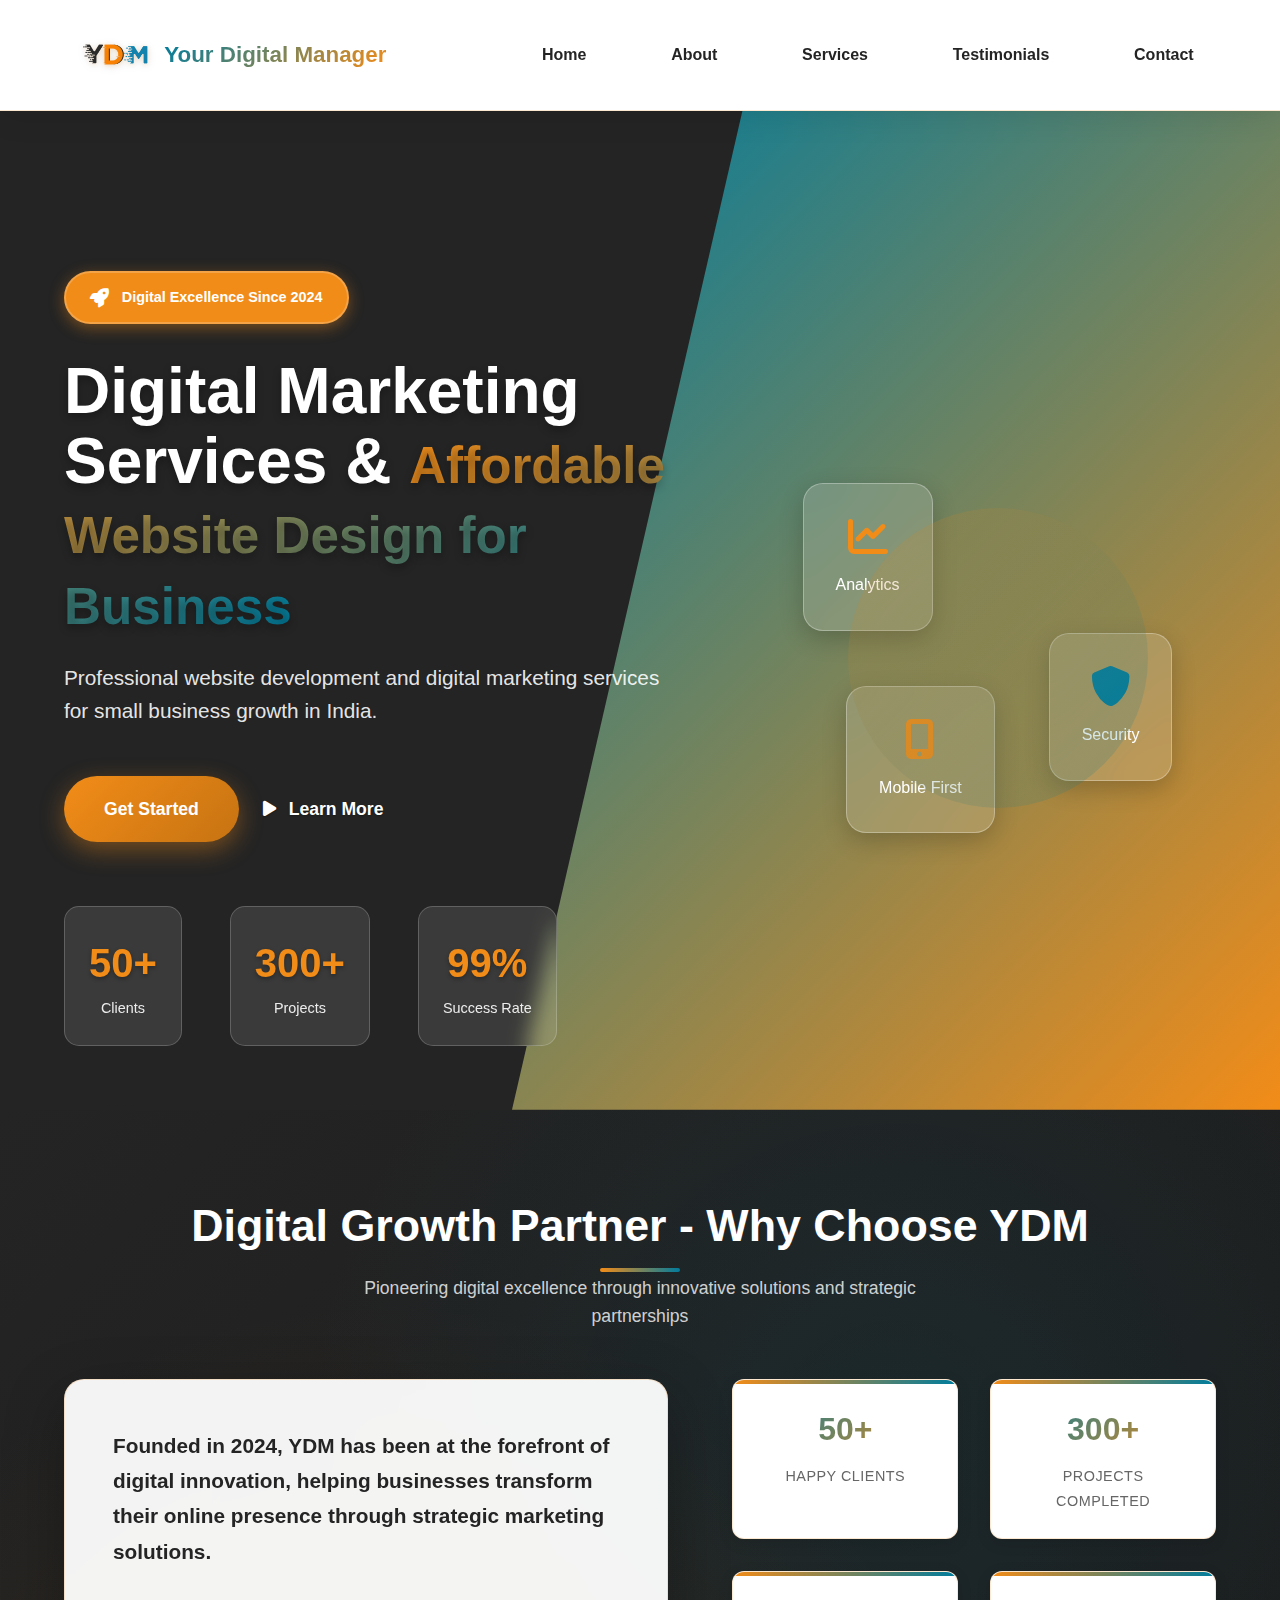
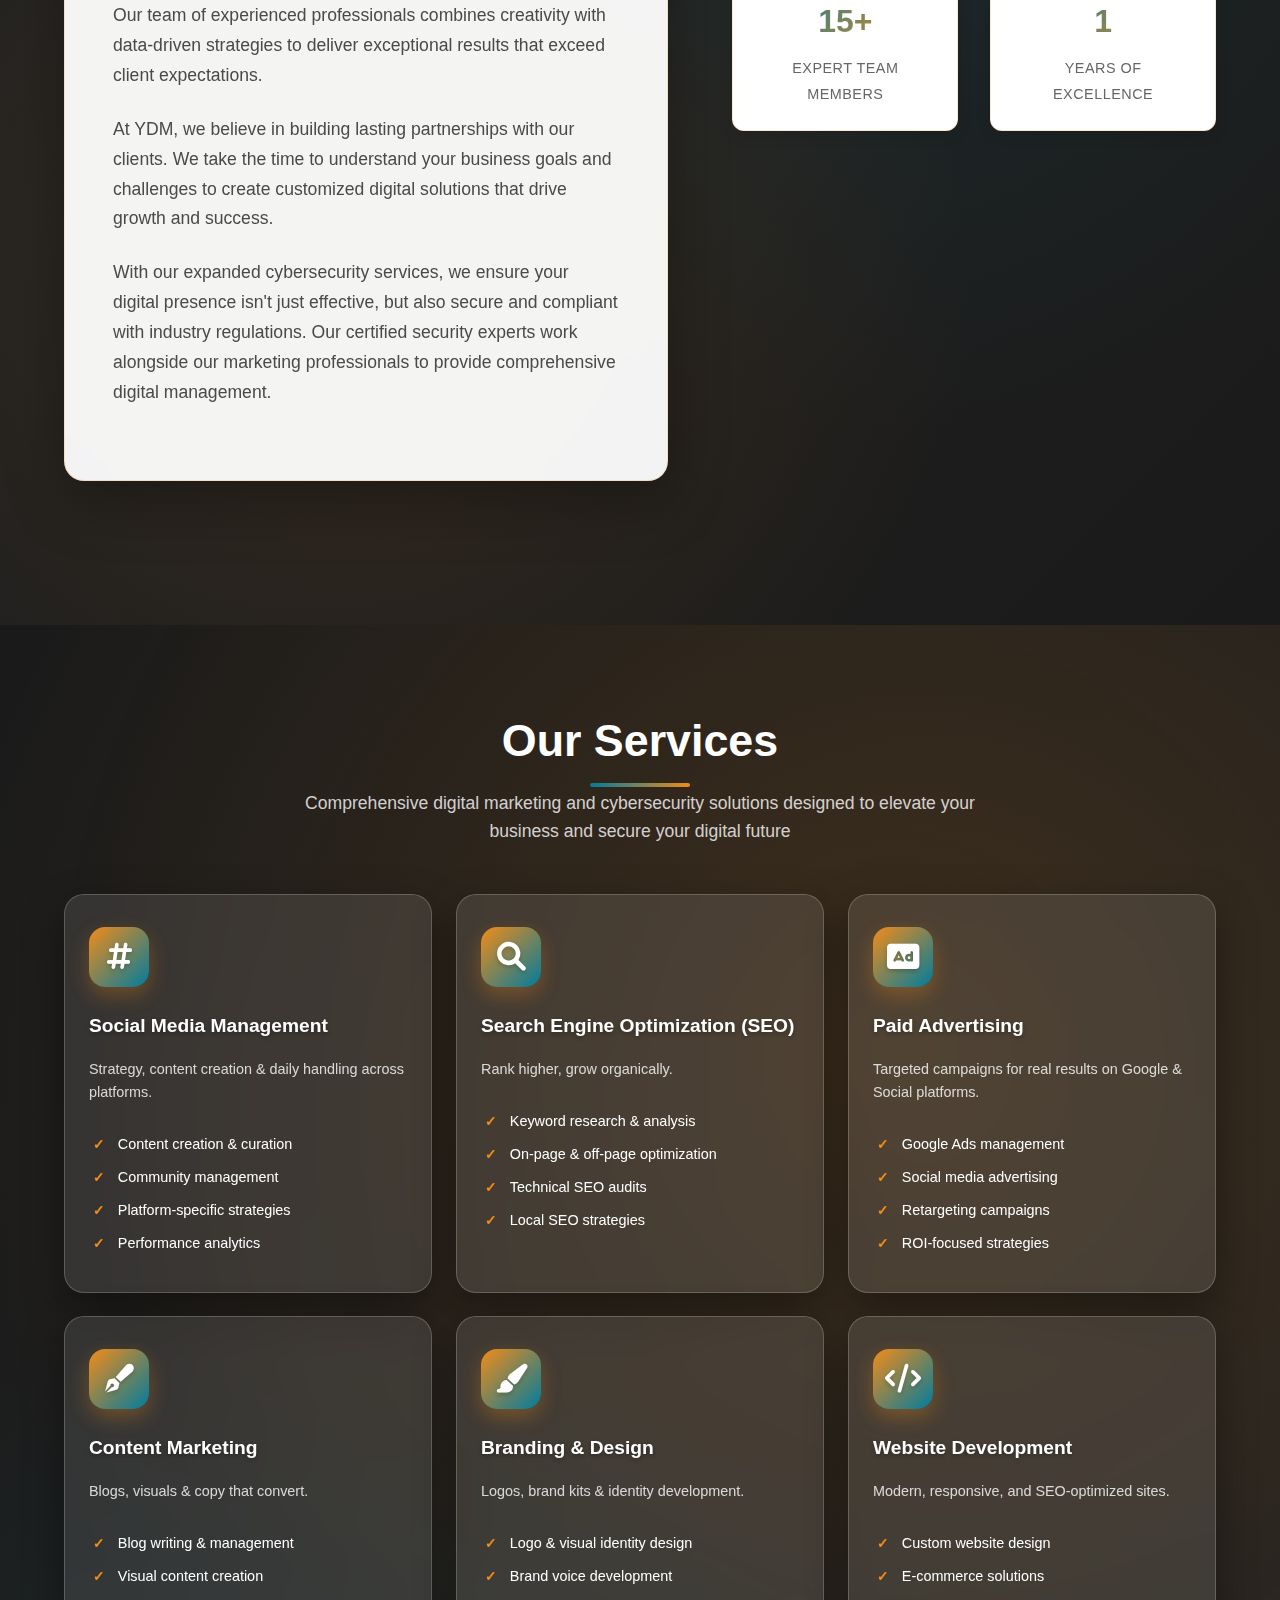
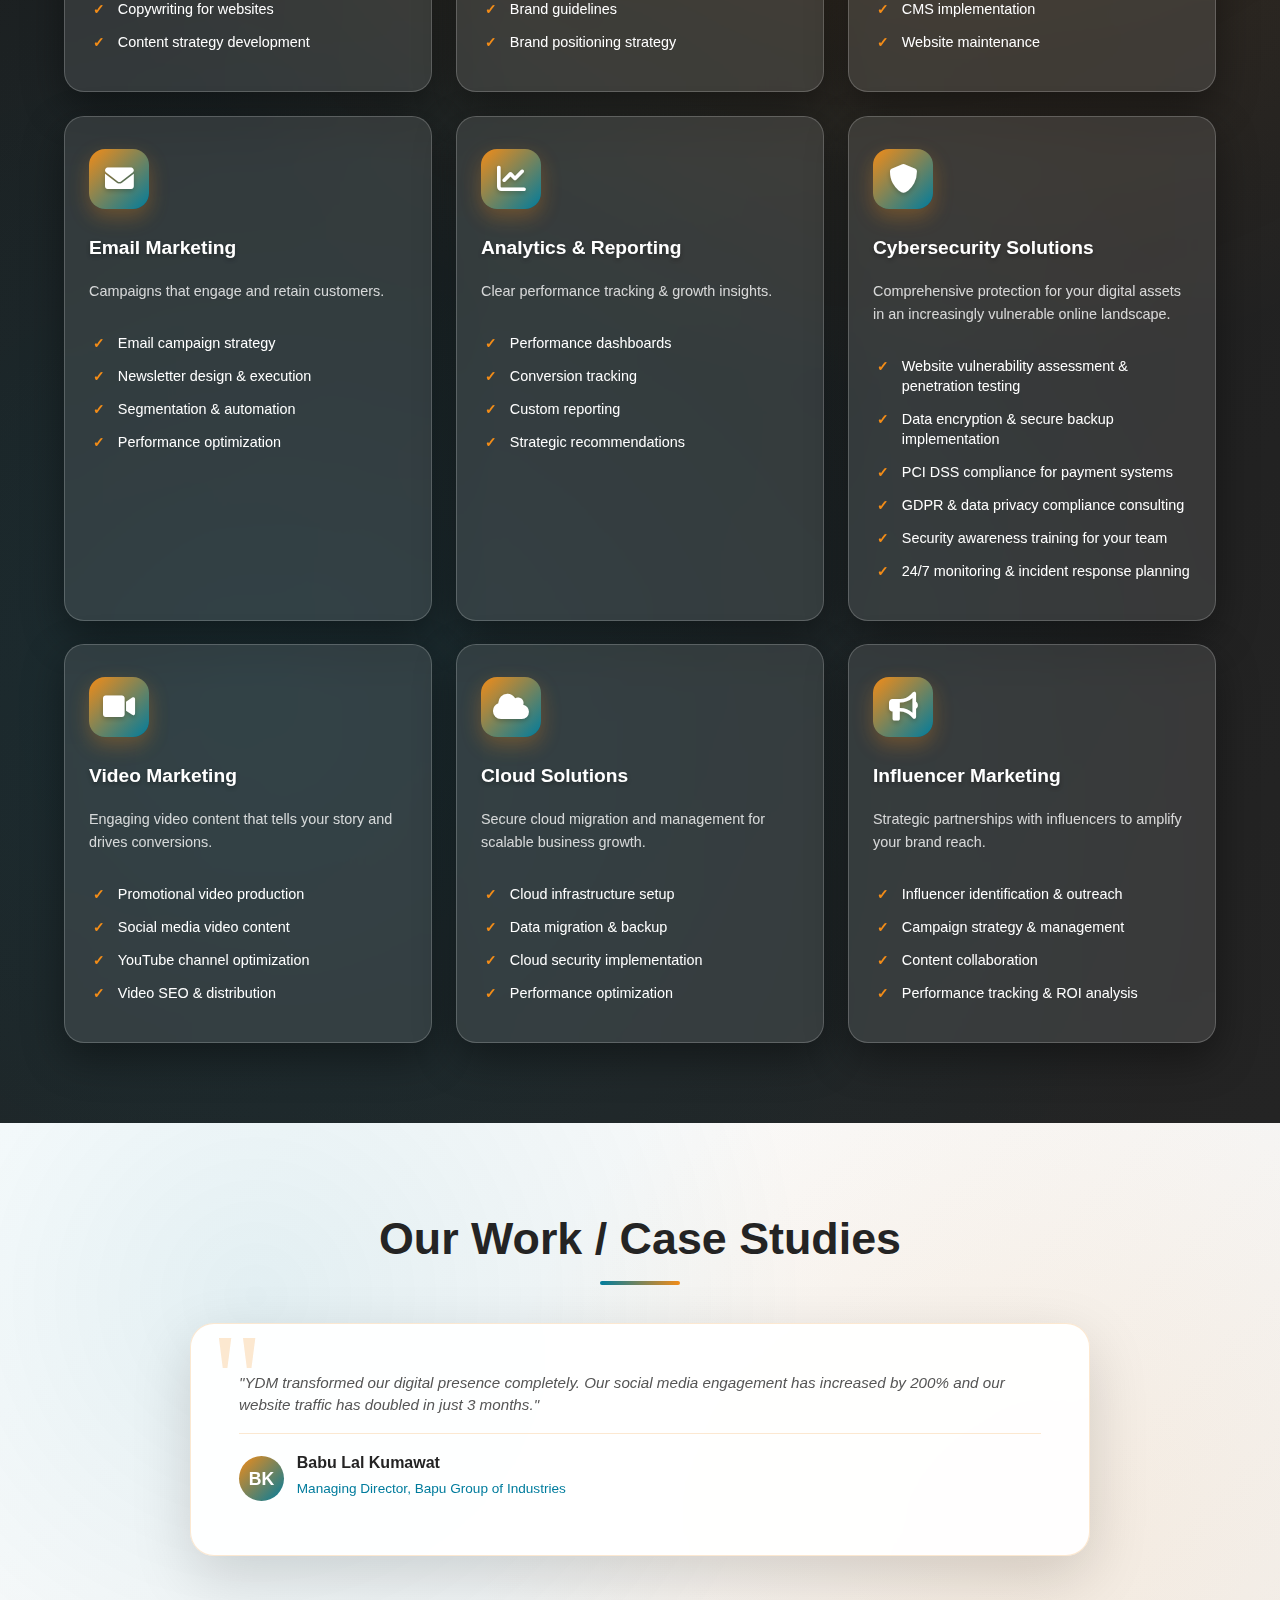
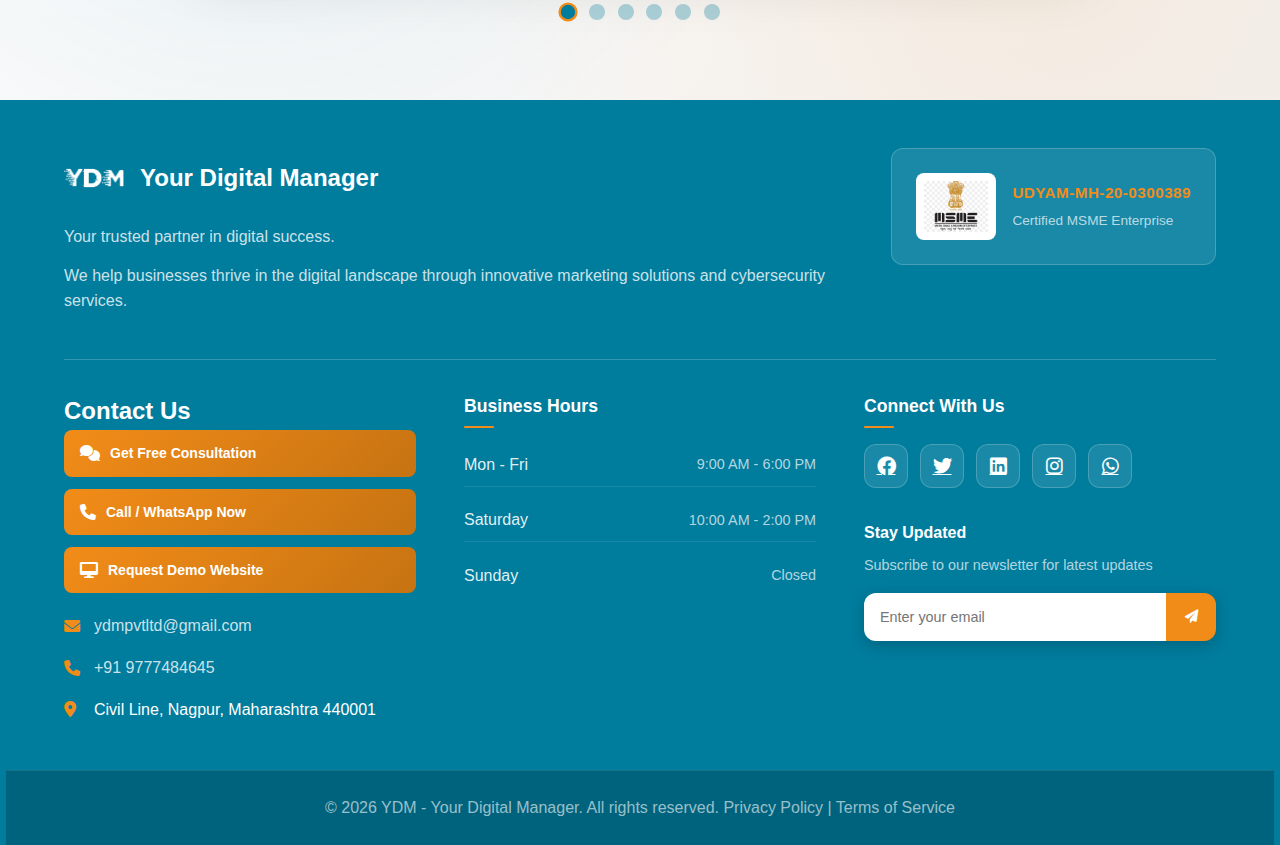
<file: index.html>
<!DOCTYPE html>
<html lang="en">
<head>
    <meta charset="UTF-8">
    <meta name="viewport" content="width=device-width, initial-scale=1.0">
    <title>Digital Marketing Services | Website Development Company - YDM</title>
    <meta name="description" content="YDM offers affordable website design and digital marketing services for small business in India. Your trusted digital growth partner.">
    <meta name="keywords" content="digital marketing, digital manager, web development, SEO, social media management, cybersecurity, Nagpur, Maharashtra, website design, online marketing, digital transformation">
    <meta name="author" content="YDM - Your Digital Manager">
    <meta name="robots" content="index, follow">
    <link rel="canonical" href="https://yourdigitalmanager.xyz">
    
    <!-- Open Graph / Facebook / WhatsApp Meta Tags -->
    <meta property="og:title" content="YDM - Your Digital Manager | Digital Marketing & Cybersecurity Solutions">
    <meta property="og:description" content="Transform your digital presence with YDM's comprehensive digital marketing, website development, and cybersecurity solutions. Professional services in Nagpur, Maharashtra.">
    <meta property="og:image" content="https://yourdigitalmanager.xyz/image/Logo.png">
    <meta property="og:image:alt" content="YDM - Your Digital Manager Logo">
    <meta property="og:image:width" content="1200">
    <meta property="og:image:height" content="630">
    <meta property="og:url" content="https://yourdigitalmanager.xyz">
    <meta property="og:type" content="website">
    <meta property="og:site_name" content="YDM - Your Digital Manager">
    <meta property="og:locale" content="en_IN">
    <meta property="fb:app_id" content="">
    <meta property="article:author" content="YDM - Your Digital Manager">
    <meta property="article:publisher" content="https://www.facebook.com/profile.php?id=61583702605677">
    
    <!-- Twitter Card Meta Tags -->
    <meta name="twitter:card" content="summary_large_image">
    <meta name="twitter:title" content="YDM - Your Digital Manager | Digital Marketing Solutions">
    <meta name="twitter:description" content="Transform your digital presence with comprehensive digital marketing, website development, and cybersecurity solutions in Nagpur.">
    <meta name="twitter:image" content="https://yourdigitalmanager.xyz/image/Logo.png">
    <meta name="twitter:image:alt" content="YDM - Your Digital Manager Logo">
    
    <!-- Additional SEO Meta Tags -->
    <meta name="theme-color" content="#667eea">
    <meta name="msapplication-TileColor" content="#667eea">
    <meta name="application-name" content="YDM - Your Digital Manager">
    <meta name="apple-mobile-web-app-title" content="YDM">
    <meta name="apple-mobile-web-app-capable" content="yes">
    <meta name="apple-mobile-web-app-status-bar-style" content="default">
    <meta name="mobile-web-app-capable" content="yes">
    <meta name="format-detection" content="telephone=no">
    <link rel="preconnect" href="https://fonts.googleapis.com">
    <link rel="preconnect" href="https://fonts.gstatic.com" crossorigin>
    <link rel="icon" type="image/png" href="image/Logo.png">
    <link rel="apple-touch-icon" href="image/Logo.png">
    <!-- Stylesheets -->
    <link rel="stylesheet" href="styles.css">
    <link rel="stylesheet" href="https://cdnjs.cloudflare.com/ajax/libs/font-awesome/6.0.0/css/all.min.css">
    
    <!-- Schema.org structured data -->
    <script type="application/ld+json">
    {
      "@context": "https://schema.org",
      "@type": "ProfessionalService",
      "name": "Your Digital Manager",
      "image": "https://yourdigitalmanager.xyz/image/Logo.png",
      "url": "https://yourdigitalmanager.xyz",
      "telephone": "+91 9777484645",
      "address": {
        "@type": "PostalAddress",
        "streetAddress": "Civil Line",
        "addressLocality": "Nagpur",
        "addressRegion": "Maharashtra",
        "postalCode": "440001",
        "addressCountry": "IN"
      },
      "geo": {
        "@type": "GeoCoordinates",
        "latitude": 21.1458,
        "longitude": 79.0882
      },
      "openingHoursSpecification": [
        {
          "@type": "OpeningHoursSpecification",
          "dayOfWeek": ["Monday", "Tuesday", "Wednesday", "Thursday", "Friday"],
          "opens": "09:00",
          "closes": "18:00"
        },
        {
          "@type": "OpeningHoursSpecification",
          "dayOfWeek": "Saturday",
          "opens": "10:00",
          "closes": "14:00"
        }
      ],
      "sameAs": [
        "https://www.facebook.com/profile.php?id=61583702605677",
        "https://x.com/ydm_yourdigital",
        "https://www.instagram.com/your.digital.manager/",
        "https://linkedin.com/company/your-digital-manager"
      ]
    }
    </script>
</head>
<body>
    <header id="home" class="modern-header">
        <nav aria-label="Main Navigation">
            <div class="nav__brand">
                <a href="#home" class="logo">
                    <img src="image/Logo.png" alt="Digital Marketing Services & Website Development Company - YDM" class="logo__image">
                    <div class="logo__text-wrapper">
                        <span class="logo__text">Your Digital Manager</span>
                    </div>
                </a>
            </div>
            <div class="nav-links">
                <a href="#home">Home</a>
                <a href="#about">About</a>
                <a href="#services">Services</a>
                <a href="#testimonials">Testimonials</a>
                <a href="#contact">Contact</a>
            </div>
            <div class="menu-btn" aria-label="Mobile Menu Button">
                <i class="fas fa-bars" aria-hidden="true"></i>
            </div>
        </nav>
        <div class="hero">
            <div class="hero-content">
                <div class="hero-badge">
                    <i class="fas fa-rocket"></i>
                    <span>Digital Excellence Since 2024</span>
                </div>
                <h1>Digital Marketing Services & <span class="highlight">Affordable Website Design for Business</span></h1>
                <p class="tagline">Professional website development and digital marketing services for small business growth in India.</p>
                <div class="hero-buttons">
                    <a href="#services" class="cta-primary">Get Started</a>
                    <a href="#about" class="cta-secondary">
                        <i class="fas fa-play"></i>
                        Learn More
                    </a>
                </div>
                <div class="hero-stats">
                    <div class="stat">
                        <span class="number">50+</span>
                        <span class="label">Clients</span>
                    </div>
                    <div class="stat">
                        <span class="number">300+</span>
                        <span class="label">Projects</span>
                    </div>
                    <div class="stat">
                        <span class="number">99%</span>
                        <span class="label">Success Rate</span>
                    </div>
                </div>
            </div>
            <div class="hero-visual">
                <div class="floating-card card-1">
                    <i class="fas fa-chart-line"></i>
                    <span>Analytics</span>
                </div>
                <div class="floating-card card-2">
                    <i class="fas fa-shield-alt"></i>
                    <span>Security</span>
                </div>
                <div class="floating-card card-3">
                    <i class="fas fa-mobile-alt"></i>
                    <span>Mobile First</span>
                </div>
                <div class="hero-shape"></div>
            </div>
        </div>
    </header>

    <main id="main-content">
        <section id="about" class="about">
            <div class="container">
                <h2>Digital Growth Partner - Why Choose YDM</h2>
                <p class="about-subtitle">Pioneering digital excellence through innovative solutions and strategic partnerships</p>
                <div class="about-content">
                    <div class="about-text">
                        <p>Founded in 2024, YDM has been at the forefront of digital innovation, helping businesses transform their online presence through strategic marketing solutions.</p>
                        <p>Our team of experienced professionals combines creativity with data-driven strategies to deliver exceptional results that exceed client expectations.</p>
                        <p>At YDM, we believe in building lasting partnerships with our clients. We take the time to understand your business goals and challenges to create customized digital solutions that drive growth and success.</p>
                        <p>With our expanded cybersecurity services, we ensure your digital presence isn't just effective, but also secure and compliant with industry regulations. Our certified security experts work alongside our marketing professionals to provide comprehensive digital management.</p>
                    </div>
                    <div class="about-stats">
                        <div class="stat-item">
                            <span class="stat-number">50+</span>
                            <span class="stat-label">Happy Clients</span>
                        </div>
                        <div class="stat-item">
                            <span class="stat-number">300+</span>
                            <span class="stat-label">Projects Completed</span>
                        </div>
                        <div class="stat-item">
                            <span class="stat-number">15+</span>
                            <span class="stat-label">Expert Team Members</span>
                        </div>
                        <div class="stat-item">
                            <span class="stat-number">1</span>
                            <span class="stat-label">Years of Excellence</span>
                        </div>
                    </div>
                </div>
            </div>
        </section>

        <section id="services" class="services">
            <div class="container">
                <h2>Our Services</h2>
                <p class="section-description">Comprehensive digital marketing and cybersecurity solutions designed to elevate your business and secure your digital future</p>
                <div class="services-grid">
                    <article class="service-card" itemscope itemtype="https://schema.org/Service">
                        <div class="service-icon">
                            <i class="fas fa-hashtag" aria-hidden="true"></i>
                        </div>
                        <h3 itemprop="name">Social Media Management</h3>
                        <p itemprop="description">Strategy, content creation & daily handling across platforms.</p>
                        <ul class="service-features">
                            <li>Content creation & curation</li>
                            <li>Community management</li>
                            <li>Platform-specific strategies</li>
                            <li>Performance analytics</li>
                        </ul>
                    </article>
                    <article class="service-card" itemscope itemtype="https://schema.org/Service">
                        <div class="service-icon">
                            <i class="fas fa-search" aria-hidden="true"></i>
                        </div>
                        <h3 itemprop="name">Search Engine Optimization (SEO)</h3>
                        <p itemprop="description">Rank higher, grow organically.</p>
                        <ul class="service-features">
                            <li>Keyword research & analysis</li>
                            <li>On-page & off-page optimization</li>
                            <li>Technical SEO audits</li>
                            <li>Local SEO strategies</li>
                        </ul>
                    </article>
                    <article class="service-card" itemscope itemtype="https://schema.org/Service">
                        <div class="service-icon">
                            <i class="fas fa-ad" aria-hidden="true"></i>
                        </div>
                        <h3 itemprop="name">Paid Advertising</h3>
                        <p itemprop="description">Targeted campaigns for real results on Google & Social platforms.</p>
                        <ul class="service-features">
                            <li>Google Ads management</li>
                            <li>Social media advertising</li>
                            <li>Retargeting campaigns</li>
                            <li>ROI-focused strategies</li>
                        </ul>
                    </article>
                    <article class="service-card" itemscope itemtype="https://schema.org/Service">
                        <div class="service-icon">
                            <i class="fas fa-pen-fancy" aria-hidden="true"></i>
                        </div>
                        <h3 itemprop="name">Content Marketing</h3>
                        <p itemprop="description">Blogs, visuals & copy that convert.</p>
                        <ul class="service-features">
                            <li>Blog writing & management</li>
                            <li>Visual content creation</li>
                            <li>Copywriting for websites</li>
                            <li>Content strategy development</li>
                        </ul>
                    </article>
                    <article class="service-card" itemscope itemtype="https://schema.org/Service">
                        <div class="service-icon">
                            <i class="fas fa-paint-brush" aria-hidden="true"></i>
                        </div>
                        <h3 itemprop="name">Branding & Design</h3>
                        <p itemprop="description">Logos, brand kits & identity development.</p>
                        <ul class="service-features">
                            <li>Logo & visual identity design</li>
                            <li>Brand voice development</li>
                            <li>Brand guidelines</li>
                            <li>Brand positioning strategy</li>
                        </ul>
                    </article>
                    <article class="service-card" itemscope itemtype="https://schema.org/Service">
                        <div class="service-icon">
                            <i class="fas fa-code" aria-hidden="true"></i>
                        </div>
                        <h3 itemprop="name">Website Development</h3>
                        <p itemprop="description">Modern, responsive, and SEO-optimized sites.</p>
                        <ul class="service-features">
                            <li>Custom website design</li>
                            <li>E-commerce solutions</li>
                            <li>CMS implementation</li>
                            <li>Website maintenance</li>
                        </ul>
                    </article>
                    <article class="service-card" itemscope itemtype="https://schema.org/Service">
                        <div class="service-icon">
                            <i class="fas fa-envelope" aria-hidden="true"></i>
                        </div>
                        <h3 itemprop="name">Email Marketing</h3>
                        <p itemprop="description">Campaigns that engage and retain customers.</p>
                        <ul class="service-features">
                            <li>Email campaign strategy</li>
                            <li>Newsletter design & execution</li>
                            <li>Segmentation & automation</li>
                            <li>Performance optimization</li>
                        </ul>
                    </article>
                    <article class="service-card" itemscope itemtype="https://schema.org/Service">
                        <div class="service-icon">
                            <i class="fas fa-chart-line" aria-hidden="true"></i>
                        </div>
                        <h3 itemprop="name">Analytics & Reporting</h3>
                        <p itemprop="description">Clear performance tracking & growth insights.</p>
                        <ul class="service-features">
                            <li>Performance dashboards</li>
                            <li>Conversion tracking</li>
                            <li>Custom reporting</li>
                            <li>Strategic recommendations</li>
                        </ul>
                    </article>
                    <article class="service-card" itemscope itemtype="https://schema.org/Service">
                        <div class="service-icon">
                            <i class="fas fa-shield-alt" aria-hidden="true"></i>
                        </div>
                        <h3 itemprop="name">Cybersecurity Solutions</h3>
                        <p itemprop="description">Comprehensive protection for your digital assets in an increasingly vulnerable online landscape.</p>
                        <ul class="service-features">
                            <li>Website vulnerability assessment & penetration testing</li>
                            <li>Data encryption & secure backup implementation</li>
                            <li>PCI DSS compliance for payment systems</li>
                            <li>GDPR & data privacy compliance consulting</li>
                            <li>Security awareness training for your team</li>
                            <li>24/7 monitoring & incident response planning</li>
                        </ul>
                    </article>
                    <article class="service-card" itemscope itemtype="https://schema.org/Service">
                        <div class="service-icon">
                            <i class="fas fa-video" aria-hidden="true"></i>
                        </div>
                        <h3 itemprop="name">Video Marketing</h3>
                        <p itemprop="description">Engaging video content that tells your story and drives conversions.</p>
                        <ul class="service-features">
                            <li>Promotional video production</li>
                            <li>Social media video content</li>
                            <li>YouTube channel optimization</li>
                            <li>Video SEO & distribution</li>
                        </ul>
                    </article>
                    <article class="service-card" itemscope itemtype="https://schema.org/Service">
                        <div class="service-icon">
                            <i class="fas fa-cloud" aria-hidden="true"></i>
                        </div>
                        <h3 itemprop="name">Cloud Solutions</h3>
                        <p itemprop="description">Secure cloud migration and management for scalable business growth.</p>
                        <ul class="service-features">
                            <li>Cloud infrastructure setup</li>
                            <li>Data migration & backup</li>
                            <li>Cloud security implementation</li>
                            <li>Performance optimization</li>
                        </ul>
                    </article>
                    <article class="service-card" itemscope itemtype="https://schema.org/Service">
                        <div class="service-icon">
                            <i class="fas fa-bullhorn" aria-hidden="true"></i>
                        </div>
                        <h3 itemprop="name">Influencer Marketing</h3>
                        <p itemprop="description">Strategic partnerships with influencers to amplify your brand reach.</p>
                        <ul class="service-features">
                            <li>Influencer identification & outreach</li>
                            <li>Campaign strategy & management</li>
                            <li>Content collaboration</li>
                            <li>Performance tracking & ROI analysis</li>
                        </ul>
                    </article>
                </div>
            </div>
        </section>

        <section id="testimonials" class="testimonials">
            <div class="container">
                <h2>Our Work / Case Studies</h2>
                <div class="testimonial-slider">
                    <div class="testimonial-slide" itemscope itemtype="https://schema.org/Review">
                        <div class="testimonial-content">
                            <p itemprop="reviewBody">"YDM transformed our digital presence completely. Our social media engagement has increased by 200% and our website traffic has doubled in just 3 months."</p>
                            <div class="client-info">
                                <div class="client-avatar">BK</div>
                                <div class="client-details">
                                    <h4 itemprop="author" itemscope itemtype="https://schema.org/Person"><span itemprop="name">Babu Lal Kumawat</span></h4>
                                    <p><span itemprop="jobTitle">Managing Director</span>, <span itemprop="worksFor">Bapu Group of Industries</span></p>
                                </div>
                                <meta itemprop="datePublished" content="2023-11-15">
                                <div itemprop="reviewRating" itemscope itemtype="https://schema.org/Rating" class="hidden">
                                    <meta itemprop="ratingValue" content="5">
                                    <meta itemprop="bestRating" content="5">
                                </div>
                            </div>
                        </div>
                    </div>
                    <div class="testimonial-slide" itemscope itemtype="https://schema.org/Review">
                        <div class="testimonial-content">
                            <p itemprop="reviewBody">"The team at YDM understands our business goals perfectly. Their strategic approach to our digital marketing has resulted in a 45% increase in qualified leads."</p>
                            <div class="client-info">
                                <div class="client-avatar">YR</div>
                                <div class="client-details">
                                    <h4 itemprop="author" itemscope itemtype="https://schema.org/Person"><span itemprop="name">Dr. Y.V. Ramana</span></h4>
                                    <p><span itemprop="jobTitle">Chairman</span>, <span itemprop="worksFor">IIMM,Nagpur Branch</span></p>
                                </div>
                                <meta itemprop="datePublished" content="2023-11-15">
                                <div itemprop="reviewRating" itemscope itemtype="https://schema.org/Rating" class="hidden">
                                    <meta itemprop="ratingValue" content="5">
                                    <meta itemprop="bestRating" content="5">
                                </div>
                            </div>
                        </div>
                    </div>
                    <div class="testimonial-slide" itemscope itemtype="https://schema.org/Review">
                        <div class="testimonial-content">
                            <p itemprop="reviewBody">"Working with YDM has been a game-changer for our brand. Their creative campaigns and data-driven strategies have helped us establish a strong online presence."</p>
                            <div class="client-info">
                                <div class="client-avatar">PM</div>
                                <div class="client-details">
                                    <h4 itemprop="author" itemscope itemtype="https://schema.org/Person"><span itemprop="name">Prakash Mohapatra</span></h4>
                                    <p><span itemprop="jobTitle">CEO</span>, <span itemprop="worksFor">Prave Associates Pvt. Ltd.</span></p>
                                </div>
                                <meta itemprop="datePublished" content="2023-11-15">
                                <div itemprop="reviewRating" itemscope itemtype="https://schema.org/Rating" class="hidden">
                                    <meta itemprop="ratingValue" content="5">
                                    <meta itemprop="bestRating" content="5">
                                </div>
                            </div>
                        </div>
                    </div>
                    <div class="testimonial-slide" itemscope itemtype="https://schema.org/Review">
                        <div class="testimonial-content">
                            <p itemprop="reviewBody">"After experiencing a data breach, we turned to YDM for their cybersecurity expertise. Their team implemented robust security measures and trained our staff, giving us peace of mind and protecting our customers' data. Their 24/7 monitoring has been invaluable."</p>
                            <div class="client-info">
                                <div class="client-avatar">AM</div>
                                <div class="client-details">
                                    <h4 itemprop="author" itemscope itemtype="https://schema.org/Person"><span itemprop="name">Amitashu Mohapatra</span></h4>
                                    <p><span itemprop="jobTitle">CTO</span>, <span itemprop="worksFor">Espire Systems Pvt. Ltd.</span></p>
                                </div>
                                <meta itemprop="datePublished" content="2023-11-15">
                                <div itemprop="reviewRating" itemscope itemtype="https://schema.org/Rating" class="hidden">
                                    <meta itemprop="ratingValue" content="5">
                                    <meta itemprop="bestRating" content="5">
                                </div>
                            </div>
                        </div>
                    </div>
                    <div class="testimonial-slide" itemscope itemtype="https://schema.org/Review">
                        <div class="testimonial-content">
                            <p itemprop="reviewBody">"YDM's digital marketing expertise helped us establish Just Makhana as a premium brand in the healthy snacks market. Their strategic social media campaigns and e-commerce optimization increased our online sales by 180% within 6 months."</p>
                            <div class="client-info">
                                <div class="client-avatar">SM</div>
                                <div class="client-details">
                                    <h4 itemprop="author" itemscope itemtype="https://schema.org/Person"><span itemprop="name">Saurabh Mukhia</span></h4>
                                    <p><span itemprop="jobTitle">Managing Director</span>, <span itemprop="worksFor">MANVIYA ENTERPRISES</span></p>
                                </div>
                                <meta itemprop="datePublished" content="2023-11-15">
                                <div itemprop="reviewRating" itemscope itemtype="https://schema.org/Rating" class="hidden">
                                    <meta itemprop="ratingValue" content="5">
                                    <meta itemprop="bestRating" content="5">
                                </div>
                            </div>
                        </div>
                    </div>
                    <div class="testimonial-slide" itemscope itemtype="https://schema.org/Review">
                        <div class="testimonial-content">
                            <p itemprop="reviewBody">"YDM's creative digital marketing strategies helped Touchwood Beauty Studio become Nagpur's most sought-after beauty destination. Their social media campaigns and online booking system increased our client base by 250% and streamlined our operations perfectly."</p>
                            <div class="client-info">
                                <div class="client-avatar">KK</div>
                                <div class="client-details">
                                    <h4 itemprop="author" itemscope itemtype="https://schema.org/Person"><span itemprop="name">Kiran Khodke</span></h4>
                                    <p><span itemprop="jobTitle">Expert Beautician & Founder</span>, <span itemprop="worksFor">Touchwood Beauty Studio</span></p>
                                </div>
                                <meta itemprop="datePublished" content="2023-11-15">
                                <div itemprop="reviewRating" itemscope itemtype="https://schema.org/Rating" class="hidden">
                                    <meta itemprop="ratingValue" content="5">
                                    <meta itemprop="bestRating" content="5">
                                </div>
                            </div>
                        </div>
                    </div>
                </div>
                <div class="testimonial-dots">
                    <span class="dot active"></span>
                    <span class="dot"></span>
                    <span class="dot"></span>
                    <span class="dot"></span>
                    <span class="dot"></span>
                    <span class="dot"></span>
                </div>
            </div>
        </section>
    </main>

    <footer id="contact" itemscope itemtype="https://schema.org/Organization">
        <div class="footer-main">
            <div class="footer-top">
                <div class="footer-brand">
                    <div class="brand-info">
                        <div class="footer-logo">
                            <img src="image/Logo.png" alt="YDM Logo" class="footer-logo-img">
                            <h3 itemprop="name">Your Digital Manager</h3>
                        </div>
                        <p itemprop="slogan">Your trusted partner in digital success.</p>
                        <p itemprop="description">We help businesses thrive in the digital landscape through innovative marketing solutions and cybersecurity services.</p>
                    </div>
                    <div class="udyam-certificate">
                        <img src="image/udyam.png" alt="UDYAM Registration Certificate" class="udyam-logo">
                        <div class="udyam-info">
                            <p class="udyam-number">UDYAM-MH-20-0300389</p>
                            <p class="udyam-text">Certified MSME Enterprise</p>
                        </div>
                    </div>
                </div>
            </div>
            
            <div class="footer-content">
                <div class="footer-section">
                    <h2>Contact Us</h2>
                    <div class="contact-cta-buttons">
                        <a href="mailto:ydmpvtltd@gmail.com" class="cta-button consultation">
                            <i class="fas fa-comments"></i>
                            <span>Get Free Consultation</span>
                        </a>
                        <a href="tel:+919777484645" class="cta-button call-whatsapp">
                            <i class="fas fa-phone"></i>
                            <span>Call / WhatsApp Now</span>
                        </a>
                        <a href="mailto:ydmpvtltd@gmail.com?subject=Request Demo Website" class="cta-button demo">
                            <i class="fas fa-desktop"></i>
                            <span>Request Demo Website</span>
                        </a>
                    </div>
                    <div class="contact-item">
                        <i class="fas fa-envelope"></i>
                        <a href="mailto:ydmpvtltd@gmail.com" itemprop="email">ydmpvtltd@gmail.com</a>
                    </div>
                    <div class="contact-item">
                        <i class="fas fa-phone"></i>
                        <a href="tel:+919777484645" itemprop="telephone">+91 9777484645</a>
                    </div>
                    <div class="contact-item">
                        <i class="fas fa-map-marker-alt"></i>
                        <span itemprop="address" itemscope itemtype="https://schema.org/PostalAddress">
                            <span itemprop="streetAddress">Civil Line</span>, <span itemprop="addressLocality">Nagpur</span>, <span itemprop="addressRegion">Maharashtra</span> <span itemprop="postalCode">440001</span>
                        </span>
                    </div>
                </div>
                
                <div class="footer-section">
                    <h4>Business Hours</h4>
                    <div class="hours-item" itemprop="openingHoursSpecification" itemscope itemtype="https://schema.org/OpeningHoursSpecification">
                        <meta itemprop="dayOfWeek" content="Monday Tuesday Wednesday Thursday Friday">
                        <meta itemprop="opens" content="09:00:00">
                        <meta itemprop="closes" content="18:00:00">
                        <span class="days">Mon - Fri</span>
                        <span class="time">9:00 AM - 6:00 PM</span>
                    </div>
                    <div class="hours-item" itemprop="openingHoursSpecification" itemscope itemtype="https://schema.org/OpeningHoursSpecification">
                        <meta itemprop="dayOfWeek" content="Saturday">
                        <meta itemprop="opens" content="10:00:00">
                        <meta itemprop="closes" content="14:00:00">
                        <span class="days">Saturday</span>
                        <span class="time">10:00 AM - 2:00 PM</span>
                    </div>
                    <div class="hours-item">
                        <span class="days">Sunday</span>
                        <span class="time">Closed</span>
                    </div>
                </div>
                
                <div class="footer-section">
                    <h4>Connect With Us</h4>
                    <div class="social-links">
                        <a href="https://www.facebook.com/profile.php?id=61583702605677" target="_blank" rel="noopener" aria-label="Follow us on Facebook"><i class="fab fa-facebook"></i></a>
                        <a href="https://x.com/ydm_yourdigital" target="_blank" rel="noopener" aria-label="Follow us on Twitter"><i class="fab fa-twitter"></i></a>
                        <a href="https://linkedin.com/company/your-digital-manager" target="_blank" rel="noopener" aria-label="Follow us on LinkedIn"><i class="fab fa-linkedin"></i></a>
                        <a href="https://www.instagram.com/your.digital.manager/" target="_blank" rel="noopener" aria-label="Follow us on Instagram"><i class="fab fa-instagram"></i></a>
                        <a href="https://wa.me/919777484645" target="_blank" rel="noopener" aria-label="Contact us on WhatsApp"><i class="fab fa-whatsapp"></i></a>
                    </div>
                    
                    <div class="newsletter">
                        <h5>Stay Updated</h5>
                        <p>Subscribe to our newsletter for latest updates</p>
                        <form class="newsletter-form" action="/subscribe" method="post">
                            <input type="email" id="email-subscribe" name="email" placeholder="Enter your email" required>
                            <button type="submit"><i class="fas fa-paper-plane"></i></button>
                        </form>
                    </div>
                </div>
            </div>
        </div>
        <div class="footer-bottom">
            <p>&copy; <span id="current-year">2024</span> YDM - Your Digital Manager. All rights reserved. <a href="privacy-policy.html">Privacy Policy</a> | <a href="terms-of-service.html">Terms of Service</a></p>
        </div>
    </footer>

    <script src="script.js"></script>
</body>
</html>
</file>
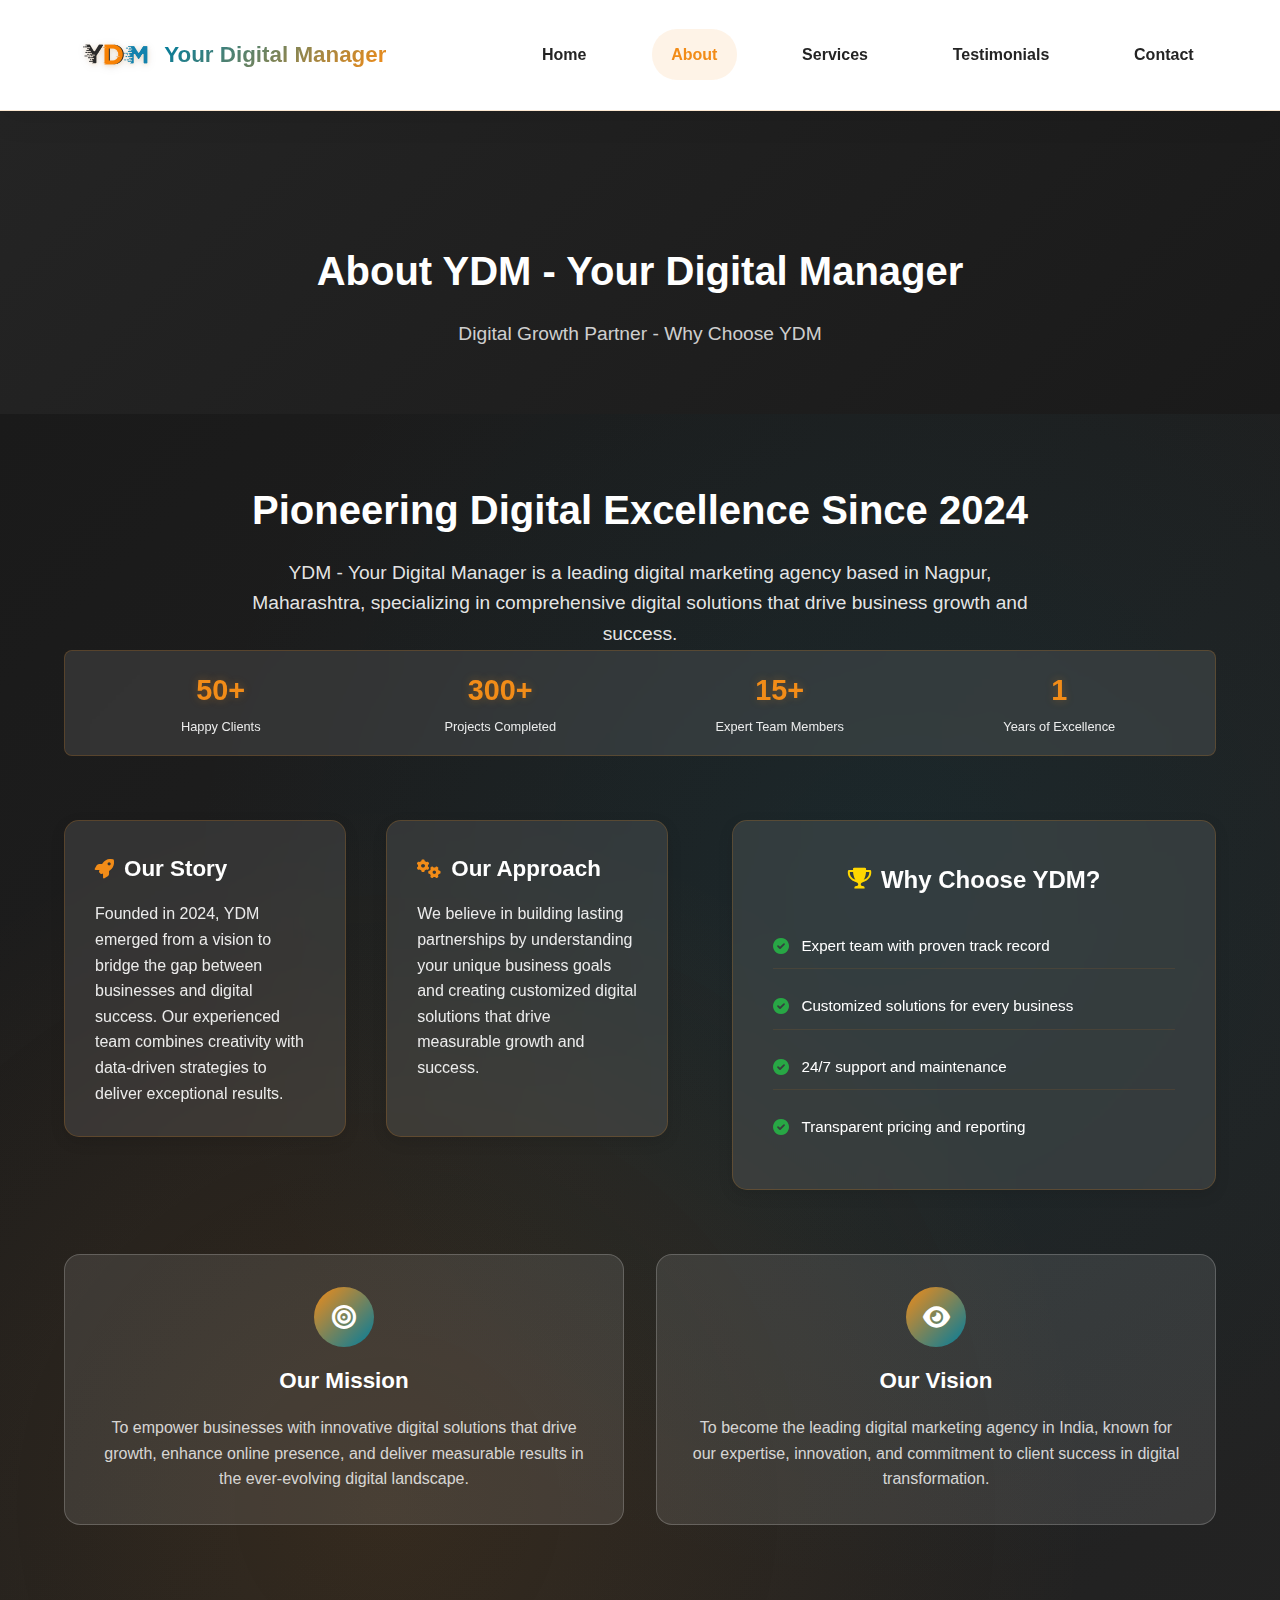
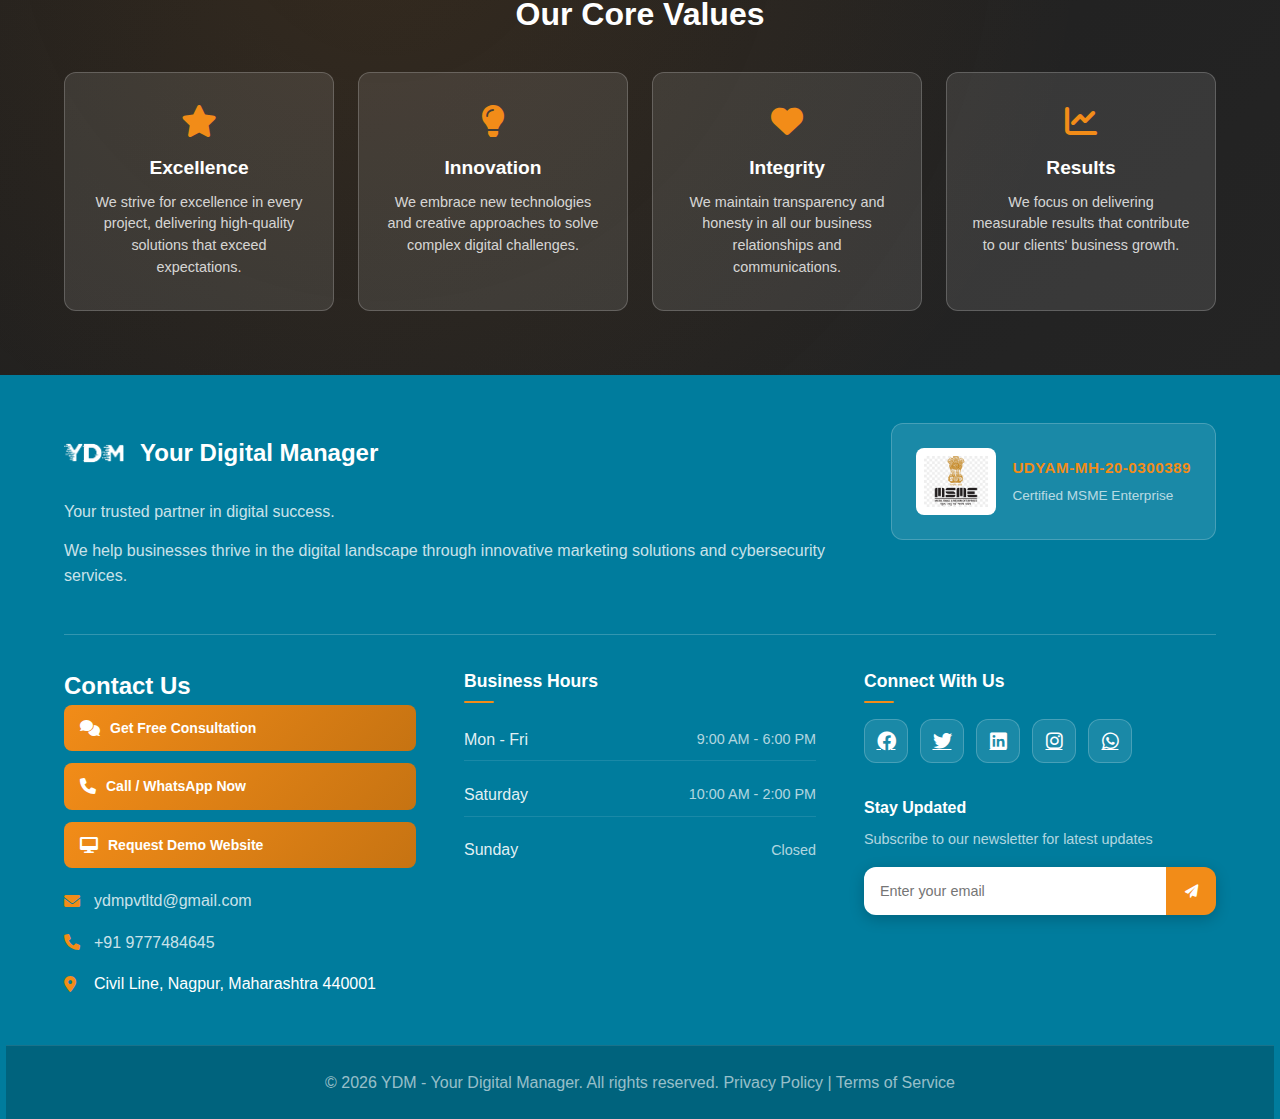
<file: about.html>
<!DOCTYPE html>
<html lang="en">
<head>
    <meta charset="UTF-8">
    <meta name="viewport" content="width=device-width, initial-scale=1.0">
    <title>About YDM - Your Digital Manager | Best Digital Marketing Company Nagpur</title>
    <meta name="description" content="Learn about YDM - Your Digital Manager, leading digital marketing company in Nagpur & Bhubaneswar. Expert team providing website development, SEO, and cybersecurity solutions since 2024.">
    <meta name="keywords" content="about YDM, digital marketing company Nagpur, website developer near me, digital agency Bhubaneswar, SEO company, web development team">
    <meta name="author" content="YDM - Your Digital Manager">
    <meta name="robots" content="index, follow">
    <link rel="canonical" href="https://yourdigitalmanager.xyz/about.html">
    
    <!-- Open Graph Meta Tags -->
    <meta property="og:title" content="About YDM - Your Digital Manager | Best Digital Marketing Company Nagpur">
    <meta property="og:description" content="Learn about YDM - Your Digital Manager, leading digital marketing company in Nagpur & Bhubaneswar. Expert team providing website development, SEO, and cybersecurity solutions since 2024.">
    <meta property="og:image" content="https://yourdigitalmanager.xyz/image/Logo.png">
    <meta property="og:url" content="https://yourdigitalmanager.xyz/about.html">
    <meta property="og:type" content="website">
    <meta property="og:site_name" content="YDM - Your Digital Manager">
    
    <!-- Twitter Card Meta Tags -->
    <meta name="twitter:card" content="summary_large_image">
    <meta name="twitter:title" content="About YDM - Your Digital Manager | Best Digital Marketing Company Nagpur">
    <meta name="twitter:description" content="Learn about YDM - Your Digital Manager, leading digital marketing company in Nagpur & Bhubaneswar. Expert team providing website development, SEO, and cybersecurity solutions since 2024.">
    <meta name="twitter:image" content="https://yourdigitalmanager.xyz/image/Logo.png">
    
    <!-- Additional SEO Meta Tags -->
    <meta name="geo.region" content="IN-MH">
    <meta name="geo.placename" content="Nagpur">
    <meta name="geo.position" content="21.1458;79.0882">
    <meta name="ICBM" content="21.1458, 79.0882">
    <meta name="theme-color" content="#F28C18">
    
    <link rel="icon" type="image/png" href="image/Logo.png">
    <link rel="apple-touch-icon" href="image/Logo.png">
    <link rel="stylesheet" href="styles.css">
    <link rel="stylesheet" href="https://cdnjs.cloudflare.com/ajax/libs/font-awesome/6.0.0/css/all.min.css">
    
    <!-- JSON-LD Structured Data -->
    <script type="application/ld+json">
    {
        "@context": "https://schema.org",
        "@type": "Organization",
        "name": "YDM - Your Digital Manager",
        "alternateName": "YDM",
        "url": "https://yourdigitalmanager.xyz",
        "logo": "https://yourdigitalmanager.xyz/image/Logo.png",
        "description": "Leading digital marketing company in Nagpur and Bhubaneswar providing website development, SEO, and cybersecurity solutions.",
        "foundingDate": "2024",
        "address": {
            "@type": "PostalAddress",
            "addressLocality": "Nagpur",
            "addressRegion": "Maharashtra",
            "addressCountry": "IN"
        },
        "contactPoint": {
            "@type": "ContactPoint",
            "telephone": "+91-9777484645",
            "contactType": "customer service",
            "email": "ydmpvtltd@gmail.com"
        },
        "sameAs": [
            "https://yourdigitalmanager.xyz"
        ],
        "serviceArea": {
            "@type": "Place",
            "name": "Nagpur, Bhubaneswar, India"
        }
    }
    </script>
</head>
<body>
    <nav aria-label="Main Navigation">
        <div class="nav__brand">
            <a href="index.html" class="logo">
                <img src="image/Logo.png" alt="YDM Logo" class="logo__image">
                <div class="logo__text-wrapper">
                    <span class="logo__text">Your Digital Manager</span>
                </div>
            </a>
        </div>
        <div class="nav-links">
            <a href="index.html">Home</a>
            <a href="about.html" class="active">About</a>
            <a href="services.html">Services</a>
            <a href="testimonials.html">Testimonials</a>
            <a href="contact.html">Contact</a>
        </div>
        <div class="menu-btn" aria-label="Mobile Menu Button">
            <i class="fas fa-bars" aria-hidden="true"></i>
        </div>
    </nav>

    <main class="page-content">
        <section class="page-hero">
            <div class="container">
                <h1>About YDM - Your Digital Manager</h1>
                <p>Digital Growth Partner - Why Choose YDM</p>
            </div>
        </section>

        <section class="about-detailed">
            <div class="container">
                <div class="about-intro">
                    <h2>Pioneering Digital Excellence Since 2024</h2>
                    <p class="intro-text">YDM - Your Digital Manager is a leading digital marketing agency based in Nagpur, Maharashtra, specializing in comprehensive digital solutions that drive business growth and success.</p>
                    
                    <div class="stats-bar">
                        <div class="stat-box">
                            <span class="stat-num">50+</span>
                            <span class="stat-text">Happy Clients</span>
                        </div>
                        <div class="stat-box">
                            <span class="stat-num">300+</span>
                            <span class="stat-text">Projects Completed</span>
                        </div>
                        <div class="stat-box">
                            <span class="stat-num">15+</span>
                            <span class="stat-text">Expert Team Members</span>
                        </div>
                        <div class="stat-box">
                            <span class="stat-num">1</span>
                            <span class="stat-text">Years of Excellence</span>
                        </div>
                    </div>
                </div>

                <div class="about-content">
                    <div class="story-section">
                        <div class="story-text">
                            <h3><i class="fas fa-rocket"></i> Our Story</h3>
                            <p>Founded in 2024, YDM emerged from a vision to bridge the gap between businesses and digital success. Our experienced team combines creativity with data-driven strategies to deliver exceptional results.</p>
                        </div>
                        <div class="approach-text">
                            <h3><i class="fas fa-cogs"></i> Our Approach</h3>
                            <p>We believe in building lasting partnerships by understanding your unique business goals and creating customized digital solutions that drive measurable growth and success.</p>
                        </div>
                    </div>
                    
                    <div class="why-choose-us">
                        <h3><i class="fas fa-trophy"></i> Why Choose YDM?</h3>
                        <div class="benefits-list">
                            <div class="benefit-item">
                                <i class="fas fa-check-circle"></i>
                                <span>Expert team with proven track record</span>
                            </div>
                            <div class="benefit-item">
                                <i class="fas fa-check-circle"></i>
                                <span>Customized solutions for every business</span>
                            </div>
                            <div class="benefit-item">
                                <i class="fas fa-check-circle"></i>
                                <span>24/7 support and maintenance</span>
                            </div>
                            <div class="benefit-item">
                                <i class="fas fa-check-circle"></i>
                                <span>Transparent pricing and reporting</span>
                            </div>
                        </div>
                    </div>
                </div>

                <div class="mission-vision">
                    <div class="mission">
                        <div class="mission-icon">
                            <i class="fas fa-bullseye"></i>
                        </div>
                        <h3>Our Mission</h3>
                        <p>To empower businesses with innovative digital solutions that drive growth, enhance online presence, and deliver measurable results in the ever-evolving digital landscape.</p>
                    </div>
                    <div class="vision">
                        <div class="vision-icon">
                            <i class="fas fa-eye"></i>
                        </div>
                        <h3>Our Vision</h3>
                        <p>To become the leading digital marketing agency in India, known for our expertise, innovation, and commitment to client success in digital transformation.</p>
                    </div>
                </div>

                <div class="values-section">
                    <h3>Our Core Values</h3>
                    <div class="values-grid">
                        <div class="value-item">
                            <i class="fas fa-star"></i>
                            <h4>Excellence</h4>
                            <p>We strive for excellence in every project, delivering high-quality solutions that exceed expectations.</p>
                        </div>
                        <div class="value-item">
                            <i class="fas fa-lightbulb"></i>
                            <h4>Innovation</h4>
                            <p>We embrace new technologies and creative approaches to solve complex digital challenges.</p>
                        </div>
                        <div class="value-item">
                            <i class="fas fa-heart"></i>
                            <h4>Integrity</h4>
                            <p>We maintain transparency and honesty in all our business relationships and communications.</p>
                        </div>
                        <div class="value-item">
                            <i class="fas fa-chart-line"></i>
                            <h4>Results</h4>
                            <p>We focus on delivering measurable results that contribute to our clients' business growth.</p>
                        </div>
                    </div>
                </div>
            </div>
        </section>
    </main>

    <footer id="contact" itemscope itemtype="https://schema.org/Organization">
        <div class="footer-main">
            <div class="footer-top">
                <div class="footer-brand">
                    <div class="brand-info">
                        <div class="footer-logo">
                            <img src="image/Logo.png" alt="YDM Logo" class="footer-logo-img">
                            <h3 itemprop="name">Your Digital Manager</h3>
                        </div>
                        <p itemprop="slogan">Your trusted partner in digital success.</p>
                        <p itemprop="description">We help businesses thrive in the digital landscape through innovative marketing solutions and cybersecurity services.</p>
                    </div>
                    <div class="udyam-certificate">
                        <img src="image/udyam.png" alt="UDYAM Registration Certificate" class="udyam-logo">
                        <div class="udyam-info">
                            <p class="udyam-number">UDYAM-MH-20-0300389</p>
                            <p class="udyam-text">Certified MSME Enterprise</p>
                        </div>
                    </div>
                </div>
            </div>
            
            <div class="footer-content">
                <div class="footer-section">
                    <h2>Contact Us</h2>
                    <div class="contact-cta-buttons">
                        <a href="mailto:ydmpvtltd@gmail.com" class="cta-button consultation">
                            <i class="fas fa-comments"></i>
                            <span>Get Free Consultation</span>
                        </a>
                        <a href="tel:+919777484645" class="cta-button call-whatsapp">
                            <i class="fas fa-phone"></i>
                            <span>Call / WhatsApp Now</span>
                        </a>
                        <a href="mailto:ydmpvtltd@gmail.com?subject=Request Demo Website" class="cta-button demo">
                            <i class="fas fa-desktop"></i>
                            <span>Request Demo Website</span>
                        </a>
                    </div>
                    <div class="contact-item">
                        <i class="fas fa-envelope"></i>
                        <a href="mailto:ydmpvtltd@gmail.com" itemprop="email">ydmpvtltd@gmail.com</a>
                    </div>
                    <div class="contact-item">
                        <i class="fas fa-phone"></i>
                        <a href="tel:+919777484645" itemprop="telephone">+91 9777484645</a>
                    </div>
                    <div class="contact-item">
                        <i class="fas fa-map-marker-alt"></i>
                        <span itemprop="address" itemscope itemtype="https://schema.org/PostalAddress">
                            <span itemprop="streetAddress">Civil Line</span>, <span itemprop="addressLocality">Nagpur</span>, <span itemprop="addressRegion">Maharashtra</span> <span itemprop="postalCode">440001</span>
                        </span>
                    </div>
                </div>
                
                <div class="footer-section">
                    <h4>Business Hours</h4>
                    <div class="hours-item" itemprop="openingHoursSpecification" itemscope itemtype="https://schema.org/OpeningHoursSpecification">
                        <meta itemprop="dayOfWeek" content="Monday Tuesday Wednesday Thursday Friday">
                        <meta itemprop="opens" content="09:00:00">
                        <meta itemprop="closes" content="18:00:00">
                        <span class="days">Mon - Fri</span>
                        <span class="time">9:00 AM - 6:00 PM</span>
                    </div>
                    <div class="hours-item" itemprop="openingHoursSpecification" itemscope itemtype="https://schema.org/OpeningHoursSpecification">
                        <meta itemprop="dayOfWeek" content="Saturday">
                        <meta itemprop="opens" content="10:00:00">
                        <meta itemprop="closes" content="14:00:00">
                        <span class="days">Saturday</span>
                        <span class="time">10:00 AM - 2:00 PM</span>
                    </div>
                    <div class="hours-item">
                        <span class="days">Sunday</span>
                        <span class="time">Closed</span>
                    </div>
                </div>
                
                <div class="footer-section">
                    <h4>Connect With Us</h4>
                    <div class="social-links">
                        <a href="https://www.facebook.com/profile.php?id=61583702605677" target="_blank" rel="noopener" aria-label="Follow us on Facebook"><i class="fab fa-facebook"></i></a>
                        <a href="https://x.com/ydm_yourdigital" target="_blank" rel="noopener" aria-label="Follow us on Twitter"><i class="fab fa-twitter"></i></a>
                        <a href="https://linkedin.com/company/your-digital-manager" target="_blank" rel="noopener" aria-label="Follow us on LinkedIn"><i class="fab fa-linkedin"></i></a>
                        <a href="https://www.instagram.com/your.digital.manager/" target="_blank" rel="noopener" aria-label="Follow us on Instagram"><i class="fab fa-instagram"></i></a>
                        <a href="https://wa.me/919777484645" target="_blank" rel="noopener" aria-label="Contact us on WhatsApp"><i class="fab fa-whatsapp"></i></a>
                    </div>
                    
                    <div class="newsletter">
                        <h5>Stay Updated</h5>
                        <p>Subscribe to our newsletter for latest updates</p>
                        <form class="newsletter-form" action="/subscribe" method="post">
                            <input type="email" id="email-subscribe" name="email" placeholder="Enter your email" required>
                            <button type="submit"><i class="fas fa-paper-plane"></i></button>
                        </form>
                    </div>
                </div>
            </div>
        </div>
        <div class="footer-bottom">
            <p>&copy; <span id="current-year">2024</span> YDM - Your Digital Manager. All rights reserved. <a href="privacy-policy.html">Privacy Policy</a> | <a href="terms-of-service.html">Terms of Service</a></p>
        </div>
    </footer>

    <script src="script.js"></script>
</body>
</html>
</file>
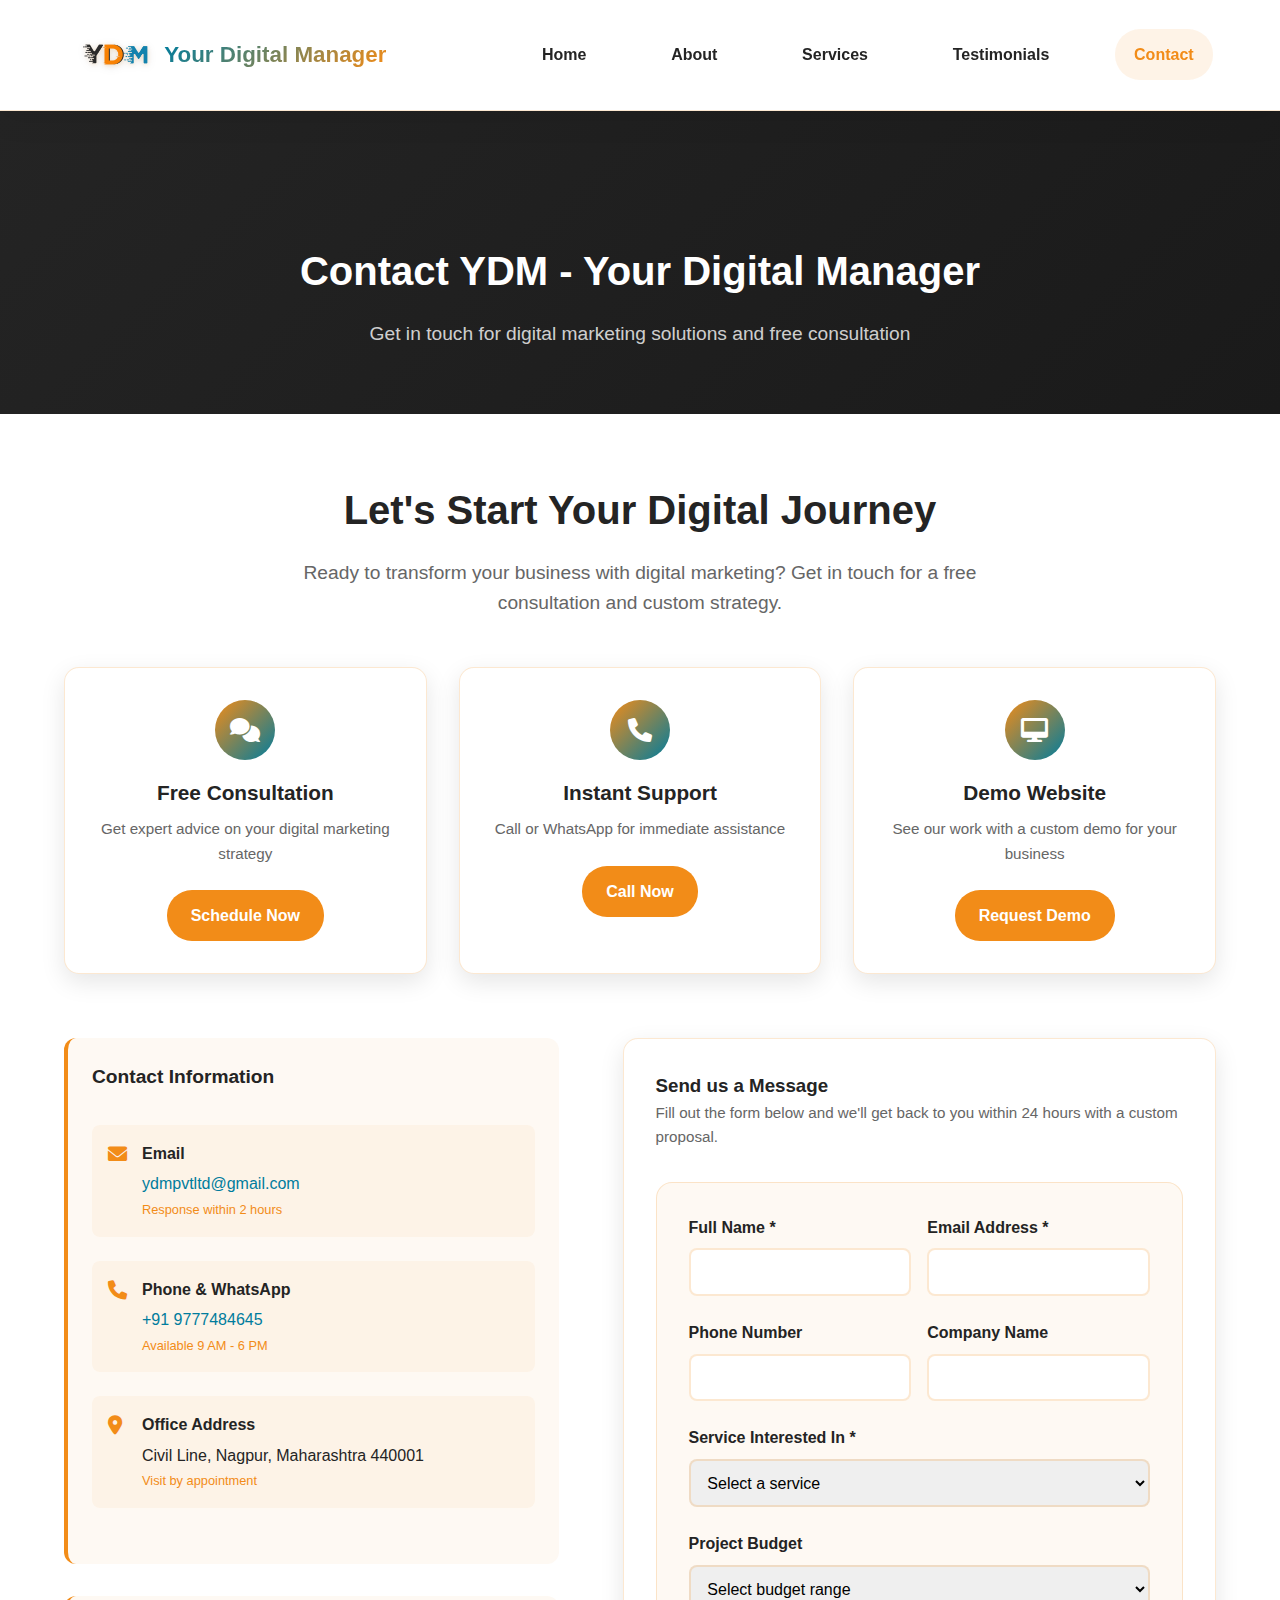
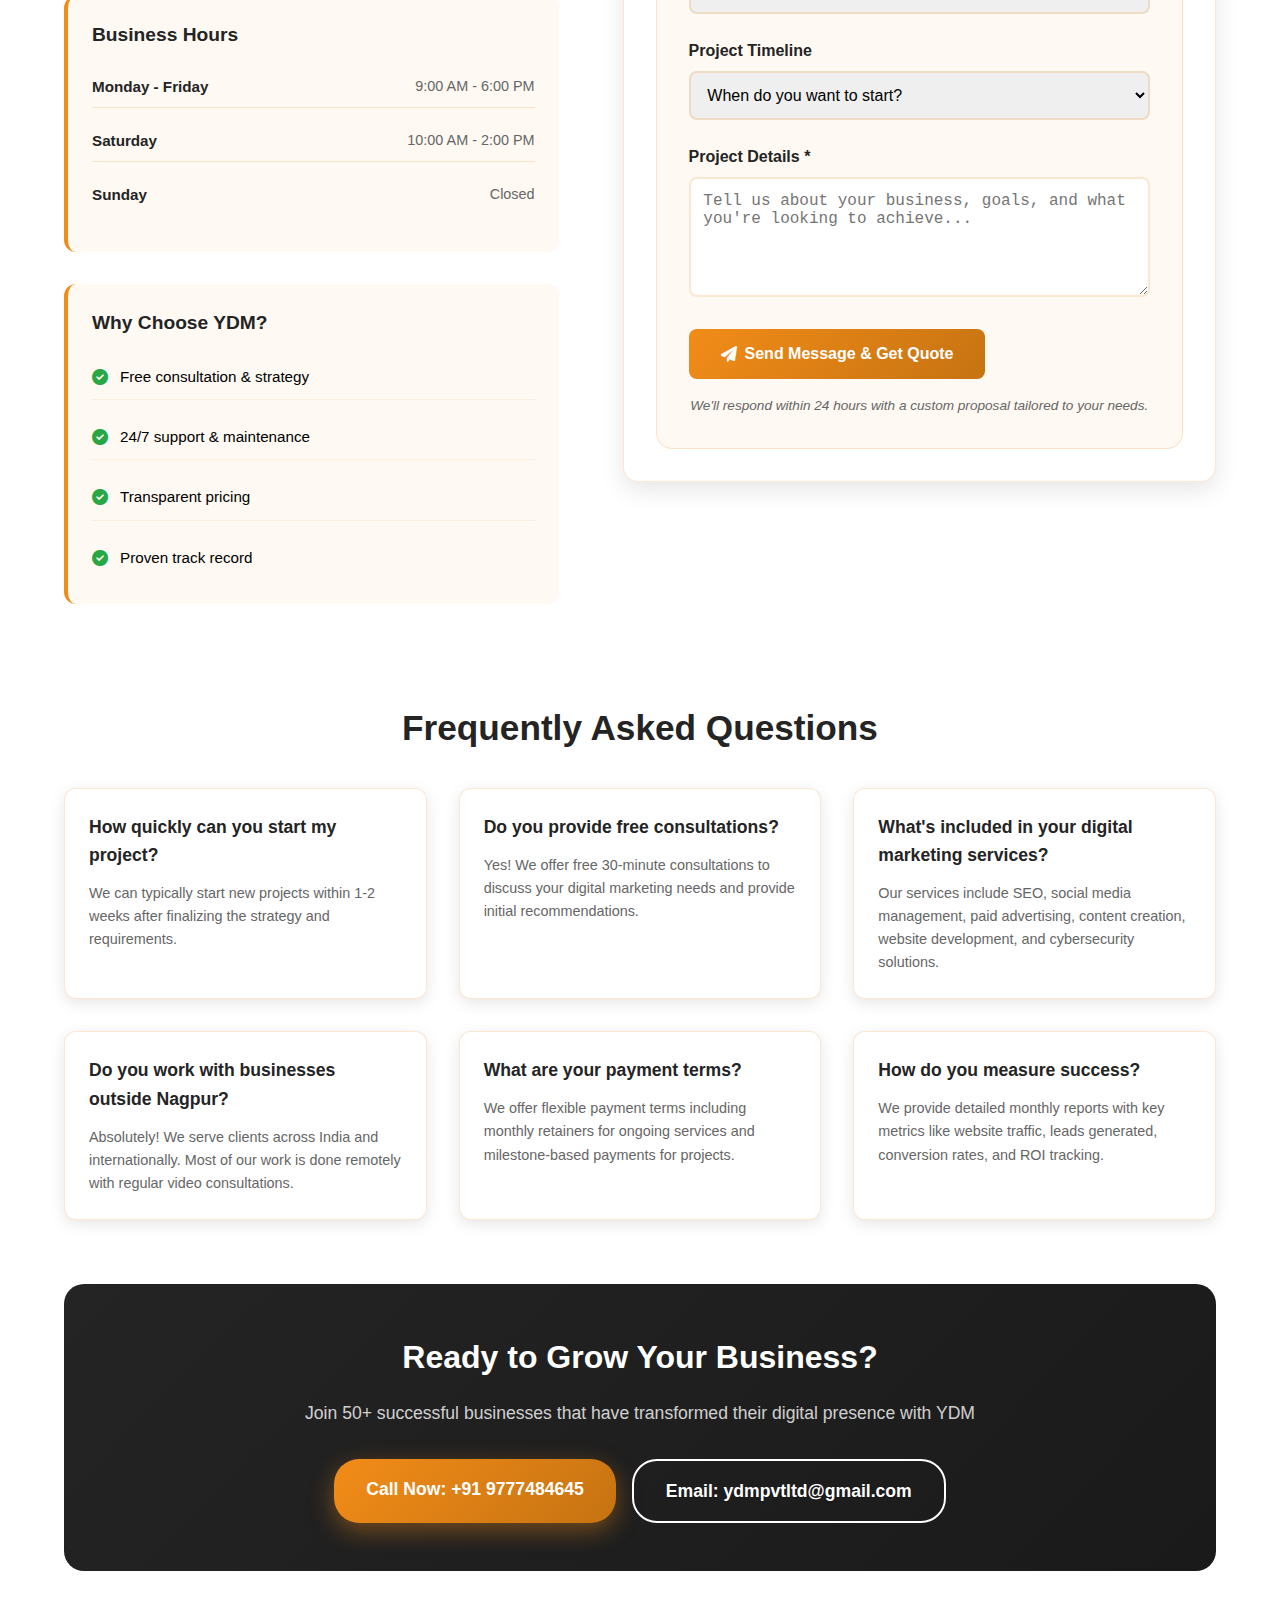
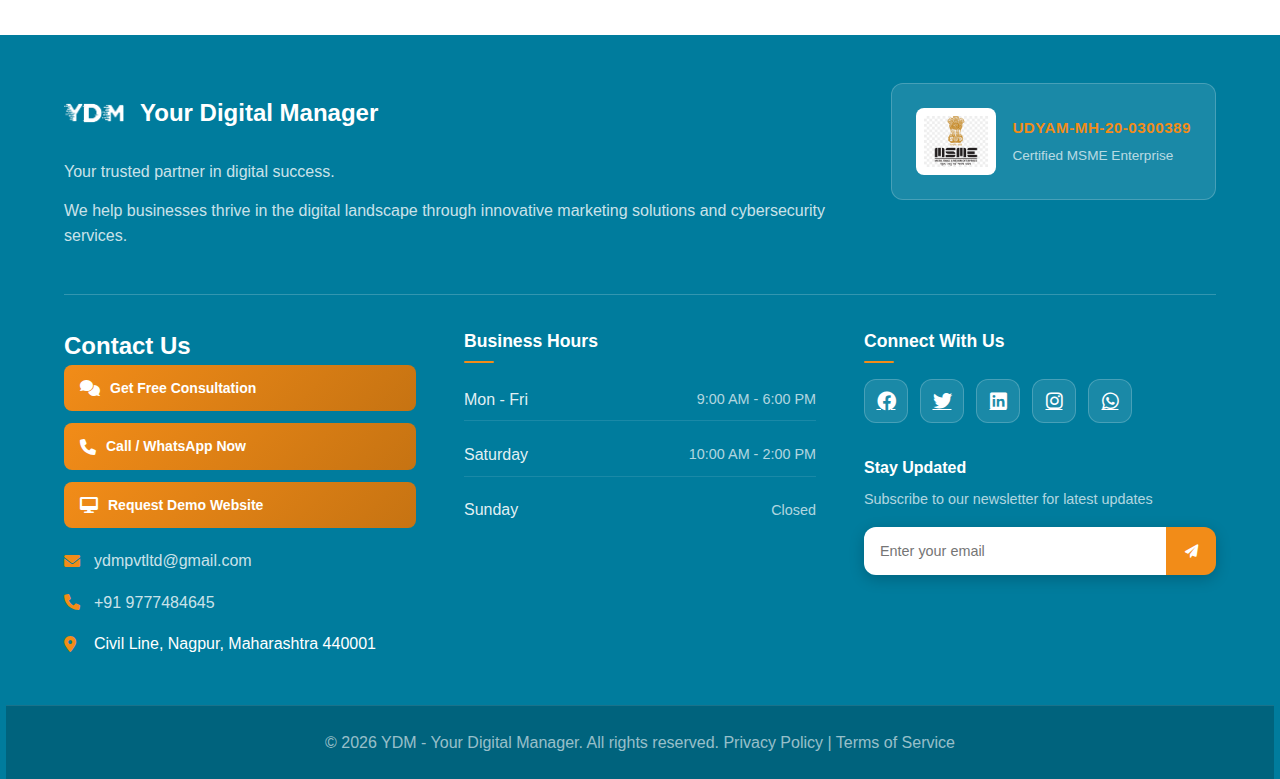
<file: contact.html>
<!DOCTYPE html>
<html lang="en">
<head>
    <meta charset="UTF-8">
    <meta name="viewport" content="width=device-width, initial-scale=1.0">
    <title>Contact YDM Nagpur | Free Digital Marketing Consultation | Call +91 9777484645</title>
    <meta name="description" content="Contact YDM for best digital marketing services in Nagpur & Bhubaneswar. Get free consultation, website development quotes. Call +91 9777484645 or email ydmpvtltd@gmail.com">
    <meta name="keywords" content="contact YDM Nagpur, digital marketing consultation, website developer near me, free consultation Bhubaneswar, YDM contact number, digital agency contact">
    <meta name="author" content="YDM - Your Digital Manager">
    <meta name="robots" content="index, follow">
    <link rel="canonical" href="https://yourdigitalmanager.xyz/contact.html">
    
    <!-- Open Graph Meta Tags -->
    <meta property="og:title" content="Contact YDM Nagpur | Free Digital Marketing Consultation | Call +91 9777484645">
    <meta property="og:description" content="Contact YDM for best digital marketing services in Nagpur & Bhubaneswar. Get free consultation, website development quotes. Call +91 9777484645 or email ydmpvtltd@gmail.com">
    <meta property="og:image" content="https://yourdigitalmanager.xyz/image/Logo.png">
    <meta property="og:url" content="https://yourdigitalmanager.xyz/contact.html">
    <meta property="og:type" content="website">
    <meta property="og:site_name" content="YDM - Your Digital Manager">
    
    <!-- Twitter Card Meta Tags -->
    <meta name="twitter:card" content="summary_large_image">
    <meta name="twitter:title" content="Contact YDM Nagpur | Free Digital Marketing Consultation | Call +91 9777484645">
    <meta name="twitter:description" content="Contact YDM for best digital marketing services in Nagpur & Bhubaneswar. Get free consultation, website development quotes. Call +91 9777484645 or email ydmpvtltd@gmail.com">
    <meta name="twitter:image" content="https://yourdigitalmanager.xyz/image/Logo.png">
    
    <!-- Additional SEO Meta Tags -->
    <meta name="geo.region" content="IN-MH">
    <meta name="geo.placename" content="Nagpur">
    <meta name="geo.position" content="21.1458;79.0882">
    <meta name="ICBM" content="21.1458, 79.0882">
    <meta name="theme-color" content="#F28C18">
    
    <link rel="icon" type="image/png" href="image/Logo.png">
    <link rel="apple-touch-icon" href="image/Logo.png">
    <link rel="stylesheet" href="styles.css">
    <link rel="stylesheet" href="https://cdnjs.cloudflare.com/ajax/libs/font-awesome/6.0.0/css/all.min.css">
    
    <!-- JSON-LD Structured Data -->
    <script type="application/ld+json">
    {
        "@context": "https://schema.org",
        "@type": "LocalBusiness",
        "name": "YDM - Your Digital Manager",
        "description": "Digital marketing agency in Nagpur and Bhubaneswar offering SEO, website development, social media management, and cybersecurity services.",
        "url": "https://yourdigitalmanager.xyz",
        "telephone": "+91-9777484645",
        "email": "ydmpvtltd@gmail.com",
        "address": {
            "@type": "PostalAddress",
            "streetAddress": "Civil Line",
            "addressLocality": "Nagpur",
            "addressRegion": "Maharashtra",
            "postalCode": "440001",
            "addressCountry": "IN"
        },
        "geo": {
            "@type": "GeoCoordinates",
            "latitude": "21.1458",
            "longitude": "79.0882"
        },
        "openingHours": [
            "Mo-Fr 09:00-18:00",
            "Sa 10:00-14:00"
        ],
        "priceRange": "₹8,000 - ₹50,000",
        "serviceArea": {
            "@type": "Place",
            "name": "Nagpur, Bhubaneswar, Maharashtra, Odisha, India"
        },
        "contactPoint": {
            "@type": "ContactPoint",
            "telephone": "+91-9777484645",
            "contactType": "customer service",
            "email": "ydmpvtltd@gmail.com",
            "availableLanguage": ["English", "Hindi"]
        }
    }
    </script>
</head>
<body>
    <nav aria-label="Main Navigation">
        <div class="nav__brand">
            <a href="index.html" class="logo">
                <img src="image/Logo.png" alt="YDM Logo" class="logo__image">
                <div class="logo__text-wrapper">
                    <span class="logo__text">Your Digital Manager</span>
                </div>
            </a>
        </div>
        <div class="nav-links">
            <a href="index.html">Home</a>
            <a href="about.html">About</a>
            <a href="services.html">Services</a>
            <a href="testimonials.html">Testimonials</a>
            <a href="contact.html" class="active">Contact</a>
        </div>
        <div class="menu-btn" aria-label="Mobile Menu Button">
            <i class="fas fa-bars" aria-hidden="true"></i>
        </div>
    </nav>

    <main class="page-content">
        <section class="page-hero">
            <div class="container">
                <h1>Contact YDM - Your Digital Manager</h1>
                <p>Get in touch for digital marketing solutions and free consultation</p>
            </div>
        </section>

        <section class="contact-detailed">
            <div class="container">
                <div class="contact-intro">
                    <h2>Let's Start Your Digital Journey</h2>
                    <p class="contact-description">Ready to transform your business with digital marketing? Get in touch for a free consultation and custom strategy.</p>
                    
                    <div class="contact-methods">
                        <div class="method-card">
                            <div class="method-icon">
                                <i class="fas fa-comments"></i>
                            </div>
                            <h3>Free Consultation</h3>
                            <p>Get expert advice on your digital marketing strategy</p>
                            <a href="mailto:ydmpvtltd@gmail.com" class="method-cta">Schedule Now</a>
                        </div>
                        <div class="method-card">
                            <div class="method-icon">
                                <i class="fas fa-phone"></i>
                            </div>
                            <h3>Instant Support</h3>
                            <p>Call or WhatsApp for immediate assistance</p>
                            <a href="tel:+919777484645" class="method-cta">Call Now</a>
                        </div>
                        <div class="method-card">
                            <div class="method-icon">
                                <i class="fas fa-desktop"></i>
                            </div>
                            <h3>Demo Website</h3>
                            <p>See our work with a custom demo for your business</p>
                            <a href="mailto:ydmpvtltd@gmail.com?subject=Request Demo Website" class="method-cta">Request Demo</a>
                        </div>
                    </div>
                </div>
                
                <div class="contact-grid">
                    <div class="contact-info">
                        <div class="info-section">
                            <h3>Contact Information</h3>
                            <div class="contact-details">
                                <div class="contact-item">
                                    <i class="fas fa-envelope"></i>
                                    <div>
                                        <h4>Email</h4>
                                        <a href="mailto:ydmpvtltd@gmail.com">ydmpvtltd@gmail.com</a>
                                        <span class="response-time">Response within 2 hours</span>
                                    </div>
                                </div>
                                <div class="contact-item">
                                    <i class="fas fa-phone"></i>
                                    <div>
                                        <h4>Phone & WhatsApp</h4>
                                        <a href="tel:+919777484645">+91 9777484645</a>
                                        <span class="response-time">Available 9 AM - 6 PM</span>
                                    </div>
                                </div>
                                <div class="contact-item">
                                    <i class="fas fa-map-marker-alt"></i>
                                    <div>
                                        <h4>Office Address</h4>
                                        <span>Civil Line, Nagpur, Maharashtra 440001</span>
                                        <span class="response-time">Visit by appointment</span>
                                    </div>
                                </div>
                            </div>
                        </div>

                        <div class="info-section">
                            <h3>Business Hours</h3>
                            <div class="business-hours">
                                <div class="hours-item">
                                    <span class="days">Monday - Friday</span>
                                    <span class="time">9:00 AM - 6:00 PM</span>
                                </div>
                                <div class="hours-item">
                                    <span class="days">Saturday</span>
                                    <span class="time">10:00 AM - 2:00 PM</span>
                                </div>
                                <div class="hours-item">
                                    <span class="days">Sunday</span>
                                    <span class="time">Closed</span>
                                </div>
                            </div>
                        </div>
                        
                        <div class="info-section">
                            <h3>Why Choose YDM?</h3>
                            <div class="benefits-list">
                                <div class="benefit-item">
                                    <i class="fas fa-check-circle"></i>
                                    <span>Free consultation & strategy</span>
                                </div>
                                <div class="benefit-item">
                                    <i class="fas fa-check-circle"></i>
                                    <span>24/7 support & maintenance</span>
                                </div>
                                <div class="benefit-item">
                                    <i class="fas fa-check-circle"></i>
                                    <span>Transparent pricing</span>
                                </div>
                                <div class="benefit-item">
                                    <i class="fas fa-check-circle"></i>
                                    <span>Proven track record</span>
                                </div>
                            </div>
                        </div>
                    </div>

                    <div class="contact-form-section">
                        <h3>Send us a Message</h3>
                        <p class="form-description">Fill out the form below and we'll get back to you within 24 hours with a custom proposal.</p>
                        
                        <form class="contact-form" action="#" method="post">
                            <div class="form-row">
                                <div class="form-group">
                                    <label for="name">Full Name *</label>
                                    <input type="text" id="name" name="name" required>
                                </div>
                                <div class="form-group">
                                    <label for="email">Email Address *</label>
                                    <input type="email" id="email" name="email" required>
                                </div>
                            </div>
                            
                            <div class="form-row">
                                <div class="form-group">
                                    <label for="phone">Phone Number</label>
                                    <input type="tel" id="phone" name="phone">
                                </div>
                                <div class="form-group">
                                    <label for="company">Company Name</label>
                                    <input type="text" id="company" name="company">
                                </div>
                            </div>
                            
                            <div class="form-group">
                                <label for="service">Service Interested In *</label>
                                <select id="service" name="service" required>
                                    <option value="">Select a service</option>
                                    <option value="digital-marketing">Complete Digital Marketing</option>
                                    <option value="website-development">Website Development</option>
                                    <option value="seo">SEO Services</option>
                                    <option value="social-media">Social Media Management</option>
                                    <option value="paid-ads">Paid Advertising</option>
                                    <option value="cybersecurity">Cybersecurity Solutions</option>
                                    <option value="consultation">Free Consultation</option>
                                    <option value="other">Other</option>
                                </select>
                            </div>
                            
                            <div class="form-group">
                                <label for="budget">Project Budget</label>
                                <select id="budget" name="budget">
                                    <option value="">Select budget range</option>
                                    <option value="under-25k">Under ₹25,000</option>
                                    <option value="25k-50k">₹25,000 - ₹50,000</option>
                                    <option value="50k-100k">₹50,000 - ₹1,00,000</option>
                                    <option value="100k-plus">Above ₹1,00,000</option>
                                </select>
                            </div>
                            
                            <div class="form-group">
                                <label for="timeline">Project Timeline</label>
                                <select id="timeline" name="timeline">
                                    <option value="">When do you want to start?</option>
                                    <option value="immediately">Immediately</option>
                                    <option value="1-month">Within 1 month</option>
                                    <option value="2-3-months">2-3 months</option>
                                    <option value="planning">Just planning</option>
                                </select>
                            </div>
                            
                            <div class="form-group">
                                <label for="message">Project Details *</label>
                                <textarea id="message" name="message" rows="5" placeholder="Tell us about your business, goals, and what you're looking to achieve..." required></textarea>
                            </div>
                            
                            <button type="submit" class="submit-btn">
                                <i class="fas fa-paper-plane"></i>
                                Send Message & Get Quote
                            </button>
                            
                            <p class="form-note">We'll respond within 24 hours with a custom proposal tailored to your needs.</p>
                        </form>
                    </div>
                </div>
                
                <div class="faq-section">
                    <h2>Frequently Asked Questions</h2>
                    <div class="faq-grid">
                        <div class="faq-item">
                            <h4>How quickly can you start my project?</h4>
                            <p>We can typically start new projects within 1-2 weeks after finalizing the strategy and requirements.</p>
                        </div>
                        <div class="faq-item">
                            <h4>Do you provide free consultations?</h4>
                            <p>Yes! We offer free 30-minute consultations to discuss your digital marketing needs and provide initial recommendations.</p>
                        </div>
                        <div class="faq-item">
                            <h4>What's included in your digital marketing services?</h4>
                            <p>Our services include SEO, social media management, paid advertising, content creation, website development, and cybersecurity solutions.</p>
                        </div>
                        <div class="faq-item">
                            <h4>Do you work with businesses outside Nagpur?</h4>
                            <p>Absolutely! We serve clients across India and internationally. Most of our work is done remotely with regular video consultations.</p>
                        </div>
                        <div class="faq-item">
                            <h4>What are your payment terms?</h4>
                            <p>We offer flexible payment terms including monthly retainers for ongoing services and milestone-based payments for projects.</p>
                        </div>
                        <div class="faq-item">
                            <h4>How do you measure success?</h4>
                            <p>We provide detailed monthly reports with key metrics like website traffic, leads generated, conversion rates, and ROI tracking.</p>
                        </div>
                    </div>
                </div>
                
                <div class="cta-contact">
                    <h2>Ready to Grow Your Business?</h2>
                    <p>Join 50+ successful businesses that have transformed their digital presence with YDM</p>
                    <div class="cta-buttons">
                        <a href="tel:+919777484645" class="cta-primary">Call Now: +91 9777484645</a>
                        <a href="mailto:ydmpvtltd@gmail.com" class="cta-secondary">Email: ydmpvtltd@gmail.com</a>
                    </div>
                </div>
            </div>
        </section>
    </main>

    <footer id="contact" itemscope itemtype="https://schema.org/Organization">
        <div class="footer-main">
            <div class="footer-top">
                <div class="footer-brand">
                    <div class="brand-info">
                        <div class="footer-logo">
                            <img src="image/Logo.png" alt="YDM Logo" class="footer-logo-img">
                            <h3 itemprop="name">Your Digital Manager</h3>
                        </div>
                        <p itemprop="slogan">Your trusted partner in digital success.</p>
                        <p itemprop="description">We help businesses thrive in the digital landscape through innovative marketing solutions and cybersecurity services.</p>
                    </div>
                    <div class="udyam-certificate">
                        <img src="image/udyam.png" alt="UDYAM Registration Certificate" class="udyam-logo">
                        <div class="udyam-info">
                            <p class="udyam-number">UDYAM-MH-20-0300389</p>
                            <p class="udyam-text">Certified MSME Enterprise</p>
                        </div>
                    </div>
                </div>
            </div>
            
            <div class="footer-content">
                <div class="footer-section">
                    <h2>Contact Us</h2>
                    <div class="contact-cta-buttons">
                        <a href="mailto:ydmpvtltd@gmail.com" class="cta-button consultation">
                            <i class="fas fa-comments"></i>
                            <span>Get Free Consultation</span>
                        </a>
                        <a href="tel:+919777484645" class="cta-button call-whatsapp">
                            <i class="fas fa-phone"></i>
                            <span>Call / WhatsApp Now</span>
                        </a>
                        <a href="mailto:ydmpvtltd@gmail.com?subject=Request Demo Website" class="cta-button demo">
                            <i class="fas fa-desktop"></i>
                            <span>Request Demo Website</span>
                        </a>
                    </div>
                    <div class="contact-item">
                        <i class="fas fa-envelope"></i>
                        <a href="mailto:ydmpvtltd@gmail.com" itemprop="email">ydmpvtltd@gmail.com</a>
                    </div>
                    <div class="contact-item">
                        <i class="fas fa-phone"></i>
                        <a href="tel:+919777484645" itemprop="telephone">+91 9777484645</a>
                    </div>
                    <div class="contact-item">
                        <i class="fas fa-map-marker-alt"></i>
                        <span itemprop="address" itemscope itemtype="https://schema.org/PostalAddress">
                            <span itemprop="streetAddress">Civil Line</span>, <span itemprop="addressLocality">Nagpur</span>, <span itemprop="addressRegion">Maharashtra</span> <span itemprop="postalCode">440001</span>
                        </span>
                    </div>
                </div>
                
                <div class="footer-section">
                    <h4>Business Hours</h4>
                    <div class="hours-item" itemprop="openingHoursSpecification" itemscope itemtype="https://schema.org/OpeningHoursSpecification">
                        <meta itemprop="dayOfWeek" content="Monday Tuesday Wednesday Thursday Friday">
                        <meta itemprop="opens" content="09:00:00">
                        <meta itemprop="closes" content="18:00:00">
                        <span class="days">Mon - Fri</span>
                        <span class="time">9:00 AM - 6:00 PM</span>
                    </div>
                    <div class="hours-item" itemprop="openingHoursSpecification" itemscope itemtype="https://schema.org/OpeningHoursSpecification">
                        <meta itemprop="dayOfWeek" content="Saturday">
                        <meta itemprop="opens" content="10:00:00">
                        <meta itemprop="closes" content="14:00:00">
                        <span class="days">Saturday</span>
                        <span class="time">10:00 AM - 2:00 PM</span>
                    </div>
                    <div class="hours-item">
                        <span class="days">Sunday</span>
                        <span class="time">Closed</span>
                    </div>
                </div>
                
                <div class="footer-section">
                    <h4>Connect With Us</h4>
                    <div class="social-links">
                        <a href="https://www.facebook.com/profile.php?id=61583702605677" target="_blank" rel="noopener" aria-label="Follow us on Facebook"><i class="fab fa-facebook"></i></a>
                        <a href="https://x.com/ydm_yourdigital" target="_blank" rel="noopener" aria-label="Follow us on Twitter"><i class="fab fa-twitter"></i></a>
                        <a href="https://linkedin.com/company/your-digital-manager" target="_blank" rel="noopener" aria-label="Follow us on LinkedIn"><i class="fab fa-linkedin"></i></a>
                        <a href="https://www.instagram.com/your.digital.manager/" target="_blank" rel="noopener" aria-label="Follow us on Instagram"><i class="fab fa-instagram"></i></a>
                        <a href="https://wa.me/919777484645" target="_blank" rel="noopener" aria-label="Contact us on WhatsApp"><i class="fab fa-whatsapp"></i></a>
                    </div>
                    
                    <div class="newsletter">
                        <h5>Stay Updated</h5>
                        <p>Subscribe to our newsletter for latest updates</p>
                        <form class="newsletter-form" action="/subscribe" method="post">
                            <input type="email" id="email-subscribe" name="email" placeholder="Enter your email" required>
                            <button type="submit"><i class="fas fa-paper-plane"></i></button>
                        </form>
                    </div>
                </div>
            </div>
        </div>
        <div class="footer-bottom">
            <p>&copy; <span id="current-year">2024</span> YDM - Your Digital Manager. All rights reserved. <a href="privacy-policy.html">Privacy Policy</a> | <a href="terms-of-service.html">Terms of Service</a></p>
        </div>
    </footer>

    <script src="script.js"></script>
</body>
</html>
</file>
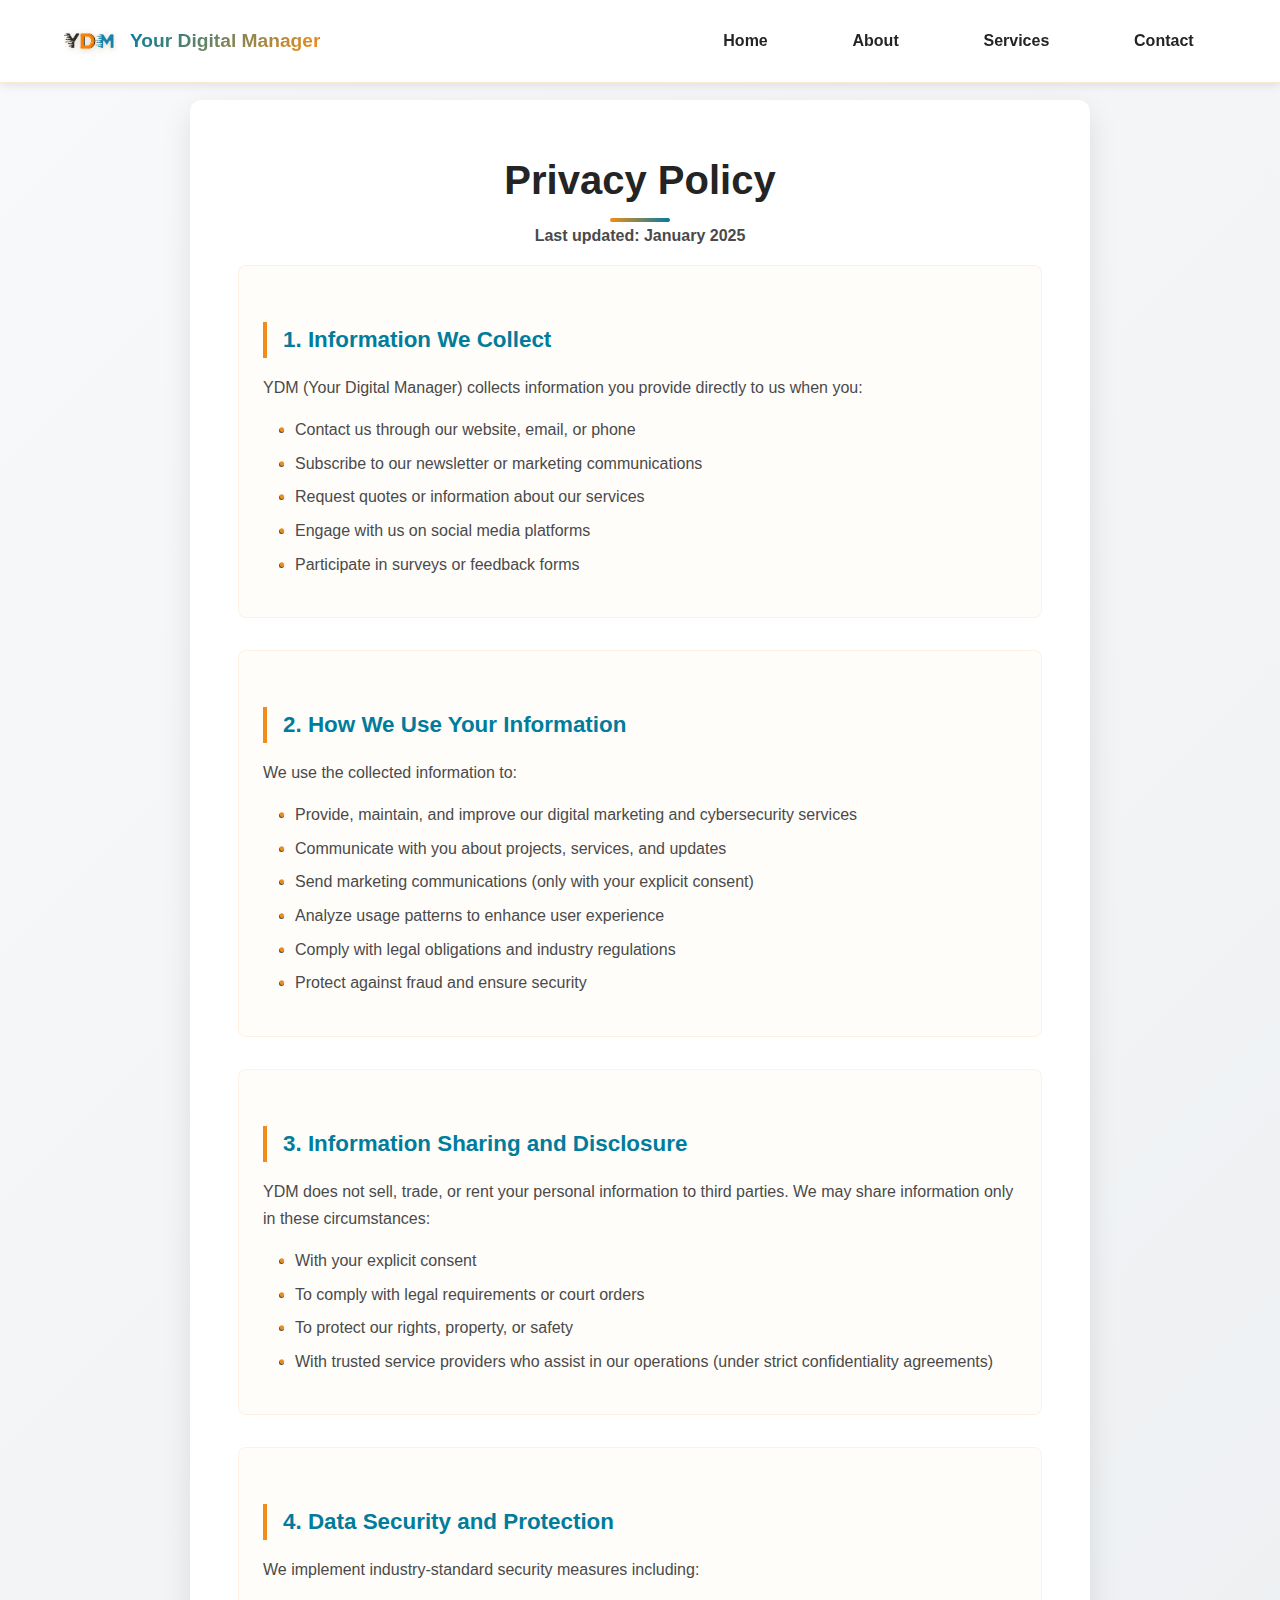
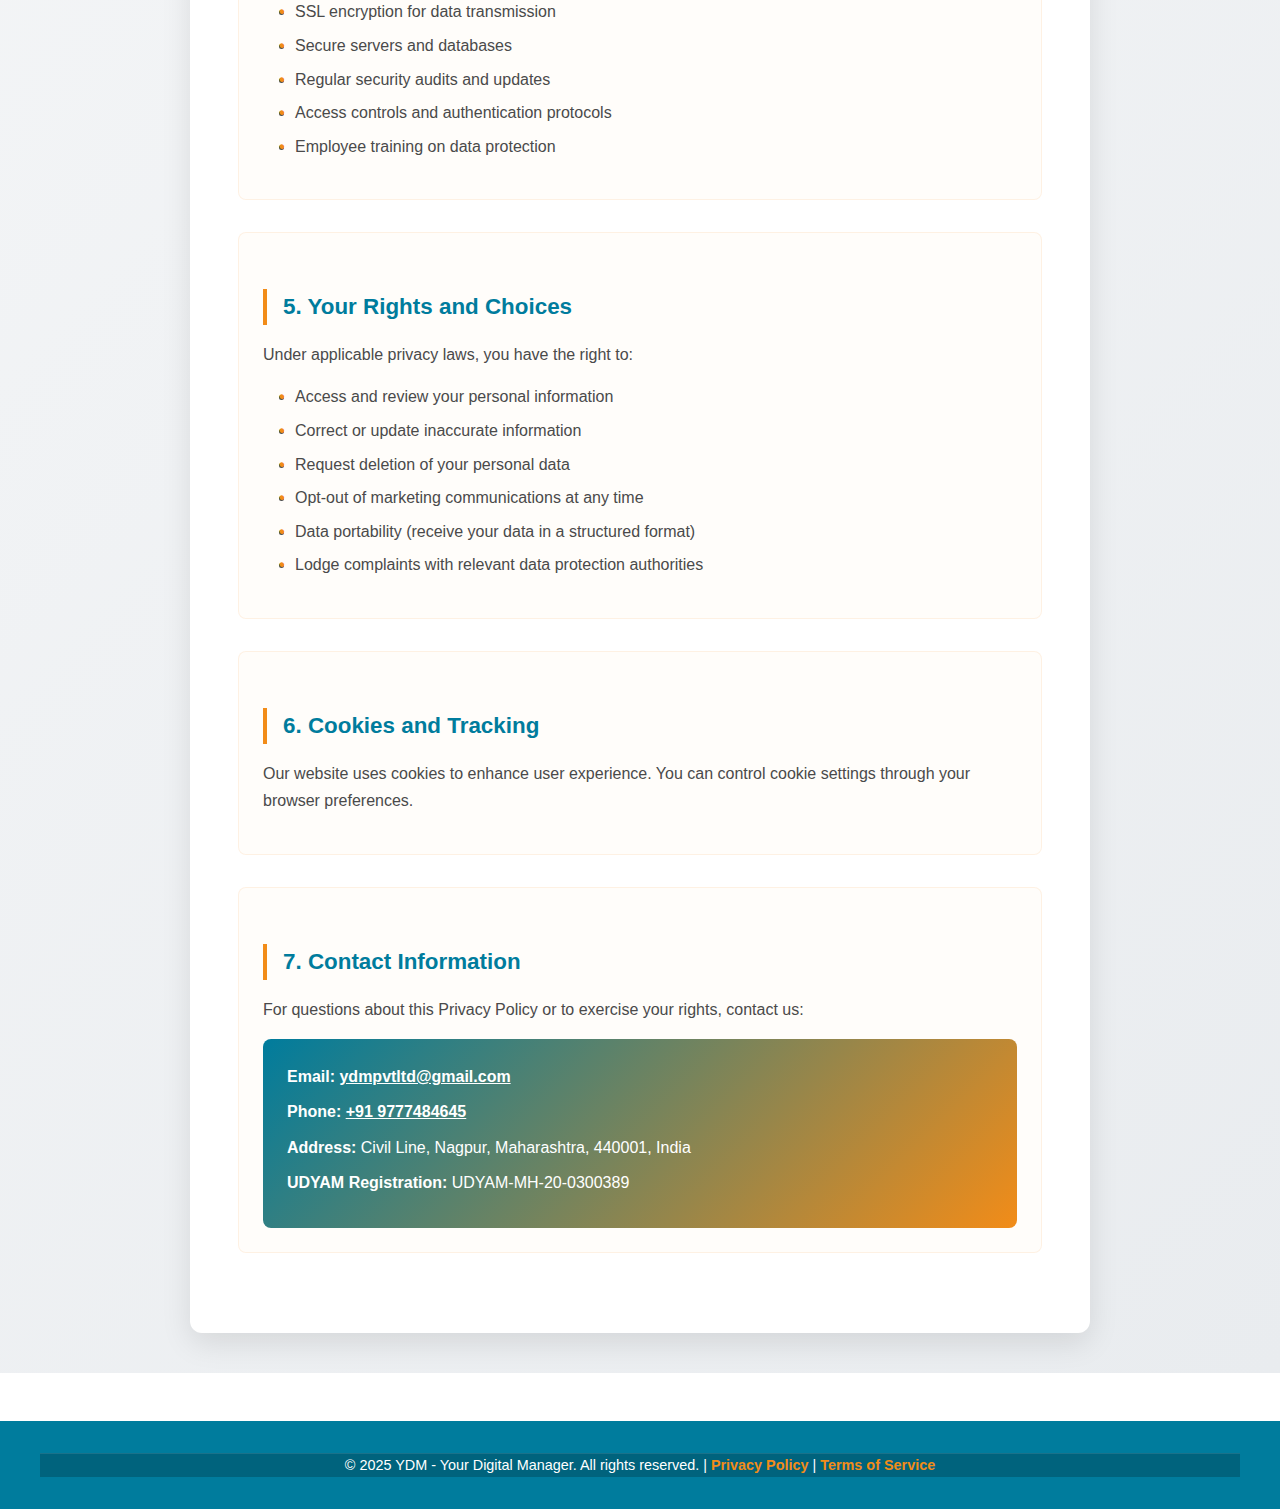
<file: privacy-policy.html>
<!DOCTYPE html>
<html lang="en">
<head>
    <meta charset="UTF-8">
    <meta name="viewport" content="width=device-width, initial-scale=1.0">
    <title>Privacy Policy - YDM Your Digital Manager | Data Protection & Privacy</title>
    <meta name="description" content="YDM Privacy Policy - Learn how we protect your personal information and data. Comprehensive privacy practices for digital marketing and cybersecurity services.">
    <meta name="keywords" content="privacy policy, data protection, YDM privacy, digital marketing privacy, cybersecurity privacy, GDPR compliance, data security">
    <meta name="author" content="YDM - Your Digital Manager">
    <meta name="robots" content="index, follow">
    <link rel="canonical" href="https://yourdigitalmanager.xyz/privacy-policy.html">
    
    <!-- Open Graph / Facebook / WhatsApp Meta Tags -->
    <meta property="og:title" content="Privacy Policy - YDM Your Digital Manager">
    <meta property="og:description" content="Learn how YDM protects your personal information and data. Comprehensive privacy practices for digital marketing and cybersecurity services.">
    <meta property="og:image" content="https://yourdigitalmanager.xyz/image/Logo.png">
    <meta property="og:image:alt" content="YDM - Your Digital Manager Logo">
    <meta property="og:image:width" content="1200">
    <meta property="og:image:height" content="630">
    <meta property="og:url" content="https://yourdigitalmanager.xyz/privacy-policy.html">
    <meta property="og:type" content="website">
    <meta property="og:site_name" content="YDM - Your Digital Manager">
    <meta property="og:locale" content="en_IN">
    
    <!-- Twitter Card Meta Tags -->
    <meta name="twitter:card" content="summary_large_image">
    <meta name="twitter:title" content="Privacy Policy - YDM Your Digital Manager">
    <meta name="twitter:description" content="Learn how YDM protects your personal information and data with comprehensive privacy practices.">
    <meta name="twitter:image" content="https://yourdigitalmanager.xyz/image/Logo.png">
    <meta name="twitter:image:alt" content="YDM - Your Digital Manager Logo">
    
    <!-- Additional SEO Meta Tags -->
    <meta name="theme-color" content="#667eea">
    <meta name="msapplication-TileColor" content="#667eea">
    <meta name="application-name" content="YDM - Your Digital Manager">
    <meta name="apple-mobile-web-app-title" content="YDM">
    <meta name="apple-mobile-web-app-capable" content="yes">
    <meta name="apple-mobile-web-app-status-bar-style" content="default">
    <meta name="mobile-web-app-capable" content="yes">
    <meta name="format-detection" content="telephone=no">
    <link rel="stylesheet" href="styles.css">
    <link rel="stylesheet" href="legal-styles.css">
    <link rel="stylesheet" href="https://cdnjs.cloudflare.com/ajax/libs/font-awesome/6.0.0/css/all.min.css">
    <link rel="icon" href="image/Logo.png" type="image/png">
</head>
<body>
    <header class="modern-header">
        <nav aria-label="Main Navigation">
            <div class="nav__brand">
                <a href="index.html" class="logo">
                    <img src="image/Logo.png" alt="YDM - Your Digital Manager Logo" class="logo__image">
                    <div class="logo__text-wrapper">
                        <h1 class="logo__text">Your Digital Manager</h1>
                    </div>
                </a>
            </div>
            <div class="nav-links">
                <a href="index.html">Home</a>
                <a href="index.html#about">About</a>
                <a href="index.html#services">Services</a>
                <a href="index.html#contact">Contact</a>
            </div>
            <div class="menu-btn" aria-label="Mobile Menu Button">
                <i class="fas fa-bars" aria-hidden="true"></i>
            </div>
        </nav>
    </header>

    <main id="main-content" class="legal-page">
        <div class="container">
            <h1>Privacy Policy</h1>
            <p class="last-updated"><strong>Last updated:</strong> January 2025</p>

            <section>
                <h2>1. Information We Collect</h2>
                <p>YDM (Your Digital Manager) collects information you provide directly to us when you:</p>
                <ul>
                    <li>Contact us through our website, email, or phone</li>
                    <li>Subscribe to our newsletter or marketing communications</li>
                    <li>Request quotes or information about our services</li>
                    <li>Engage with us on social media platforms</li>
                    <li>Participate in surveys or feedback forms</li>
                </ul>
            </section>

            <section>
                <h2>2. How We Use Your Information</h2>
                <p>We use the collected information to:</p>
                <ul>
                    <li>Provide, maintain, and improve our digital marketing and cybersecurity services</li>
                    <li>Communicate with you about projects, services, and updates</li>
                    <li>Send marketing communications (only with your explicit consent)</li>
                    <li>Analyze usage patterns to enhance user experience</li>
                    <li>Comply with legal obligations and industry regulations</li>
                    <li>Protect against fraud and ensure security</li>
                </ul>
            </section>

            <section>
                <h2>3. Information Sharing and Disclosure</h2>
                <p>YDM does not sell, trade, or rent your personal information to third parties. We may share information only in these circumstances:</p>
                <ul>
                    <li>With your explicit consent</li>
                    <li>To comply with legal requirements or court orders</li>
                    <li>To protect our rights, property, or safety</li>
                    <li>With trusted service providers who assist in our operations (under strict confidentiality agreements)</li>
                </ul>
            </section>

            <section>
                <h2>4. Data Security and Protection</h2>
                <p>We implement industry-standard security measures including:</p>
                <ul>
                    <li>SSL encryption for data transmission</li>
                    <li>Secure servers and databases</li>
                    <li>Regular security audits and updates</li>
                    <li>Access controls and authentication protocols</li>
                    <li>Employee training on data protection</li>
                </ul>
            </section>

            <section>
                <h2>5. Your Rights and Choices</h2>
                <p>Under applicable privacy laws, you have the right to:</p>
                <ul>
                    <li>Access and review your personal information</li>
                    <li>Correct or update inaccurate information</li>
                    <li>Request deletion of your personal data</li>
                    <li>Opt-out of marketing communications at any time</li>
                    <li>Data portability (receive your data in a structured format)</li>
                    <li>Lodge complaints with relevant data protection authorities</li>
                </ul>
            </section>

            <section>
                <h2>6. Cookies and Tracking</h2>
                <p>Our website uses cookies to enhance user experience. You can control cookie settings through your browser preferences.</p>
            </section>

            <section>
                <h2>7. Contact Information</h2>
                <p>For questions about this Privacy Policy or to exercise your rights, contact us:</p>
                <div class="contact-info">
                    <p><strong>Email:</strong> <a href="mailto:ydmpvtltd@gmail.com">ydmpvtltd@gmail.com</a></p>
                    <p><strong>Phone:</strong> <a href="tel:+919777484645">+91 9777484645</a></p>
                    <p><strong>Address:</strong> Civil Line, Nagpur, Maharashtra, 440001, India</p>
                    <p><strong>UDYAM Registration:</strong> UDYAM-MH-20-0300389</p>
                </div>
            </section>
        </div>
    </main>

    <footer>
        <div class="footer-bottom">
            <p>&copy; 2025 YDM - Your Digital Manager. All rights reserved. | <a href="privacy-policy.html">Privacy Policy</a> | <a href="terms-of-service.html">Terms of Service</a></p>
        </div>
    </footer>
    <script src="script.js"></script>
</body>
</html>
</file>
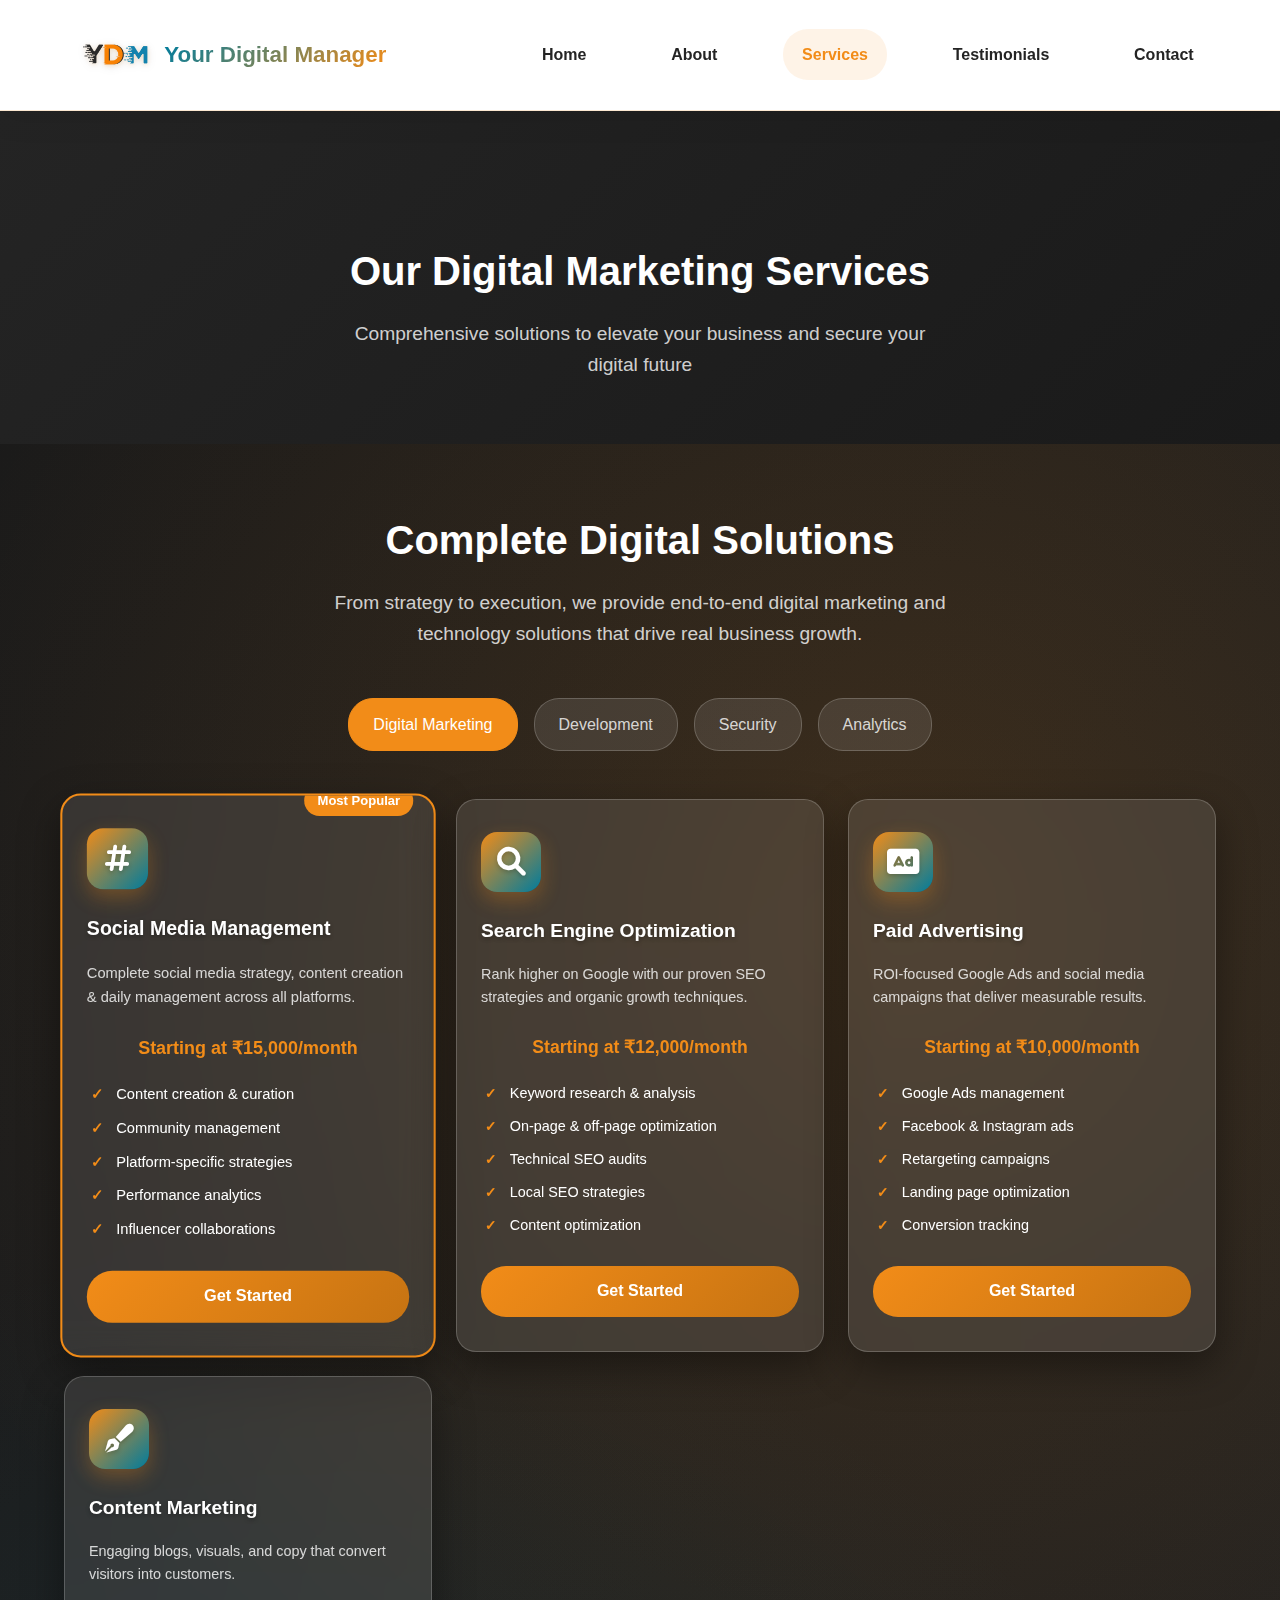
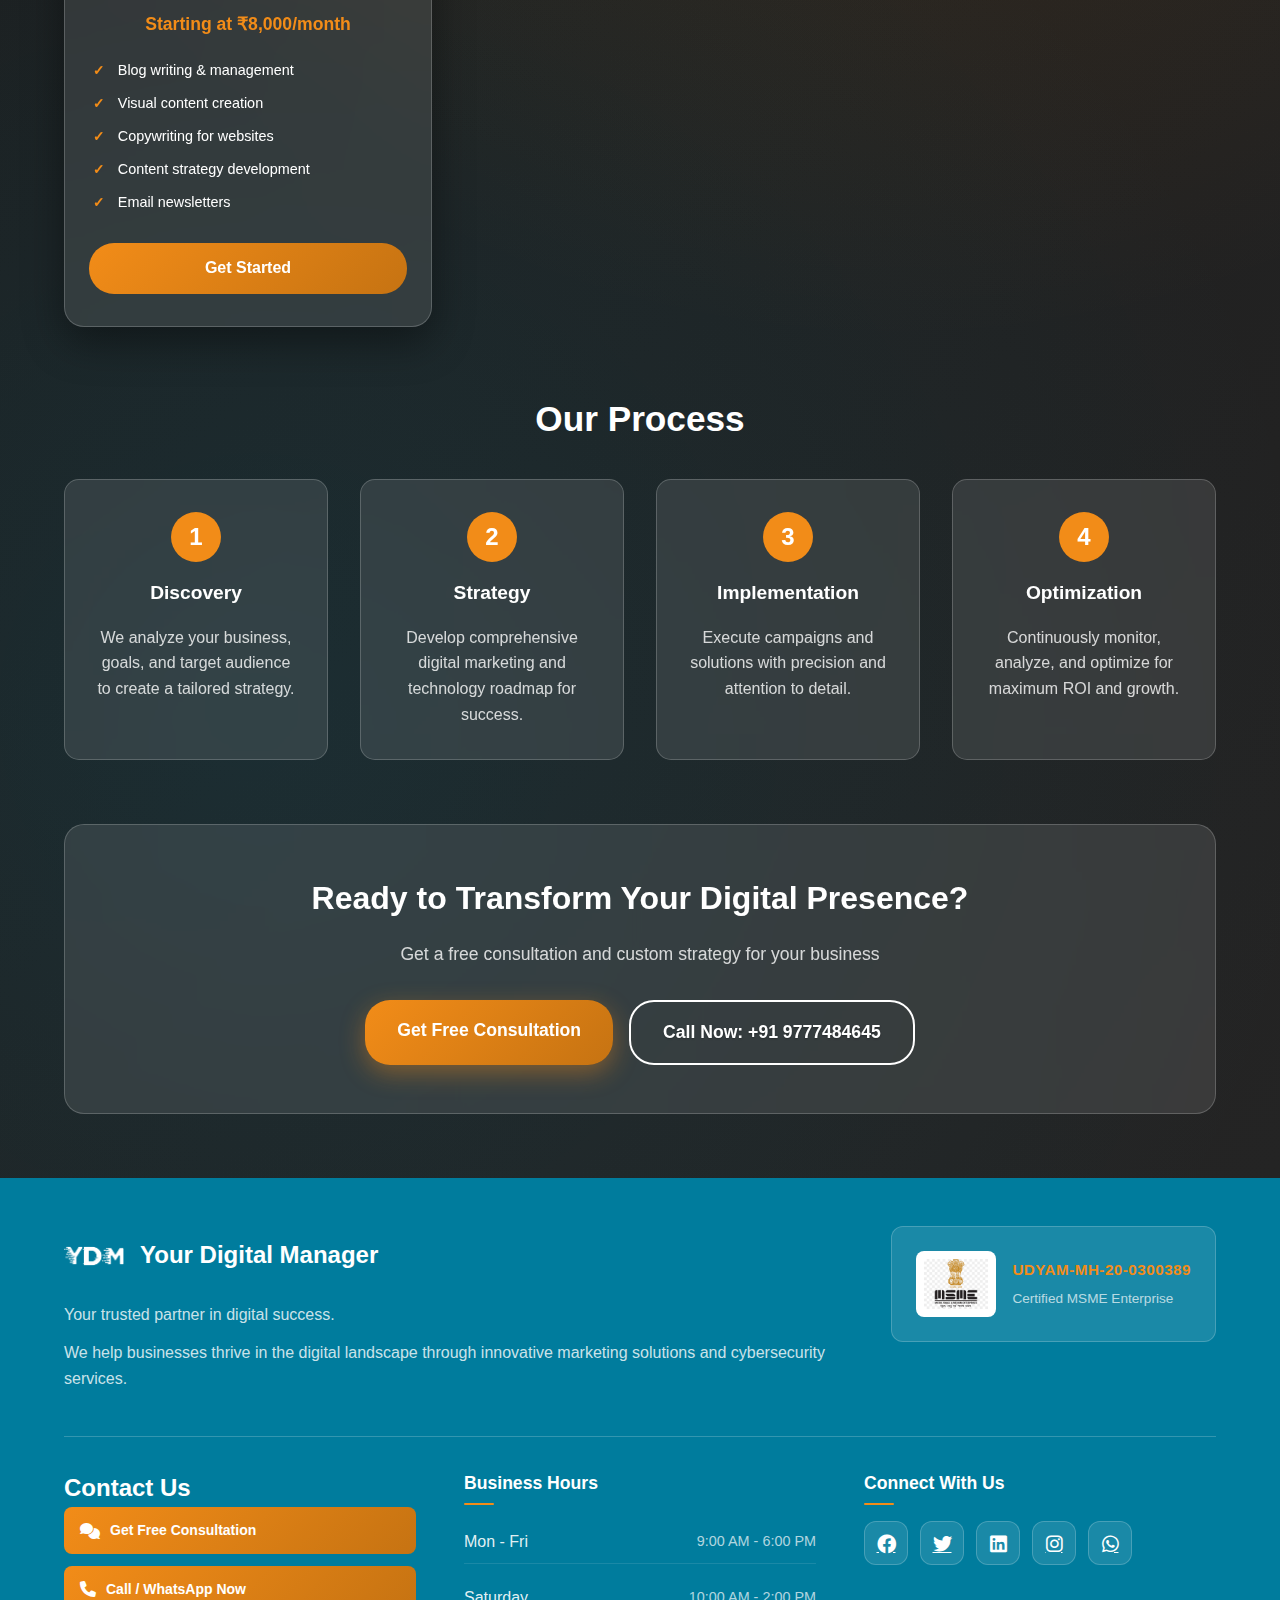
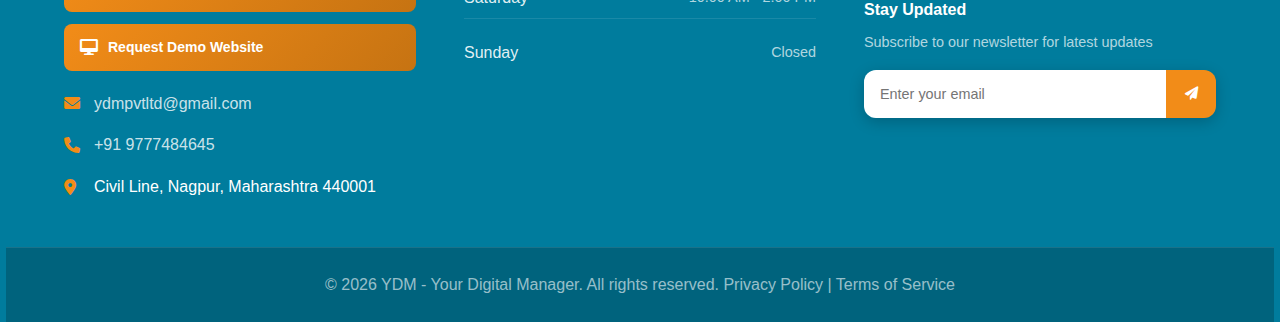
<file: services.html>
<!DOCTYPE html>
<html lang="en">
<head>
    <meta charset="UTF-8">
    <meta name="viewport" content="width=device-width, initial-scale=1.0">
    <title>Digital Marketing Services Nagpur | SEO, Website Development - YDM</title>
    <meta name="description" content="Best digital marketing services in Nagpur & Bhubaneswar. Expert SEO, social media management, website development, and cybersecurity solutions. Get free consultation today!">
    <meta name="keywords" content="digital marketing services Nagpur, SEO company Bhubaneswar, website development, social media management, cybersecurity solutions, website developer near me">
    <meta name="author" content="YDM - Your Digital Manager">
    <meta name="robots" content="index, follow">
    <link rel="canonical" href="https://yourdigitalmanager.xyz/services.html">
    
    <!-- Open Graph Meta Tags -->
    <meta property="og:title" content="Digital Marketing Services Nagpur | SEO, Website Development - YDM">
    <meta property="og:description" content="Best digital marketing services in Nagpur & Bhubaneswar. Expert SEO, social media management, website development, and cybersecurity solutions. Get free consultation today!">
    <meta property="og:image" content="https://yourdigitalmanager.xyz/image/Logo.png">
    <meta property="og:url" content="https://yourdigitalmanager.xyz/services.html">
    <meta property="og:type" content="website">
    <meta property="og:site_name" content="YDM - Your Digital Manager">
    
    <!-- Twitter Card Meta Tags -->
    <meta name="twitter:card" content="summary_large_image">
    <meta name="twitter:title" content="Digital Marketing Services Nagpur | SEO, Website Development - YDM">
    <meta name="twitter:description" content="Best digital marketing services in Nagpur & Bhubaneswar. Expert SEO, social media management, website development, and cybersecurity solutions. Get free consultation today!">
    <meta name="twitter:image" content="https://yourdigitalmanager.xyz/image/Logo.png">
    
    <!-- Additional SEO Meta Tags -->
    <meta name="geo.region" content="IN-MH">
    <meta name="geo.placename" content="Nagpur">
    <meta name="geo.position" content="21.1458;79.0882">
    <meta name="ICBM" content="21.1458, 79.0882">
    <meta name="theme-color" content="#F28C18">
    
    <link rel="icon" type="image/png" href="image/Logo.png">
    <link rel="apple-touch-icon" href="image/Logo.png">
    <link rel="stylesheet" href="styles.css">
    <link rel="stylesheet" href="https://cdnjs.cloudflare.com/ajax/libs/font-awesome/6.0.0/css/all.min.css">
    
    <!-- JSON-LD Structured Data -->
    <script type="application/ld+json">
    {
        "@context": "https://schema.org",
        "@type": "LocalBusiness",
        "name": "YDM - Your Digital Manager",
        "description": "Digital marketing services in Nagpur and Bhubaneswar offering SEO, website development, social media management, and cybersecurity solutions.",
        "url": "https://yourdigitalmanager.xyz",
        "telephone": "+91-9777484645",
        "email": "ydmpvtltd@gmail.com",
        "address": {
            "@type": "PostalAddress",
            "streetAddress": "Civil Line",
            "addressLocality": "Nagpur",
            "addressRegion": "Maharashtra",
            "postalCode": "440001",
            "addressCountry": "IN"
        },
        "geo": {
            "@type": "GeoCoordinates",
            "latitude": "21.1458",
            "longitude": "79.0882"
        },
        "openingHours": "Mo-Fr 09:00-18:00, Sa 10:00-14:00",
        "priceRange": "₹8,000 - ₹50,000",
        "serviceArea": {
            "@type": "Place",
            "name": "Nagpur, Bhubaneswar, Maharashtra, Odisha, India"
        },
        "hasOfferCatalog": {
            "@type": "OfferCatalog",
            "name": "Digital Marketing Services",
            "itemListElement": [
                {
                    "@type": "Offer",
                    "itemOffered": {
                        "@type": "Service",
                        "name": "SEO Services",
                        "description": "Search Engine Optimization for better Google rankings"
                    }
                },
                {
                    "@type": "Offer",
                    "itemOffered": {
                        "@type": "Service",
                        "name": "Website Development",
                        "description": "Custom responsive website development"
                    }
                },
                {
                    "@type": "Offer",
                    "itemOffered": {
                        "@type": "Service",
                        "name": "Social Media Management",
                        "description": "Complete social media marketing and management"
                    }
                }
            ]
        }
    }
    </script>
</head>
<body>
    <nav aria-label="Main Navigation">
        <div class="nav__brand">
            <a href="index.html" class="logo">
                <img src="image/Logo.png" alt="YDM Logo" class="logo__image">
                <div class="logo__text-wrapper">
                    <span class="logo__text">Your Digital Manager</span>
                </div>
            </a>
        </div>
        <div class="nav-links">
            <a href="index.html">Home</a>
            <a href="about.html">About</a>
            <a href="services.html" class="active">Services</a>
            <a href="testimonials.html">Testimonials</a>
            <a href="contact.html">Contact</a>
        </div>
        <div class="menu-btn" aria-label="Mobile Menu Button">
            <i class="fas fa-bars" aria-hidden="true"></i>
        </div>
    </nav>

    <main class="page-content">
        <section class="page-hero">
            <div class="container">
                <h1>Our Digital Marketing Services</h1>
                <p>Comprehensive solutions to elevate your business and secure your digital future</p>
            </div>
        </section>

        <section class="services-detailed">
            <div class="container">
                <div class="services-intro">
                    <h2>Complete Digital Solutions</h2>
                    <p class="services-description">From strategy to execution, we provide end-to-end digital marketing and technology solutions that drive real business growth.</p>
                </div>
                
                <div class="service-categories">
                    <div class="category-tab active" data-category="marketing">Digital Marketing</div>
                    <div class="category-tab" data-category="development">Development</div>
                    <div class="category-tab" data-category="security">Security</div>
                    <div class="category-tab" data-category="analytics">Analytics</div>
                </div>
                
                <div class="services-grid" id="marketing">
                    <article class="service-card featured" itemscope itemtype="https://schema.org/Service">
                        <div class="service-badge">Most Popular</div>
                        <div class="service-icon">
                            <i class="fas fa-hashtag" aria-hidden="true"></i>
                        </div>
                        <h3 itemprop="name">Social Media Management</h3>
                        <p itemprop="description">Complete social media strategy, content creation & daily management across all platforms.</p>
                        <div class="service-price">Starting at ₹15,000/month</div>
                        <ul class="service-features">
                            <li>Content creation & curation</li>
                            <li>Community management</li>
                            <li>Platform-specific strategies</li>
                            <li>Performance analytics</li>
                            <li>Influencer collaborations</li>
                        </ul>
                        <a href="contact.html" class="service-cta">Get Started</a>
                    </article>
                    
                    <article class="service-card" itemscope itemtype="https://schema.org/Service">
                        <div class="service-icon">
                            <i class="fas fa-search" aria-hidden="true"></i>
                        </div>
                        <h3 itemprop="name">Search Engine Optimization</h3>
                        <p itemprop="description">Rank higher on Google with our proven SEO strategies and organic growth techniques.</p>
                        <div class="service-price">Starting at ₹12,000/month</div>
                        <ul class="service-features">
                            <li>Keyword research & analysis</li>
                            <li>On-page & off-page optimization</li>
                            <li>Technical SEO audits</li>
                            <li>Local SEO strategies</li>
                            <li>Content optimization</li>
                        </ul>
                        <a href="contact.html" class="service-cta">Get Started</a>
                    </article>
                    
                    <article class="service-card" itemscope itemtype="https://schema.org/Service">
                        <div class="service-icon">
                            <i class="fas fa-ad" aria-hidden="true"></i>
                        </div>
                        <h3 itemprop="name">Paid Advertising</h3>
                        <p itemprop="description">ROI-focused Google Ads and social media campaigns that deliver measurable results.</p>
                        <div class="service-price">Starting at ₹10,000/month</div>
                        <ul class="service-features">
                            <li>Google Ads management</li>
                            <li>Facebook & Instagram ads</li>
                            <li>Retargeting campaigns</li>
                            <li>Landing page optimization</li>
                            <li>Conversion tracking</li>
                        </ul>
                        <a href="contact.html" class="service-cta">Get Started</a>
                    </article>
                    
                    <article class="service-card" itemscope itemtype="https://schema.org/Service">
                        <div class="service-icon">
                            <i class="fas fa-pen-fancy" aria-hidden="true"></i>
                        </div>
                        <h3 itemprop="name">Content Marketing</h3>
                        <p itemprop="description">Engaging blogs, visuals, and copy that convert visitors into customers.</p>
                        <div class="service-price">Starting at ₹8,000/month</div>
                        <ul class="service-features">
                            <li>Blog writing & management</li>
                            <li>Visual content creation</li>
                            <li>Copywriting for websites</li>
                            <li>Content strategy development</li>
                            <li>Email newsletters</li>
                        </ul>
                        <a href="contact.html" class="service-cta">Get Started</a>
                    </article>
                </div>
                
                <div class="services-grid hidden" id="development">
                    <article class="service-card featured" itemscope itemtype="https://schema.org/Service">
                        <div class="service-badge">Best Value</div>
                        <div class="service-icon">
                            <i class="fas fa-code" aria-hidden="true"></i>
                        </div>
                        <h3 itemprop="name">Website Development</h3>
                        <p itemprop="description">Modern, responsive websites built for performance, SEO, and user experience.</p>
                        <div class="service-price">Starting at ₹25,000</div>
                        <ul class="service-features">
                            <li>Custom responsive design</li>
                            <li>E-commerce solutions</li>
                            <li>CMS implementation</li>
                            <li>SEO optimization</li>
                            <li>Performance optimization</li>
                        </ul>
                        <a href="contact.html" class="service-cta">Get Started</a>
                    </article>
                    
                    <article class="service-card" itemscope itemtype="https://schema.org/Service">
                        <div class="service-icon">
                            <i class="fas fa-mobile-alt" aria-hidden="true"></i>
                        </div>
                        <h3 itemprop="name">Mobile App Development</h3>
                        <p itemprop="description">Native and cross-platform mobile applications for iOS and Android.</p>
                        <div class="service-price">Starting at ₹50,000</div>
                        <ul class="service-features">
                            <li>iOS & Android development</li>
                            <li>Cross-platform solutions</li>
                            <li>UI/UX design</li>
                            <li>App store optimization</li>
                            <li>Maintenance & updates</li>
                        </ul>
                        <a href="contact.html" class="service-cta">Get Started</a>
                    </article>
                    
                    <article class="service-card" itemscope itemtype="https://schema.org/Service">
                        <div class="service-icon">
                            <i class="fas fa-cloud" aria-hidden="true"></i>
                        </div>
                        <h3 itemprop="name">Cloud Solutions</h3>
                        <p itemprop="description">Secure cloud migration and management for scalable business growth.</p>
                        <div class="service-price">Starting at ₹20,000</div>
                        <ul class="service-features">
                            <li>Cloud infrastructure setup</li>
                            <li>Data migration & backup</li>
                            <li>Cloud security implementation</li>
                            <li>Performance optimization</li>
                            <li>24/7 monitoring</li>
                        </ul>
                        <a href="contact.html" class="service-cta">Get Started</a>
                    </article>
                </div>
                
                <div class="services-grid hidden" id="security">
                    <article class="service-card featured" itemscope itemtype="https://schema.org/Service">
                        <div class="service-badge">Enterprise</div>
                        <div class="service-icon">
                            <i class="fas fa-shield-alt" aria-hidden="true"></i>
                        </div>
                        <h3 itemprop="name">Cybersecurity Solutions</h3>
                        <p itemprop="description">Comprehensive protection for your digital assets and business data.</p>
                        <div class="service-price">Starting at ₹30,000</div>
                        <ul class="service-features">
                            <li>Security audits & assessments</li>
                            <li>Data encryption & backup</li>
                            <li>Compliance consulting</li>
                            <li>Incident response planning</li>
                            <li>Employee training</li>
                        </ul>
                        <a href="contact.html" class="service-cta">Get Started</a>
                    </article>
                    
                    <article class="service-card" itemscope itemtype="https://schema.org/Service">
                        <div class="service-icon">
                            <i class="fas fa-lock" aria-hidden="true"></i>
                        </div>
                        <h3 itemprop="name">Data Protection</h3>
                        <p itemprop="description">GDPR compliance and data privacy solutions for your business.</p>
                        <div class="service-price">Starting at ₹15,000</div>
                        <ul class="service-features">
                            <li>GDPR compliance audit</li>
                            <li>Privacy policy creation</li>
                            <li>Data mapping & inventory</li>
                            <li>Consent management</li>
                            <li>Breach response planning</li>
                        </ul>
                        <a href="contact.html" class="service-cta">Get Started</a>
                    </article>
                </div>
                
                <div class="services-grid hidden" id="analytics">
                    <article class="service-card" itemscope itemtype="https://schema.org/Service">
                        <div class="service-icon">
                            <i class="fas fa-chart-line" aria-hidden="true"></i>
                        </div>
                        <h3 itemprop="name">Analytics & Reporting</h3>
                        <p itemprop="description">Data-driven insights and comprehensive reporting for informed decisions.</p>
                        <div class="service-price">Starting at ₹8,000/month</div>
                        <ul class="service-features">
                            <li>Custom dashboards</li>
                            <li>Performance tracking</li>
                            <li>ROI analysis</li>
                            <li>Competitor analysis</li>
                            <li>Strategic recommendations</li>
                        </ul>
                        <a href="contact.html" class="service-cta">Get Started</a>
                    </article>
                    
                    <article class="service-card" itemscope itemtype="https://schema.org/Service">
                        <div class="service-icon">
                            <i class="fas fa-brain" aria-hidden="true"></i>
                        </div>
                        <h3 itemprop="name">AI & Machine Learning</h3>
                        <p itemprop="description">Leverage AI for predictive analytics and automated decision making.</p>
                        <div class="service-price">Starting at ₹40,000</div>
                        <ul class="service-features">
                            <li>Predictive analytics</li>
                            <li>Customer behavior analysis</li>
                            <li>Automated reporting</li>
                            <li>Chatbot development</li>
                            <li>Process automation</li>
                        </ul>
                        <a href="contact.html" class="service-cta">Get Started</a>
                    </article>
                </div>
                
                <div class="process-section">
                    <h2>Our Process</h2>
                    <div class="process-steps">
                        <div class="process-step">
                            <div class="step-number">1</div>
                            <h4>Discovery</h4>
                            <p>We analyze your business, goals, and target audience to create a tailored strategy.</p>
                        </div>
                        <div class="process-step">
                            <div class="step-number">2</div>
                            <h4>Strategy</h4>
                            <p>Develop comprehensive digital marketing and technology roadmap for success.</p>
                        </div>
                        <div class="process-step">
                            <div class="step-number">3</div>
                            <h4>Implementation</h4>
                            <p>Execute campaigns and solutions with precision and attention to detail.</p>
                        </div>
                        <div class="process-step">
                            <div class="step-number">4</div>
                            <h4>Optimization</h4>
                            <p>Continuously monitor, analyze, and optimize for maximum ROI and growth.</p>
                        </div>
                    </div>
                </div>
                
                <div class="cta-section">
                    <h2>Ready to Transform Your Digital Presence?</h2>
                    <p>Get a free consultation and custom strategy for your business</p>
                    <div class="cta-buttons">
                        <a href="contact.html" class="cta-primary">Get Free Consultation</a>
                        <a href="tel:+919777484645" class="cta-secondary">Call Now: +91 9777484645</a>
                    </div>
                </div>
            </div>
        </section>
    </main>

    <footer id="contact" itemscope itemtype="https://schema.org/Organization">
        <div class="footer-main">
            <div class="footer-top">
                <div class="footer-brand">
                    <div class="brand-info">
                        <div class="footer-logo">
                            <img src="image/Logo.png" alt="YDM Logo" class="footer-logo-img">
                            <h3 itemprop="name">Your Digital Manager</h3>
                        </div>
                        <p itemprop="slogan">Your trusted partner in digital success.</p>
                        <p itemprop="description">We help businesses thrive in the digital landscape through innovative marketing solutions and cybersecurity services.</p>
                    </div>
                    <div class="udyam-certificate">
                        <img src="image/udyam.png" alt="UDYAM Registration Certificate" class="udyam-logo">
                        <div class="udyam-info">
                            <p class="udyam-number">UDYAM-MH-20-0300389</p>
                            <p class="udyam-text">Certified MSME Enterprise</p>
                        </div>
                    </div>
                </div>
            </div>
            
            <div class="footer-content">
                <div class="footer-section">
                    <h2>Contact Us</h2>
                    <div class="contact-cta-buttons">
                        <a href="mailto:ydmpvtltd@gmail.com" class="cta-button consultation">
                            <i class="fas fa-comments"></i>
                            <span>Get Free Consultation</span>
                        </a>
                        <a href="tel:+919777484645" class="cta-button call-whatsapp">
                            <i class="fas fa-phone"></i>
                            <span>Call / WhatsApp Now</span>
                        </a>
                        <a href="mailto:ydmpvtltd@gmail.com?subject=Request Demo Website" class="cta-button demo">
                            <i class="fas fa-desktop"></i>
                            <span>Request Demo Website</span>
                        </a>
                    </div>
                    <div class="contact-item">
                        <i class="fas fa-envelope"></i>
                        <a href="mailto:ydmpvtltd@gmail.com" itemprop="email">ydmpvtltd@gmail.com</a>
                    </div>
                    <div class="contact-item">
                        <i class="fas fa-phone"></i>
                        <a href="tel:+919777484645" itemprop="telephone">+91 9777484645</a>
                    </div>
                    <div class="contact-item">
                        <i class="fas fa-map-marker-alt"></i>
                        <span itemprop="address" itemscope itemtype="https://schema.org/PostalAddress">
                            <span itemprop="streetAddress">Civil Line</span>, <span itemprop="addressLocality">Nagpur</span>, <span itemprop="addressRegion">Maharashtra</span> <span itemprop="postalCode">440001</span>
                        </span>
                    </div>
                </div>
                
                <div class="footer-section">
                    <h4>Business Hours</h4>
                    <div class="hours-item" itemprop="openingHoursSpecification" itemscope itemtype="https://schema.org/OpeningHoursSpecification">
                        <meta itemprop="dayOfWeek" content="Monday Tuesday Wednesday Thursday Friday">
                        <meta itemprop="opens" content="09:00:00">
                        <meta itemprop="closes" content="18:00:00">
                        <span class="days">Mon - Fri</span>
                        <span class="time">9:00 AM - 6:00 PM</span>
                    </div>
                    <div class="hours-item" itemprop="openingHoursSpecification" itemscope itemtype="https://schema.org/OpeningHoursSpecification">
                        <meta itemprop="dayOfWeek" content="Saturday">
                        <meta itemprop="opens" content="10:00:00">
                        <meta itemprop="closes" content="14:00:00">
                        <span class="days">Saturday</span>
                        <span class="time">10:00 AM - 2:00 PM</span>
                    </div>
                    <div class="hours-item">
                        <span class="days">Sunday</span>
                        <span class="time">Closed</span>
                    </div>
                </div>
                
                <div class="footer-section">
                    <h4>Connect With Us</h4>
                    <div class="social-links">
                        <a href="https://www.facebook.com/profile.php?id=61583702605677" target="_blank" rel="noopener" aria-label="Follow us on Facebook"><i class="fab fa-facebook"></i></a>
                        <a href="https://x.com/ydm_yourdigital" target="_blank" rel="noopener" aria-label="Follow us on Twitter"><i class="fab fa-twitter"></i></a>
                        <a href="https://linkedin.com/company/your-digital-manager" target="_blank" rel="noopener" aria-label="Follow us on LinkedIn"><i class="fab fa-linkedin"></i></a>
                        <a href="https://www.instagram.com/your.digital.manager/" target="_blank" rel="noopener" aria-label="Follow us on Instagram"><i class="fab fa-instagram"></i></a>
                        <a href="https://wa.me/919777484645" target="_blank" rel="noopener" aria-label="Contact us on WhatsApp"><i class="fab fa-whatsapp"></i></a>
                    </div>
                    
                    <div class="newsletter">
                        <h5>Stay Updated</h5>
                        <p>Subscribe to our newsletter for latest updates</p>
                        <form class="newsletter-form" action="/subscribe" method="post">
                            <input type="email" id="email-subscribe" name="email" placeholder="Enter your email" required>
                            <button type="submit"><i class="fas fa-paper-plane"></i></button>
                        </form>
                    </div>
                </div>
            </div>
        </div>
        <div class="footer-bottom">
            <p>&copy; <span id="current-year">2024</span> YDM - Your Digital Manager. All rights reserved. <a href="privacy-policy.html">Privacy Policy</a> | <a href="terms-of-service.html">Terms of Service</a></p>
        </div>
    </footer>

    <script src="script.js"></script>
    <script src="services-tabs.js"></script>
</body>
</html>
</file>
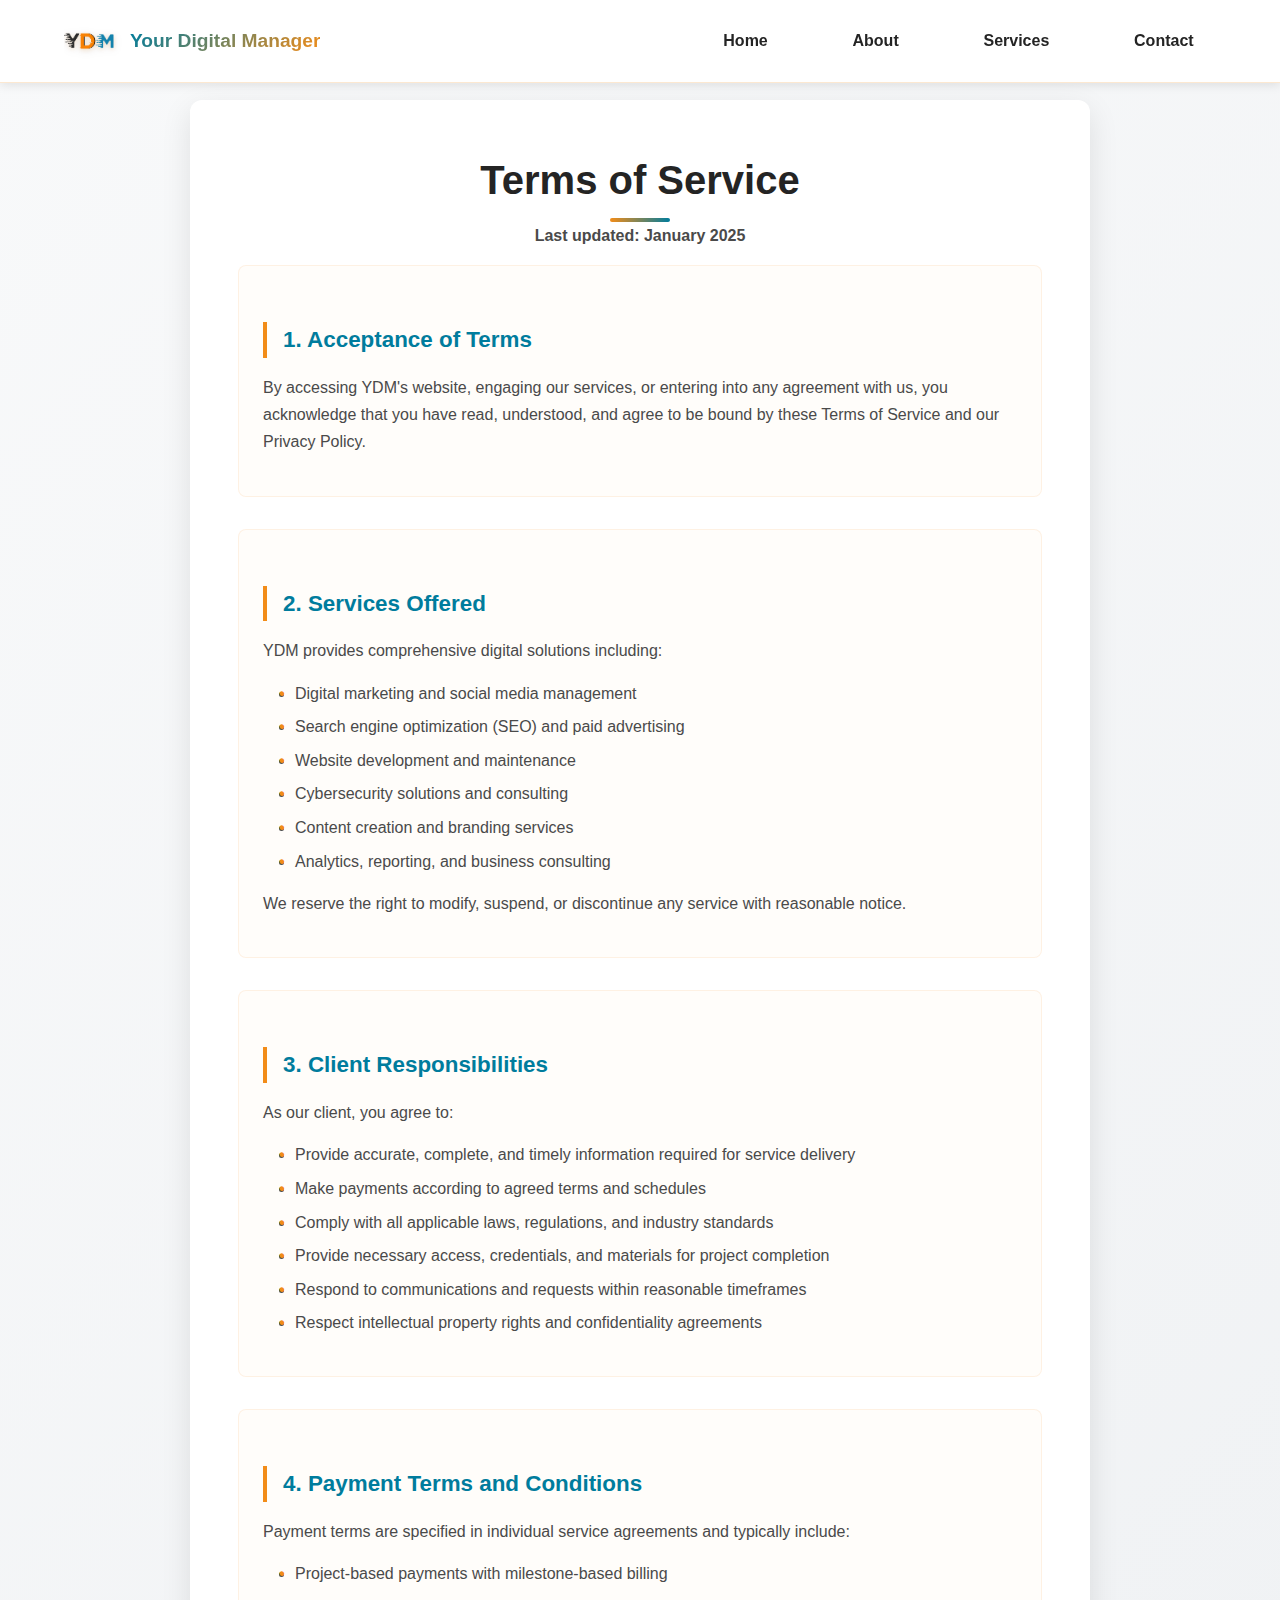
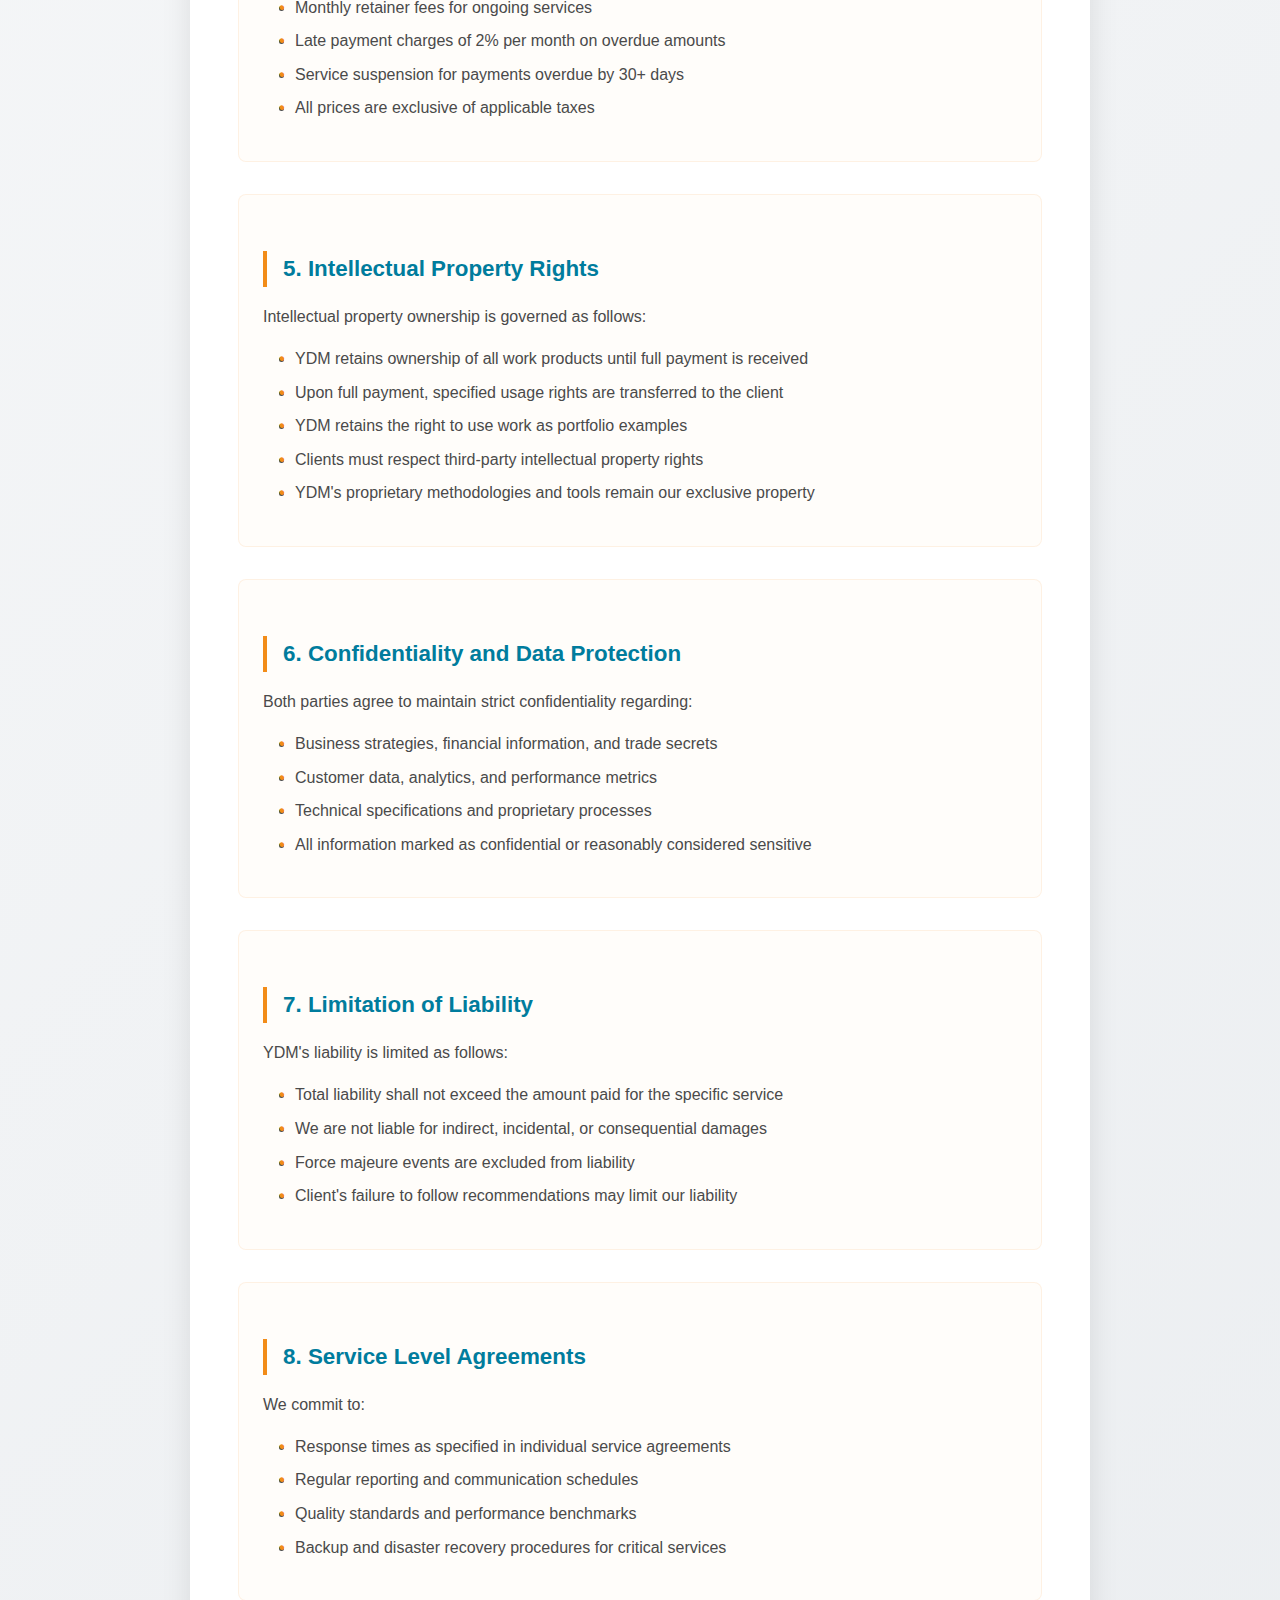
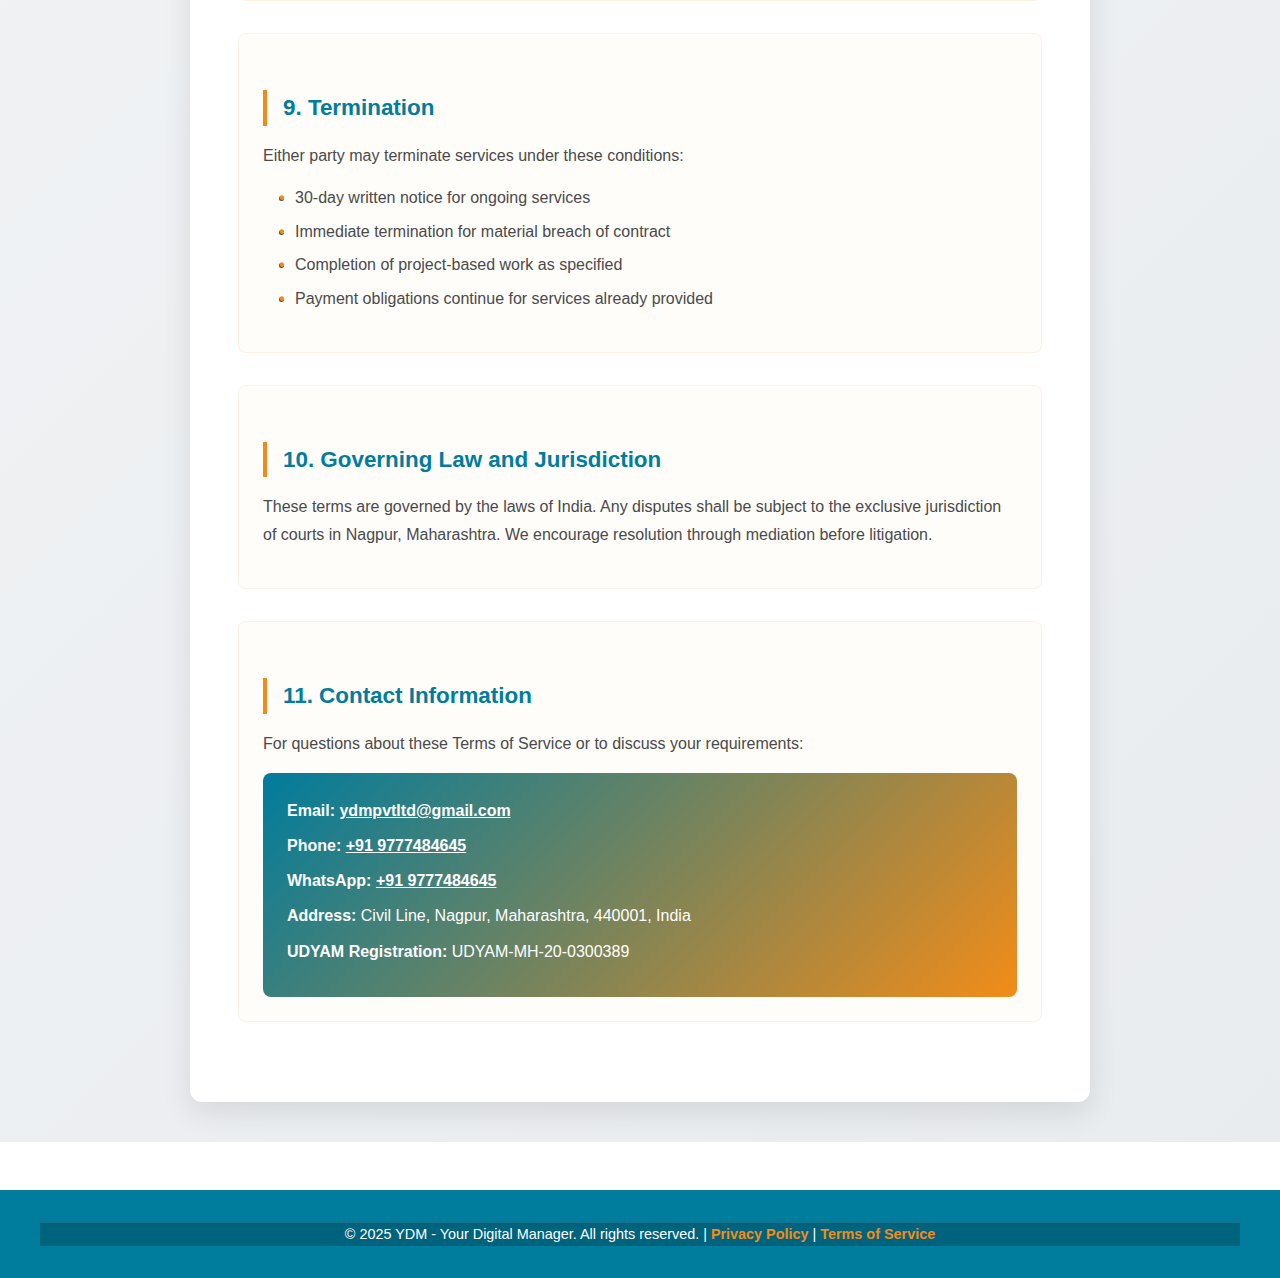
<file: terms-of-service.html>
<!DOCTYPE html>
<html lang="en">
<head>
    <meta charset="UTF-8">
    <meta name="viewport" content="width=device-width, initial-scale=1.0">
    <title>Terms of Service - YDM Your Digital Manager | Service Agreement & Conditions</title>
    <meta name="description" content="YDM Terms of Service - Comprehensive service agreement for digital marketing, website development, and cybersecurity solutions. Professional terms and conditions.">
    <meta name="keywords" content="terms of service, service agreement, YDM terms, digital marketing terms, cybersecurity terms, website development agreement, professional services">
    <meta name="author" content="YDM - Your Digital Manager">
    <meta name="robots" content="index, follow">
    <link rel="canonical" href="https://pratikbihari.github.io/Your-Digital-Manager/terms-of-service.html">
    
    <!-- Open Graph / Facebook / WhatsApp Meta Tags -->
    <meta property="og:title" content="Terms of Service - YDM Your Digital Manager">
    <meta property="og:description" content="Comprehensive service agreement for YDM's digital marketing, website development, and cybersecurity solutions. Professional terms and conditions.">
    <meta property="og:image" content="https://pratikbihari.github.io/Your-Digital-Manager/image/Logo.png">
    <meta property="og:image:alt" content="YDM - Your Digital Manager Logo">
    <meta property="og:image:width" content="1200">
    <meta property="og:image:height" content="630">
    <meta property="og:url" content="https://pratikbihari.github.io/Your-Digital-Manager/terms-of-service.html">
    <meta property="og:type" content="website">
    <meta property="og:site_name" content="YDM - Your Digital Manager">
    <meta property="og:locale" content="en_IN">
    
    <!-- Twitter Card Meta Tags -->
    <meta name="twitter:card" content="summary_large_image">
    <meta name="twitter:title" content="Terms of Service - YDM Your Digital Manager">
    <meta name="twitter:description" content="Comprehensive service agreement for digital marketing, website development, and cybersecurity solutions.">
    <meta name="twitter:image" content="https://pratikbihari.github.io/Your-Digital-Manager/image/Logo.png">
    <meta name="twitter:image:alt" content="YDM - Your Digital Manager Logo">
    
    <!-- Additional SEO Meta Tags -->
    <meta name="theme-color" content="#667eea">
    <meta name="msapplication-TileColor" content="#667eea">
    <meta name="application-name" content="YDM - Your Digital Manager">
    <meta name="apple-mobile-web-app-title" content="YDM">
    <meta name="apple-mobile-web-app-capable" content="yes">
    <meta name="apple-mobile-web-app-status-bar-style" content="default">
    <meta name="mobile-web-app-capable" content="yes">
    <meta name="format-detection" content="telephone=no">
    <link rel="stylesheet" href="styles.css">
    <link rel="stylesheet" href="legal-styles.css">
    <link rel="stylesheet" href="https://cdnjs.cloudflare.com/ajax/libs/font-awesome/6.0.0/css/all.min.css">
    <link rel="icon" href="image/Logo.png" type="image/png">
</head>
<body>
    <header class="modern-header">
        <nav aria-label="Main Navigation">
            <div class="nav__brand">
                <a href="index.html" class="logo">
                    <img src="image/Logo.png" alt="YDM - Your Digital Manager Logo" class="logo__image">
                    <div class="logo__text-wrapper">
                        <h1 class="logo__text">Your Digital Manager</h1>
                    </div>
                </a>
            </div>
            <div class="nav-links">
                <a href="index.html">Home</a>
                <a href="index.html#about">About</a>
                <a href="index.html#services">Services</a>
                <a href="index.html#contact">Contact</a>
            </div>
            <div class="menu-btn" aria-label="Mobile Menu Button">
                <i class="fas fa-bars" aria-hidden="true"></i>
            </div>
        </nav>
    </header>

    <main id="main-content" class="legal-page">
        <div class="container">
            <h1>Terms of Service</h1>
            <p class="last-updated"><strong>Last updated:</strong> January 2025</p>

            <section>
                <h2>1. Acceptance of Terms</h2>
                <p>By accessing YDM's website, engaging our services, or entering into any agreement with us, you acknowledge that you have read, understood, and agree to be bound by these Terms of Service and our Privacy Policy.</p>
            </section>

            <section>
                <h2>2. Services Offered</h2>
                <p>YDM provides comprehensive digital solutions including:</p>
                <ul>
                    <li>Digital marketing and social media management</li>
                    <li>Search engine optimization (SEO) and paid advertising</li>
                    <li>Website development and maintenance</li>
                    <li>Cybersecurity solutions and consulting</li>
                    <li>Content creation and branding services</li>
                    <li>Analytics, reporting, and business consulting</li>
                </ul>
                <p>We reserve the right to modify, suspend, or discontinue any service with reasonable notice.</p>
            </section>

            <section>
                <h2>3. Client Responsibilities</h2>
                <p>As our client, you agree to:</p>
                <ul>
                    <li>Provide accurate, complete, and timely information required for service delivery</li>
                    <li>Make payments according to agreed terms and schedules</li>
                    <li>Comply with all applicable laws, regulations, and industry standards</li>
                    <li>Provide necessary access, credentials, and materials for project completion</li>
                    <li>Respond to communications and requests within reasonable timeframes</li>
                    <li>Respect intellectual property rights and confidentiality agreements</li>
                </ul>
            </section>

            <section>
                <h2>4. Payment Terms and Conditions</h2>
                <p>Payment terms are specified in individual service agreements and typically include:</p>
                <ul>
                    <li>Project-based payments with milestone-based billing</li>
                    <li>Monthly retainer fees for ongoing services</li>
                    <li>Late payment charges of 2% per month on overdue amounts</li>
                    <li>Service suspension for payments overdue by 30+ days</li>
                    <li>All prices are exclusive of applicable taxes</li>
                </ul>
            </section>

            <section>
                <h2>5. Intellectual Property Rights</h2>
                <p>Intellectual property ownership is governed as follows:</p>
                <ul>
                    <li>YDM retains ownership of all work products until full payment is received</li>
                    <li>Upon full payment, specified usage rights are transferred to the client</li>
                    <li>YDM retains the right to use work as portfolio examples</li>
                    <li>Clients must respect third-party intellectual property rights</li>
                    <li>YDM's proprietary methodologies and tools remain our exclusive property</li>
                </ul>
            </section>

            <section>
                <h2>6. Confidentiality and Data Protection</h2>
                <p>Both parties agree to maintain strict confidentiality regarding:</p>
                <ul>
                    <li>Business strategies, financial information, and trade secrets</li>
                    <li>Customer data, analytics, and performance metrics</li>
                    <li>Technical specifications and proprietary processes</li>
                    <li>All information marked as confidential or reasonably considered sensitive</li>
                </ul>
            </section>

            <section>
                <h2>7. Limitation of Liability</h2>
                <p>YDM's liability is limited as follows:</p>
                <ul>
                    <li>Total liability shall not exceed the amount paid for the specific service</li>
                    <li>We are not liable for indirect, incidental, or consequential damages</li>
                    <li>Force majeure events are excluded from liability</li>
                    <li>Client's failure to follow recommendations may limit our liability</li>
                </ul>
            </section>

            <section>
                <h2>8. Service Level Agreements</h2>
                <p>We commit to:</p>
                <ul>
                    <li>Response times as specified in individual service agreements</li>
                    <li>Regular reporting and communication schedules</li>
                    <li>Quality standards and performance benchmarks</li>
                    <li>Backup and disaster recovery procedures for critical services</li>
                </ul>
            </section>

            <section>
                <h2>9. Termination</h2>
                <p>Either party may terminate services under these conditions:</p>
                <ul>
                    <li>30-day written notice for ongoing services</li>
                    <li>Immediate termination for material breach of contract</li>
                    <li>Completion of project-based work as specified</li>
                    <li>Payment obligations continue for services already provided</li>
                </ul>
            </section>

            <section>
                <h2>10. Governing Law and Jurisdiction</h2>
                <p>These terms are governed by the laws of India. Any disputes shall be subject to the exclusive jurisdiction of courts in Nagpur, Maharashtra. We encourage resolution through mediation before litigation.</p>
            </section>

            <section>
                <h2>11. Contact Information</h2>
                <p>For questions about these Terms of Service or to discuss your requirements:</p>
                <div class="contact-info">
                    <p><strong>Email:</strong> <a href="mailto:ydmpvtltd@gmail.com">ydmpvtltd@gmail.com</a></p>
                    <p><strong>Phone:</strong> <a href="tel:+919777484645">+91 9777484645</a></p>
                    <p><strong>WhatsApp:</strong> <a href="https://wa.me/919777484645">+91 9777484645</a></p>
                    <p><strong>Address:</strong> Civil Line, Nagpur, Maharashtra, 440001, India</p>
                    <p><strong>UDYAM Registration:</strong> UDYAM-MH-20-0300389</p>
                </div>
            </section>
        </div>
    </main>

    <footer>
        <div class="footer-bottom">
            <p>&copy; 2025 YDM - Your Digital Manager. All rights reserved. | <a href="privacy-policy.html">Privacy Policy</a> | <a href="terms-of-service.html">Terms of Service</a></p>
        </div>
    </footer>
    <script src="script.js"></script>
</body>
</html>
</file>
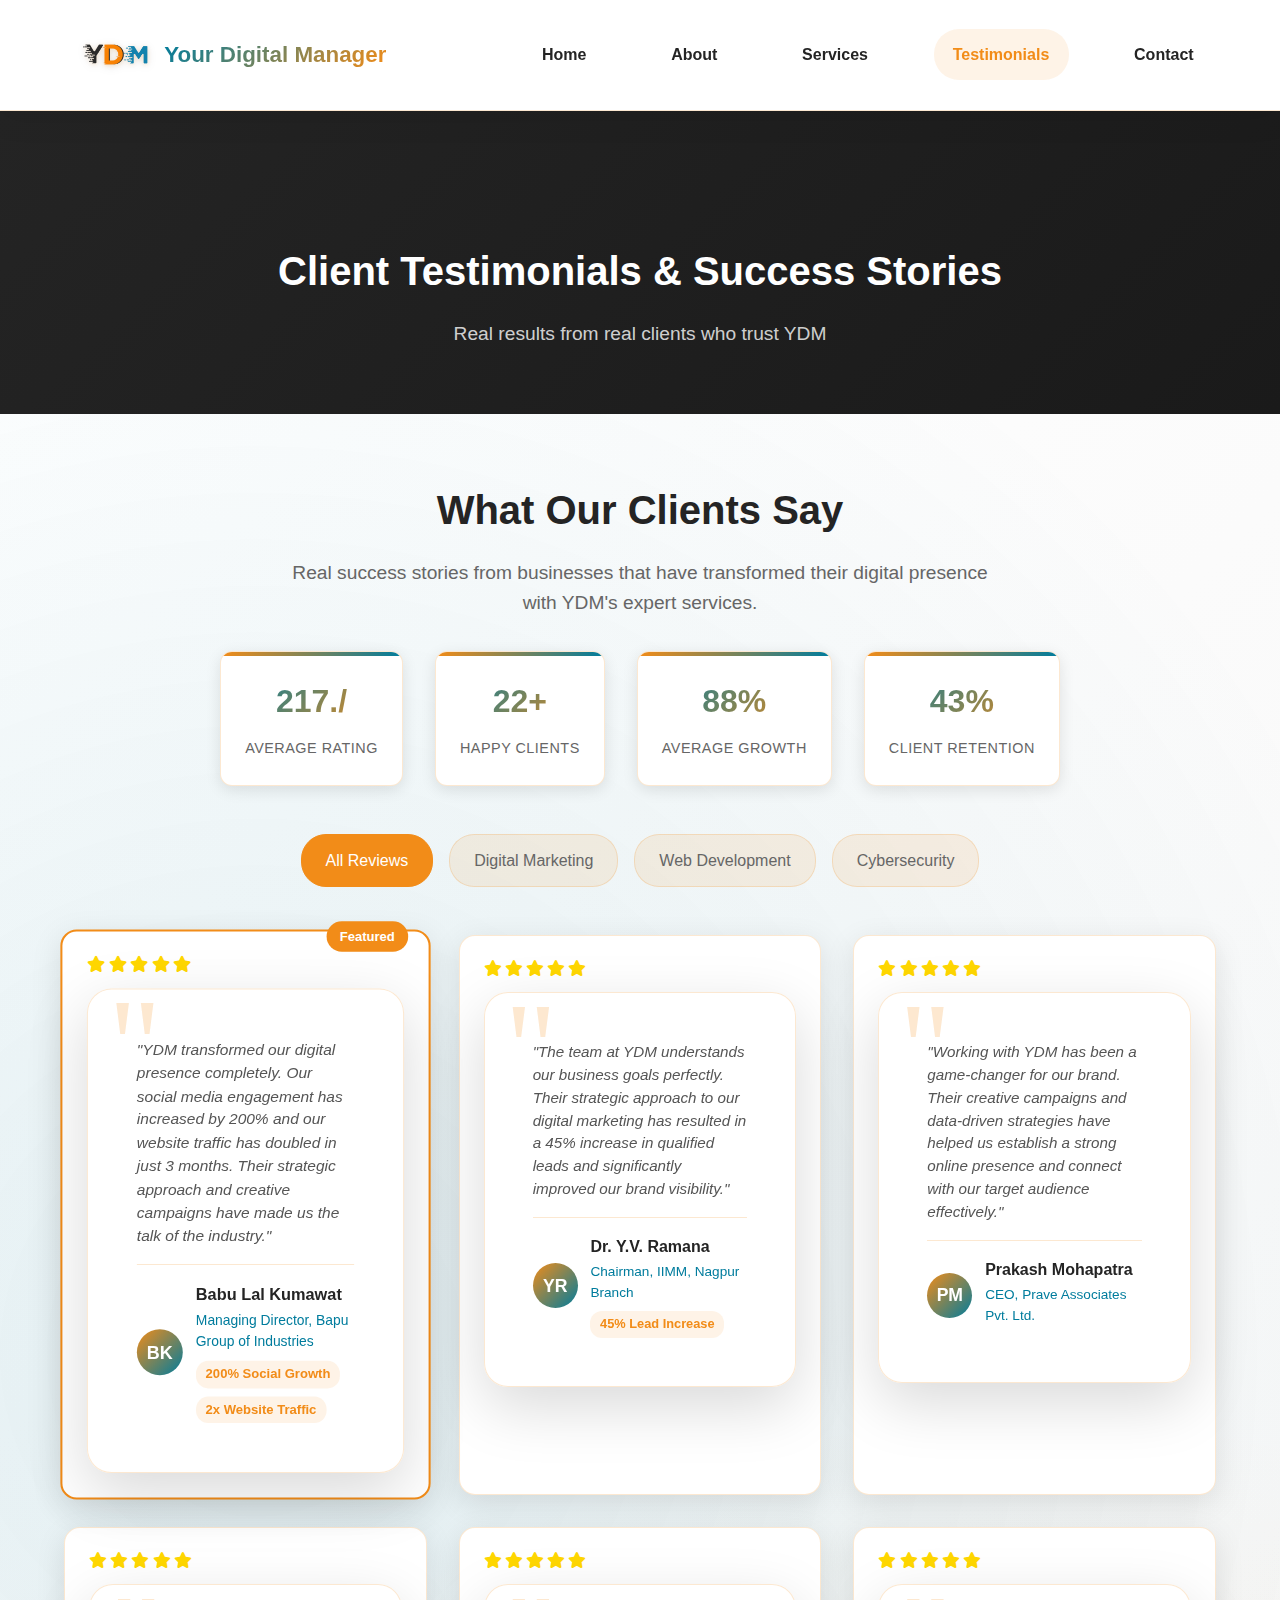
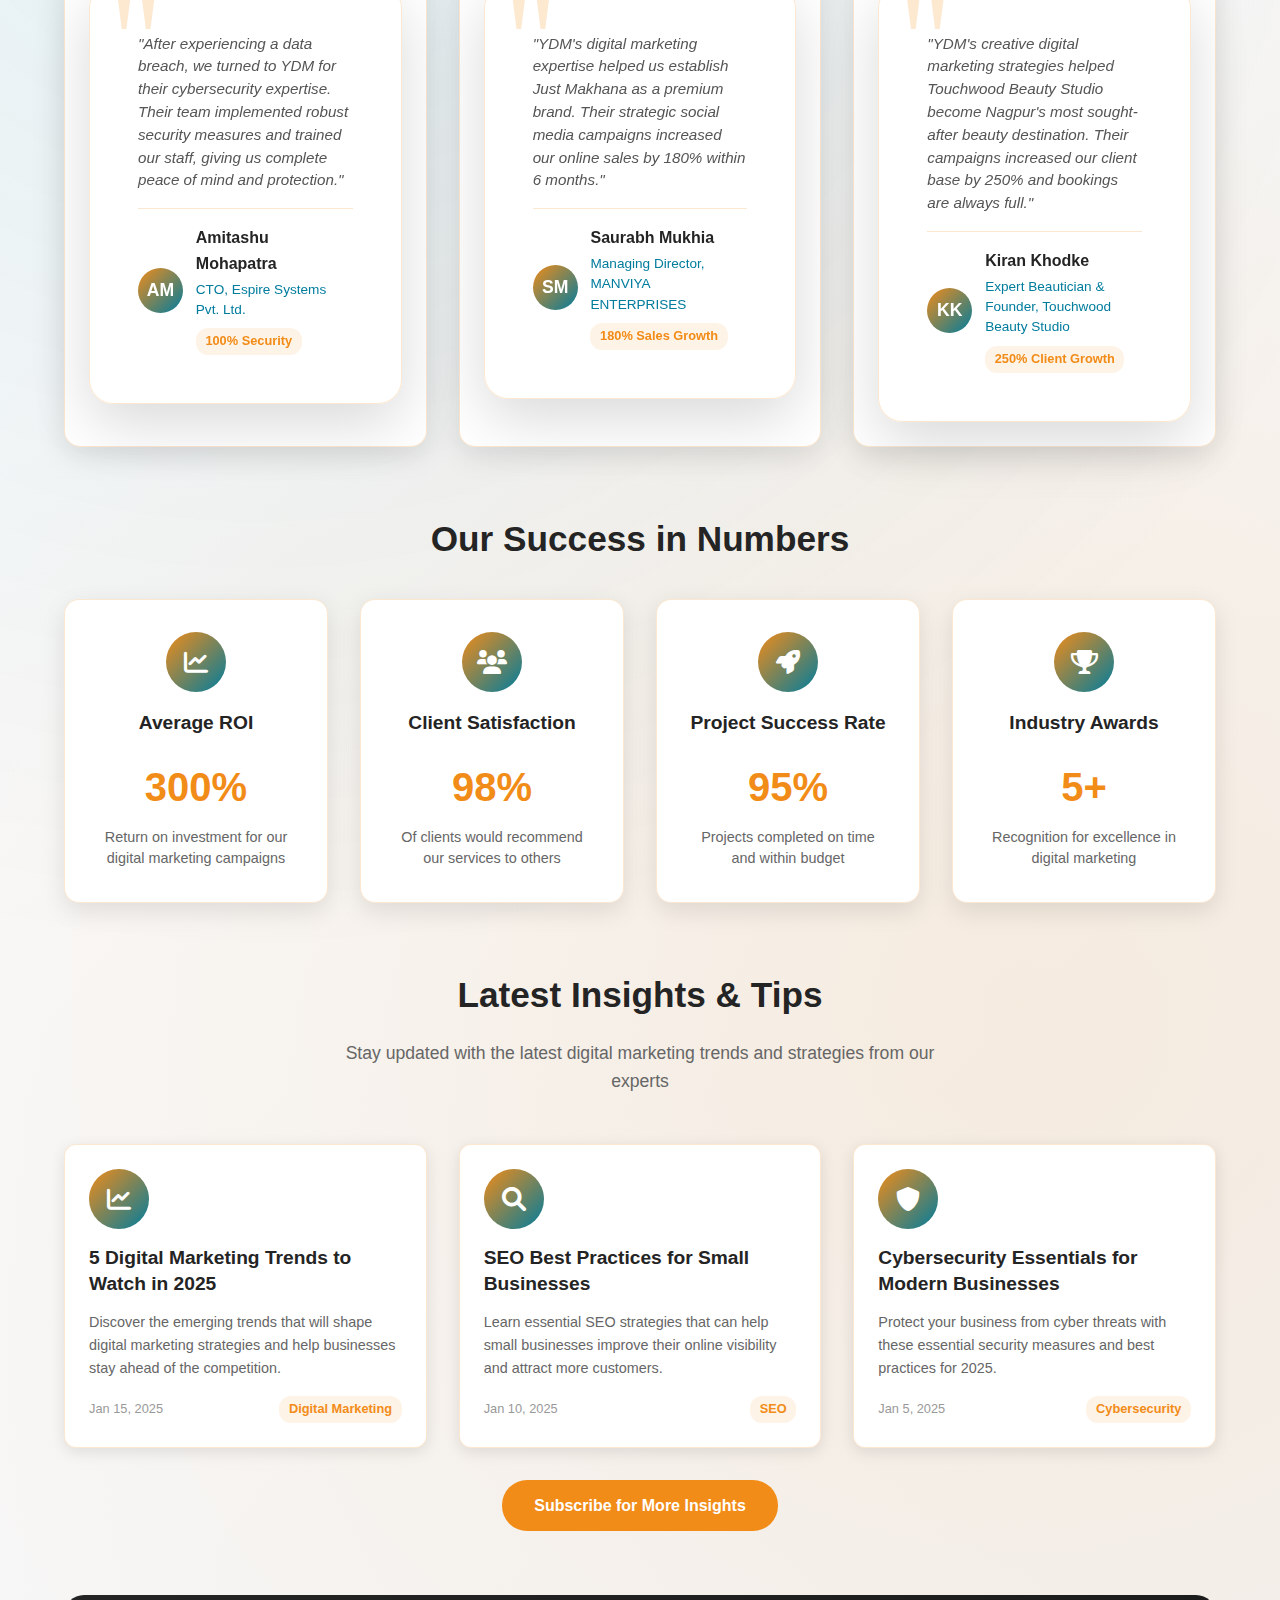
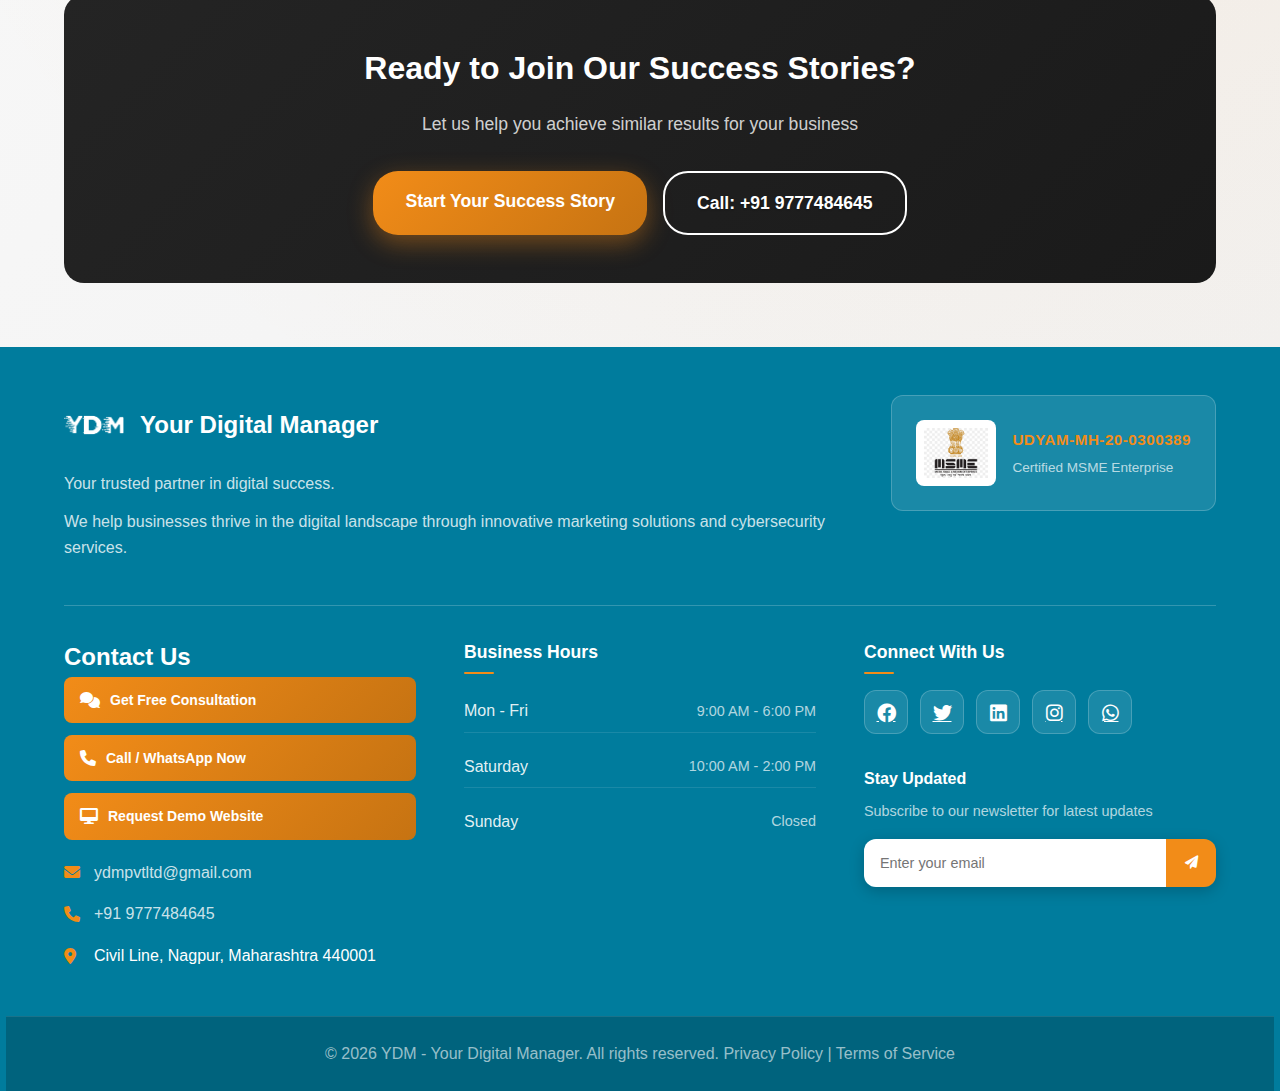
<file: testimonials.html>
<!DOCTYPE html>
<html lang="en">
<head>
    <meta charset="UTF-8">
    <meta name="viewport" content="width=device-width, initial-scale=1.0">
    <title>Client Testimonials & Reviews - YDM Digital Marketing Success Stories Nagpur</title>
    <meta name="description" content="Read authentic client testimonials and success stories from YDM's digital marketing services in Nagpur & Bhubaneswar. 200%+ growth results from satisfied customers.">
    <meta name="keywords" content="YDM testimonials, client reviews Nagpur, digital marketing success stories, customer feedback Bhubaneswar, YDM reviews, digital agency testimonials">
    <meta name="author" content="YDM - Your Digital Manager">
    <meta name="robots" content="index, follow">
    <link rel="canonical" href="https://yourdigitalmanager.xyz/testimonials.html">
    
    <!-- Open Graph Meta Tags -->
    <meta property="og:title" content="Client Testimonials & Reviews - YDM Digital Marketing Success Stories Nagpur">
    <meta property="og:description" content="Read authentic client testimonials and success stories from YDM's digital marketing services in Nagpur & Bhubaneswar. 200%+ growth results from satisfied customers.">
    <meta property="og:image" content="https://yourdigitalmanager.xyz/image/Logo.png">
    <meta property="og:url" content="https://yourdigitalmanager.xyz/testimonials.html">
    <meta property="og:type" content="website">
    <meta property="og:site_name" content="YDM - Your Digital Manager">
    
    <!-- Twitter Card Meta Tags -->
    <meta name="twitter:card" content="summary_large_image">
    <meta name="twitter:title" content="Client Testimonials & Reviews - YDM Digital Marketing Success Stories Nagpur">
    <meta name="twitter:description" content="Read authentic client testimonials and success stories from YDM's digital marketing services in Nagpur & Bhubaneswar. 200%+ growth results from satisfied customers.">
    <meta name="twitter:image" content="https://yourdigitalmanager.xyz/image/Logo.png">
    
    <!-- Additional SEO Meta Tags -->
    <meta name="geo.region" content="IN-MH">
    <meta name="geo.placename" content="Nagpur">
    <meta name="geo.position" content="21.1458;79.0882">
    <meta name="ICBM" content="21.1458, 79.0882">
    <meta name="theme-color" content="#F28C18">
    
    <link rel="icon" type="image/png" href="image/Logo.png">
    <link rel="apple-touch-icon" href="image/Logo.png">
    <link rel="stylesheet" href="styles.css">
    <link rel="stylesheet" href="https://cdnjs.cloudflare.com/ajax/libs/font-awesome/6.0.0/css/all.min.css">
    
    <!-- JSON-LD Structured Data -->
    <script type="application/ld+json">
    {
        "@context": "https://schema.org",
        "@type": "Organization",
        "name": "YDM - Your Digital Manager",
        "url": "https://yourdigitalmanager.xyz",
        "logo": "https://yourdigitalmanager.xyz/image/Logo.png",
        "review": [
            {
                "@type": "Review",
                "reviewRating": {
                    "@type": "Rating",
                    "ratingValue": "5",
                    "bestRating": "5"
                },
                "author": {
                    "@type": "Person",
                    "name": "Babu Lal Kumawat"
                },
                "reviewBody": "YDM transformed our digital presence completely. Our social media engagement has increased by 200% and our website traffic has doubled in just 3 months."
            },
            {
                "@type": "Review",
                "reviewRating": {
                    "@type": "Rating",
                    "ratingValue": "5",
                    "bestRating": "5"
                },
                "author": {
                    "@type": "Person",
                    "name": "Dr. Y.V. Ramana"
                },
                "reviewBody": "The team at YDM understands our business goals perfectly. Their strategic approach to our digital marketing has resulted in a 45% increase in qualified leads."
            }
        ],
        "aggregateRating": {
            "@type": "AggregateRating",
            "ratingValue": "4.9",
            "reviewCount": "50",
            "bestRating": "5"
        }
    }
    </script>
</head>
<body>
    <nav aria-label="Main Navigation">
        <div class="nav__brand">
            <a href="index.html" class="logo">
                <img src="image/Logo.png" alt="YDM Logo" class="logo__image">
                <div class="logo__text-wrapper">
                    <span class="logo__text">Your Digital Manager</span>
                </div>
            </a>
        </div>
        <div class="nav-links">
            <a href="index.html">Home</a>
            <a href="about.html">About</a>
            <a href="services.html">Services</a>
            <a href="testimonials.html" class="active">Testimonials</a>
            <a href="contact.html">Contact</a>
        </div>
        <div class="menu-btn" aria-label="Mobile Menu Button">
            <i class="fas fa-bars" aria-hidden="true"></i>
        </div>
    </nav>

    <main class="page-content">
        <section class="page-hero">
            <div class="container">
                <h1>Client Testimonials & Success Stories</h1>
                <p>Real results from real clients who trust YDM</p>
            </div>
        </section>

        <section class="testimonials-detailed">
            <div class="container">
                <div class="testimonials-intro">
                    <h2>What Our Clients Say</h2>
                    <p class="testimonials-description">Real success stories from businesses that have transformed their digital presence with YDM's expert services.</p>
                    
                    <div class="stats-overview">
                        <div class="stat-item">
                            <span class="stat-number">4.9/5</span>
                            <span class="stat-label">Average Rating</span>
                        </div>
                        <div class="stat-item">
                            <span class="stat-number">50+</span>
                            <span class="stat-label">Happy Clients</span>
                        </div>
                        <div class="stat-item">
                            <span class="stat-number">200%</span>
                            <span class="stat-label">Average Growth</span>
                        </div>
                        <div class="stat-item">
                            <span class="stat-number">98%</span>
                            <span class="stat-label">Client Retention</span>
                        </div>
                    </div>
                </div>
                
                <div class="testimonial-categories">
                    <div class="testimonial-tab active" data-category="all">All Reviews</div>
                    <div class="testimonial-tab" data-category="marketing">Digital Marketing</div>
                    <div class="testimonial-tab" data-category="development">Web Development</div>
                    <div class="testimonial-tab" data-category="security">Cybersecurity</div>
                </div>
                
                <div class="testimonials-grid" id="all">
                    <div class="testimonial-card featured" itemscope itemtype="https://schema.org/Review" data-category="marketing">
                        <div class="testimonial-badge">Featured</div>
                        <div class="rating-stars">
                            <i class="fas fa-star"></i>
                            <i class="fas fa-star"></i>
                            <i class="fas fa-star"></i>
                            <i class="fas fa-star"></i>
                            <i class="fas fa-star"></i>
                        </div>
                        <div class="testimonial-content">
                            <p itemprop="reviewBody">"YDM transformed our digital presence completely. Our social media engagement has increased by 200% and our website traffic has doubled in just 3 months. Their strategic approach and creative campaigns have made us the talk of the industry."</p>
                            <div class="client-info">
                                <div class="client-avatar">BK</div>
                                <div class="client-details">
                                    <h4 itemprop="author" itemscope itemtype="https://schema.org/Person"><span itemprop="name">Babu Lal Kumawat</span></h4>
                                    <p><span itemprop="jobTitle">Managing Director</span>, <span itemprop="worksFor">Bapu Group of Industries</span></p>
                                    <div class="testimonial-metrics">
                                        <span class="metric">200% Social Growth</span>
                                        <span class="metric">2x Website Traffic</span>
                                    </div>
                                </div>
                            </div>
                        </div>
                    </div>

                    <div class="testimonial-card" itemscope itemtype="https://schema.org/Review" data-category="marketing">
                        <div class="rating-stars">
                            <i class="fas fa-star"></i>
                            <i class="fas fa-star"></i>
                            <i class="fas fa-star"></i>
                            <i class="fas fa-star"></i>
                            <i class="fas fa-star"></i>
                        </div>
                        <div class="testimonial-content">
                            <p itemprop="reviewBody">"The team at YDM understands our business goals perfectly. Their strategic approach to our digital marketing has resulted in a 45% increase in qualified leads and significantly improved our brand visibility."</p>
                            <div class="client-info">
                                <div class="client-avatar">YR</div>
                                <div class="client-details">
                                    <h4 itemprop="author" itemscope itemtype="https://schema.org/Person"><span itemprop="name">Dr. Y.V. Ramana</span></h4>
                                    <p><span itemprop="jobTitle">Chairman</span>, <span itemprop="worksFor">IIMM, Nagpur Branch</span></p>
                                    <div class="testimonial-metrics">
                                        <span class="metric">45% Lead Increase</span>
                                    </div>
                                </div>
                            </div>
                        </div>
                    </div>

                    <div class="testimonial-card" itemscope itemtype="https://schema.org/Review" data-category="development">
                        <div class="rating-stars">
                            <i class="fas fa-star"></i>
                            <i class="fas fa-star"></i>
                            <i class="fas fa-star"></i>
                            <i class="fas fa-star"></i>
                            <i class="fas fa-star"></i>
                        </div>
                        <div class="testimonial-content">
                            <p itemprop="reviewBody">"Working with YDM has been a game-changer for our brand. Their creative campaigns and data-driven strategies have helped us establish a strong online presence and connect with our target audience effectively."</p>
                            <div class="client-info">
                                <div class="client-avatar">PM</div>
                                <div class="client-details">
                                    <h4 itemprop="author" itemscope itemtype="https://schema.org/Person"><span itemprop="name">Prakash Mohapatra</span></h4>
                                    <p><span itemprop="jobTitle">CEO</span>, <span itemprop="worksFor">Prave Associates Pvt. Ltd.</span></p>
                                </div>
                            </div>
                        </div>
                    </div>

                    <div class="testimonial-card" itemscope itemtype="https://schema.org/Review" data-category="security">
                        <div class="rating-stars">
                            <i class="fas fa-star"></i>
                            <i class="fas fa-star"></i>
                            <i class="fas fa-star"></i>
                            <i class="fas fa-star"></i>
                            <i class="fas fa-star"></i>
                        </div>
                        <div class="testimonial-content">
                            <p itemprop="reviewBody">"After experiencing a data breach, we turned to YDM for their cybersecurity expertise. Their team implemented robust security measures and trained our staff, giving us complete peace of mind and protection."</p>
                            <div class="client-info">
                                <div class="client-avatar">AM</div>
                                <div class="client-details">
                                    <h4 itemprop="author" itemscope="https://schema.org/Person"><span itemprop="name">Amitashu Mohapatra</span></h4>
                                    <p><span itemprop="jobTitle">CTO</span>, <span itemprop="worksFor">Espire Systems Pvt. Ltd.</span></p>
                                    <div class="testimonial-metrics">
                                        <span class="metric">100% Security</span>
                                    </div>
                                </div>
                            </div>
                        </div>
                    </div>

                    <div class="testimonial-card" itemscope itemtype="https://schema.org/Review" data-category="marketing">
                        <div class="rating-stars">
                            <i class="fas fa-star"></i>
                            <i class="fas fa-star"></i>
                            <i class="fas fa-star"></i>
                            <i class="fas fa-star"></i>
                            <i class="fas fa-star"></i>
                        </div>
                        <div class="testimonial-content">
                            <p itemprop="reviewBody">"YDM's digital marketing expertise helped us establish Just Makhana as a premium brand. Their strategic social media campaigns increased our online sales by 180% within 6 months."</p>
                            <div class="client-info">
                                <div class="client-avatar">SM</div>
                                <div class="client-details">
                                    <h4 itemprop="author" itemscope itemtype="https://schema.org/Person"><span itemprop="name">Saurabh Mukhia</span></h4>
                                    <p><span itemprop="jobTitle">Managing Director</span>, <span itemprop="worksFor">MANVIYA ENTERPRISES</span></p>
                                    <div class="testimonial-metrics">
                                        <span class="metric">180% Sales Growth</span>
                                    </div>
                                </div>
                            </div>
                        </div>
                    </div>

                    <div class="testimonial-card" itemscope itemtype="https://schema.org/Review" data-category="marketing">
                        <div class="rating-stars">
                            <i class="fas fa-star"></i>
                            <i class="fas fa-star"></i>
                            <i class="fas fa-star"></i>
                            <i class="fas fa-star"></i>
                            <i class="fas fa-star"></i>
                        </div>
                        <div class="testimonial-content">
                            <p itemprop="reviewBody">"YDM's creative digital marketing strategies helped Touchwood Beauty Studio become Nagpur's most sought-after beauty destination. Their campaigns increased our client base by 250% and bookings are always full."</p>
                            <div class="client-info">
                                <div class="client-avatar">KK</div>
                                <div class="client-details">
                                    <h4 itemprop="author" itemscope itemtype="https://schema.org/Person"><span itemprop="name">Kiran Khodke</span></h4>
                                    <p><span itemprop="jobTitle">Expert Beautician & Founder</span>, <span itemprop="worksFor">Touchwood Beauty Studio</span></p>
                                    <div class="testimonial-metrics">
                                        <span class="metric">250% Client Growth</span>
                                    </div>
                                </div>
                            </div>
                        </div>
                    </div>
                </div>
                
                <div class="success-metrics">
                    <h2>Our Success in Numbers</h2>
                    <div class="metrics-grid">
                        <div class="metric-card">
                            <div class="metric-icon">
                                <i class="fas fa-chart-line"></i>
                            </div>
                            <h3>Average ROI</h3>
                            <div class="metric-value">300%</div>
                            <p>Return on investment for our digital marketing campaigns</p>
                        </div>
                        <div class="metric-card">
                            <div class="metric-icon">
                                <i class="fas fa-users"></i>
                            </div>
                            <h3>Client Satisfaction</h3>
                            <div class="metric-value">98%</div>
                            <p>Of clients would recommend our services to others</p>
                        </div>
                        <div class="metric-card">
                            <div class="metric-icon">
                                <i class="fas fa-rocket"></i>
                            </div>
                            <h3>Project Success Rate</h3>
                            <div class="metric-value">95%</div>
                            <p>Projects completed on time and within budget</p>
                        </div>
                        <div class="metric-card">
                            <div class="metric-icon">
                                <i class="fas fa-trophy"></i>
                            </div>
                            <h3>Industry Awards</h3>
                            <div class="metric-value">5+</div>
                            <p>Recognition for excellence in digital marketing</p>
                        </div>
                    </div>
                </div>
                
                <div class="blog-section">
                    <h2>Latest Insights & Tips</h2>
                    <p class="blog-description">Stay updated with the latest digital marketing trends and strategies from our experts</p>
                    
                    <div class="blog-grid">
                        <article class="blog-card">
                            <div class="blog-image">
                                <i class="fas fa-chart-line"></i>
                            </div>
                            <div class="blog-content">
                                <h3>5 Digital Marketing Trends to Watch in 2025</h3>
                                <p>Discover the emerging trends that will shape digital marketing strategies and help businesses stay ahead of the competition.</p>
                                <div class="blog-meta">
                                    <span class="blog-date">Jan 15, 2025</span>
                                    <span class="blog-category">Digital Marketing</span>
                                </div>
                            </div>
                        </article>
                        
                        <article class="blog-card">
                            <div class="blog-image">
                                <i class="fas fa-search"></i>
                            </div>
                            <div class="blog-content">
                                <h3>SEO Best Practices for Small Businesses</h3>
                                <p>Learn essential SEO strategies that can help small businesses improve their online visibility and attract more customers.</p>
                                <div class="blog-meta">
                                    <span class="blog-date">Jan 10, 2025</span>
                                    <span class="blog-category">SEO</span>
                                </div>
                            </div>
                        </article>
                        
                        <article class="blog-card">
                            <div class="blog-image">
                                <i class="fas fa-shield-alt"></i>
                            </div>
                            <div class="blog-content">
                                <h3>Cybersecurity Essentials for Modern Businesses</h3>
                                <p>Protect your business from cyber threats with these essential security measures and best practices for 2025.</p>
                                <div class="blog-meta">
                                    <span class="blog-date">Jan 5, 2025</span>
                                    <span class="blog-category">Cybersecurity</span>
                                </div>
                            </div>
                        </article>
                    </div>
                    
                    <div class="blog-cta">
                        <a href="mailto:ydmpvtltd@gmail.com?subject=Subscribe to Blog Updates" class="blog-cta-btn">Subscribe for More Insights</a>
                    </div>
                </div>
                
                <div class="cta-testimonials">
                    <h2>Ready to Join Our Success Stories?</h2>
                    <p>Let us help you achieve similar results for your business</p>
                    <div class="cta-buttons">
                        <a href="contact.html" class="cta-primary">Start Your Success Story</a>
                        <a href="tel:+919777484645" class="cta-secondary">Call: +91 9777484645</a>
                    </div>
                </div>
            </div>
        </section>
    </main>

    <footer id="contact" itemscope itemtype="https://schema.org/Organization">
        <div class="footer-main">
            <div class="footer-top">
                <div class="footer-brand">
                    <div class="brand-info">
                        <div class="footer-logo">
                            <img src="image/Logo.png" alt="YDM Logo" class="footer-logo-img">
                            <h3 itemprop="name">Your Digital Manager</h3>
                        </div>
                        <p itemprop="slogan">Your trusted partner in digital success.</p>
                        <p itemprop="description">We help businesses thrive in the digital landscape through innovative marketing solutions and cybersecurity services.</p>
                    </div>
                    <div class="udyam-certificate">
                        <img src="image/udyam.png" alt="UDYAM Registration Certificate" class="udyam-logo">
                        <div class="udyam-info">
                            <p class="udyam-number">UDYAM-MH-20-0300389</p>
                            <p class="udyam-text">Certified MSME Enterprise</p>
                        </div>
                    </div>
                </div>
            </div>
            
            <div class="footer-content">
                <div class="footer-section">
                    <h2>Contact Us</h2>
                    <div class="contact-cta-buttons">
                        <a href="mailto:ydmpvtltd@gmail.com" class="cta-button consultation">
                            <i class="fas fa-comments"></i>
                            <span>Get Free Consultation</span>
                        </a>
                        <a href="tel:+919777484645" class="cta-button call-whatsapp">
                            <i class="fas fa-phone"></i>
                            <span>Call / WhatsApp Now</span>
                        </a>
                        <a href="mailto:ydmpvtltd@gmail.com?subject=Request Demo Website" class="cta-button demo">
                            <i class="fas fa-desktop"></i>
                            <span>Request Demo Website</span>
                        </a>
                    </div>
                    <div class="contact-item">
                        <i class="fas fa-envelope"></i>
                        <a href="mailto:ydmpvtltd@gmail.com" itemprop="email">ydmpvtltd@gmail.com</a>
                    </div>
                    <div class="contact-item">
                        <i class="fas fa-phone"></i>
                        <a href="tel:+919777484645" itemprop="telephone">+91 9777484645</a>
                    </div>
                    <div class="contact-item">
                        <i class="fas fa-map-marker-alt"></i>
                        <span itemprop="address" itemscope itemtype="https://schema.org/PostalAddress">
                            <span itemprop="streetAddress">Civil Line</span>, <span itemprop="addressLocality">Nagpur</span>, <span itemprop="addressRegion">Maharashtra</span> <span itemprop="postalCode">440001</span>
                        </span>
                    </div>
                </div>
                
                <div class="footer-section">
                    <h4>Business Hours</h4>
                    <div class="hours-item" itemprop="openingHoursSpecification" itemscope itemtype="https://schema.org/OpeningHoursSpecification">
                        <meta itemprop="dayOfWeek" content="Monday Tuesday Wednesday Thursday Friday">
                        <meta itemprop="opens" content="09:00:00">
                        <meta itemprop="closes" content="18:00:00">
                        <span class="days">Mon - Fri</span>
                        <span class="time">9:00 AM - 6:00 PM</span>
                    </div>
                    <div class="hours-item" itemprop="openingHoursSpecification" itemscope itemtype="https://schema.org/OpeningHoursSpecification">
                        <meta itemprop="dayOfWeek" content="Saturday">
                        <meta itemprop="opens" content="10:00:00">
                        <meta itemprop="closes" content="14:00:00">
                        <span class="days">Saturday</span>
                        <span class="time">10:00 AM - 2:00 PM</span>
                    </div>
                    <div class="hours-item">
                        <span class="days">Sunday</span>
                        <span class="time">Closed</span>
                    </div>
                </div>
                
                <div class="footer-section">
                    <h4>Connect With Us</h4>
                    <div class="social-links">
                        <a href="https://www.facebook.com/profile.php?id=61583702605677" target="_blank" rel="noopener" aria-label="Follow us on Facebook"><i class="fab fa-facebook"></i></a>
                        <a href="https://x.com/ydm_yourdigital" target="_blank" rel="noopener" aria-label="Follow us on Twitter"><i class="fab fa-twitter"></i></a>
                        <a href="https://linkedin.com/company/your-digital-manager" target="_blank" rel="noopener" aria-label="Follow us on LinkedIn"><i class="fab fa-linkedin"></i></a>
                        <a href="https://www.instagram.com/your.digital.manager/" target="_blank" rel="noopener" aria-label="Follow us on Instagram"><i class="fab fa-instagram"></i></a>
                        <a href="https://wa.me/919777484645" target="_blank" rel="noopener" aria-label="Contact us on WhatsApp"><i class="fab fa-whatsapp"></i></a>
                    </div>
                    
                    <div class="newsletter">
                        <h5>Stay Updated</h5>
                        <p>Subscribe to our newsletter for latest updates</p>
                        <form class="newsletter-form" action="/subscribe" method="post">
                            <input type="email" id="email-subscribe" name="email" placeholder="Enter your email" required>
                            <button type="submit"><i class="fas fa-paper-plane"></i></button>
                        </form>
                    </div>
                </div>
            </div>
        </div>
        <div class="footer-bottom">
            <p>&copy; <span id="current-year">2024</span> YDM - Your Digital Manager. All rights reserved. <a href="privacy-policy.html">Privacy Policy</a> | <a href="terms-of-service.html">Terms of Service</a></p>
        </div>
    </footer>

    <script src="script.js"></script>
    <script src="testimonials-tabs.js"></script>
</body>
</html>
</file>
<file: styles.css>
:root {
    --ydm-orange: #F28C18;
    --ydm-orange-hover: #C67312;
    --ydm-teal: #007C9D;
    --ydm-dark: #242424;
    --ydm-grey: #F2F2F2;
    --ydm-blue-tint: #CFE7EF;
    --ydm-shadow-grey: #4A4A4A;
    --white: #ffffff;
}

* {
    margin: 0;
    padding: 0;
    box-sizing: border-box;
}

body {
    font-family: 'Inter', -apple-system, BlinkMacSystemFont, sans-serif;
    line-height: 1.6;
    color: var(--ydm-dark);
    background: var(--white);
    overflow-x: hidden;
}

/* Header */
.modern-header {
    min-height: 100vh;
    background: var(--ydm-dark);
    position: relative;
    overflow: hidden;
}

.modern-header::before {
    content: '';
    position: absolute;
    top: 0;
    right: 0;
    width: 60%;
    height: 100%;
    background: linear-gradient(135deg, var(--ydm-teal) 0%, var(--ydm-orange) 100%);
    clip-path: polygon(30% 0%, 100% 0%, 100% 100%, 0% 100%);
    z-index: 1;
}

nav {
    position: fixed;
    top: 0;
    width: 100%;
    background: rgba(255, 255, 255, 0.95);
    backdrop-filter: blur(15px);
    z-index: 1000;
    padding: 0.6rem 5%;
    box-shadow: 0 4px 30px rgba(0, 0, 0, 0.1);
    display: flex;
    justify-content: space-between;
    align-items: center;
    border-bottom: 1px solid rgba(242, 140, 24, 0.2);
    transition: all 0.3s ease;
}

nav.scrolled {
    background: rgba(255, 255, 255, 0.98);
    box-shadow: 0 8px 40px rgba(0, 0, 0, 0.15);
    padding: 0.5rem 5%;
    border-bottom: 1px solid rgba(242, 140, 24, 0.3);
}

.nav__brand {
    display: flex;
    align-items: center;
    z-index: 2;
}

.logo {
    display: flex;
    align-items: center;
    gap: 1rem;
    text-decoration: none !important;
    padding: 0.8rem 1.2rem;
    border-radius: 20px;
    transition: all 0.4s cubic-bezier(0.4, 0, 0.2, 1);
    position: relative;
    overflow: hidden;
    margin-right: 2rem;
    outline: none !important;
    border: none !important;
}

.logo__image {
    height: 65px;
    width: auto;
    filter: drop-shadow(0 2px 4px rgba(0,0,0,0.1)) drop-shadow(0 1px 2px rgba(242, 140, 24, 0.2));
    transition: all 0.4s cubic-bezier(0.4, 0, 0.2, 1);
    border-radius: 8px;
    position: relative;
    z-index: 2;
}

.logo__text-wrapper {
    display: flex;
    align-items: center;
}

.logo__text {
    font-size: 1.4rem;
    font-weight: 800;
    color: var(--ydm-dark);
    margin: 0;
    line-height: 1.1;
    background: linear-gradient(135deg, var(--ydm-teal) 0%, var(--ydm-orange) 100%);
    -webkit-background-clip: text;
    -webkit-text-fill-color: transparent;
    background-clip: text;
}

.logo::before {
    content: '';
    position: absolute;
    top: 0;
    left: -100%;
    width: 100%;
    height: 100%;
    background: linear-gradient(135deg, rgba(242, 140, 24, 0.1) 0%, rgba(0, 124, 157, 0.1) 100%);
    transition: left 0.4s ease;
    border-radius: 20px;
}

.logo:hover::before {
    left: 0;
}

.logo:hover {
    text-decoration: none !important;
    transform: scale(1.05);
    box-shadow: 0 8px 25px rgba(242, 140, 24, 0.2);
}

.logo:visited {
    text-decoration: none !important;
}

.logo:active {
    text-decoration: none !important;
}

.logo:focus,
.logo:active,
.logo:visited {
    outline: none !important;
    box-shadow: none !important;
    border: none !important;
}

.logo:hover .logo__image {
    filter: drop-shadow(0 6px 12px rgba(0,0,0,0.2)) drop-shadow(0 3px 6px rgba(242, 140, 24, 0.4));
    transform: rotate(-2deg) scale(1.1);
}

nav.scrolled .logo__image {
    height: 55px;
}

nav.scrolled .logo__text {
    font-size: 1.2rem;
}

nav.scrolled .logo {
    padding: 0.6rem 1rem;
    margin-right: 1.5rem;
}

.nav-links {
    display: flex;
    gap: 2.5rem;
    z-index: 2;
}

.nav-links a {
    color: var(--ydm-dark);
    text-decoration: none;
    font-weight: 600;
    font-size: 1rem;
    transition: all 0.3s ease;
    position: relative;
    padding: 0.8rem 1.2rem;
    border-radius: 25px;
    margin: 0 0.2rem;
}

.nav-links a::after {
    content: '';
    position: absolute;
    bottom: 0;
    left: 50%;
    width: 0;
    height: 2px;
    background: var(--ydm-orange);
    transition: all 0.3s ease;
    transform: translateX(-50%);
    border-radius: 1px;
}

.nav-links a:hover::after {
    width: 80%;
}

.nav-links a:hover {
    color: var(--ydm-orange);
    background: rgba(242, 140, 24, 0.1);
    transform: translateY(-2px);
}

.menu-btn {
    display: none;
    font-size: 1.8rem;
    cursor: pointer;
    color: var(--ydm-dark);
    z-index: 2;
    padding: 0.5rem;
    border-radius: 8px;
    transition: all 0.3s ease;
}

.menu-btn:hover {
    background: rgba(242, 140, 24, 0.1);
    color: var(--ydm-orange);
}

/* Hero Section */
.hero {
    display: grid;
    grid-template-columns: 1.2fr 0.8fr;
    gap: 4rem;
    align-items: center;
    max-width: 1400px;
    margin: 0 auto;
    padding: 10rem 5% 4rem;
    min-height: 100vh;
    position: relative;
    z-index: 2;
}

.hero-content {
    padding-right: 2rem;
}

.hero-badge {
    display: inline-flex;
    align-items: center;
    gap: 0.8rem;
    background: var(--ydm-orange);
    color: white !important;
    padding: 0.8rem 1.5rem;
    border-radius: 50px;
    font-weight: 600;
    font-size: 0.9rem;
    margin-bottom: 2rem;
    box-shadow: 0 4px 15px rgba(242, 140, 24, 0.4);
    border: 2px solid rgba(255, 255, 255, 0.2);
}

.hero-badge i {
    font-size: 1.2rem;
}

.hero-content h1 {
    font-size: 4rem;
    font-weight: 900;
    color: white;
    margin-bottom: 1.5rem;
    line-height: 1.1;
    text-shadow: 0 4px 8px rgba(0,0,0,0.3);
}

.hero-content .highlight {
    background: linear-gradient(135deg, var(--ydm-orange) 0%, var(--ydm-teal) 100%);
    -webkit-background-clip: text;
    -webkit-text-fill-color: transparent;
    background-clip: text;
    color: var(--ydm-orange); /* fallback for browsers that don't support background-clip */
    font-size: 0.8em; /* Reduce size to 80% of parent font size */
}

.tagline {
    font-size: 1.3rem;
    color: rgba(255, 255, 255, 0.9);
    margin-bottom: 3rem;
    line-height: 1.6;
}

.hero-buttons {
    display: flex;
    gap: 1.5rem;
    margin-bottom: 4rem;
}

.cta-primary {
    background: linear-gradient(135deg, var(--ydm-orange) 0%, var(--ydm-orange-hover) 100%);
    color: white;
    padding: 1.2rem 2.5rem;
    border-radius: 50px;
    text-decoration: none;
    font-weight: 700;
    font-size: 1.1rem;
    transition: all 0.3s;
    box-shadow: 0 8px 25px rgba(242, 140, 24, 0.4);
}

.cta-primary:hover {
    transform: translateY(-3px);
    box-shadow: 0 12px 35px rgba(242, 140, 24, 0.6);
}

.cta-secondary {
    color: white !important;
    text-decoration: none;
    font-weight: 600;
    font-size: 1.1rem;
    display: flex;
    align-items: center;
    gap: 0.8rem;
    padding: 1.2rem 0;
    transition: all 0.3s;
    text-shadow: 0 1px 2px rgba(0,0,0,0.3);
}

.cta-secondary:hover {
    color: var(--ydm-orange);
    transform: translateX(5px);
}

.hero-stats {
    display: flex;
    gap: 3rem;
}

.stat {
    text-align: center;
    background: rgba(255, 255, 255, 0.1);
    padding: 1.5rem;
    border-radius: 15px;
    backdrop-filter: blur(10px);
    border: 1px solid rgba(255, 255, 255, 0.2);
}

.stat .number {
    display: block;
    font-size: 2.5rem;
    font-weight: 900;
    color: var(--ydm-orange);
    text-shadow: 0 2px 4px rgba(0,0,0,0.3);
}

.stat .label {
    color: rgba(255, 255, 255, 0.9);
    font-size: 0.9rem;
    font-weight: 500;
}

.hero-visual {
    position: relative;
    height: 500px;
    display: flex;
    align-items: center;
    justify-content: center;
}

.hero-shape {
    position: absolute;
    width: 300px;
    height: 300px;
    background: linear-gradient(135deg, rgba(242, 140, 24, 0.2) 0%, rgba(0, 124, 157, 0.2) 100%);
    border-radius: 50%;
    animation: float 6s ease-in-out infinite;
}

@keyframes float {
    0%, 100% { transform: translateY(0px) rotate(0deg); }
    50% { transform: translateY(-20px) rotate(180deg); }
}

.floating-card {
    position: absolute;
    background: rgba(255, 255, 255, 0.15);
    backdrop-filter: blur(15px);
    border: 1px solid rgba(255, 255, 255, 0.3);
    border-radius: 20px;
    padding: 2rem;
    color: white;
    text-align: center;
    box-shadow: 0 8px 25px rgba(0,0,0,0.2);
    transition: all 0.3s;
}

.floating-card:hover {
    transform: translateY(-5px);
    box-shadow: 0 15px 35px rgba(0,0,0,0.3);
}

.floating-card i {
    font-size: 2.5rem;
    margin-bottom: 1rem;
    display: block;
}

.card-1 { 
    top: 15%; 
    left: 5%; 
    animation: float 8s ease-in-out infinite;
}
.card-1 i { color: var(--ydm-orange); }

.card-2 { 
    top: 45%; 
    right: 10%; 
    animation: float 8s ease-in-out infinite 2s;
}
.card-2 i { color: var(--ydm-teal); }

.card-3 { 
    bottom: 15%; 
    left: 15%; 
    animation: float 8s ease-in-out infinite 4s;
}
.card-3 i { color: var(--ydm-orange); }

/* About Section */
.about {
    padding: 5rem 5%;
    background: linear-gradient(135deg, var(--ydm-dark) 0%, #1a1a1a 100%);
    position: relative;
    overflow: hidden;
}

.about::before {
    content: '';
    position: absolute;
    top: 0;
    left: 0;
    width: 100%;
    height: 100%;
    background: radial-gradient(circle at 30% 70%, rgba(242, 140, 24, 0.1) 0%, transparent 50%), radial-gradient(circle at 70% 30%, rgba(0, 124, 157, 0.1) 0%, transparent 50%);
    z-index: 1;
}

.container {
    max-width: 1200px;
    margin: 0 auto;
}

.about h2 {
    font-size: 2.8rem;
    font-weight: 800;
    text-align: center;
    margin-bottom: 0.8rem;
    color: var(--white);
    position: relative;
    z-index: 2;
}

.about h2::after {
    content: '';
    position: absolute;
    bottom: -10px;
    left: 50%;
    transform: translateX(-50%);
    width: 80px;
    height: 4px;
    background: linear-gradient(90deg, var(--ydm-orange) 0%, var(--ydm-teal) 100%);
    border-radius: 2px;
}

.about-subtitle {
    text-align: center;
    color: rgba(255, 255, 255, 0.8);
    font-size: 1.1rem;
    margin-bottom: 3rem;
    max-width: 600px;
    margin-left: auto;
    margin-right: auto;
    position: relative;
    z-index: 2;
}

.about-content {
    display: grid;
    grid-template-columns: 1.2fr 0.8fr;
    gap: 5rem;
    align-items: center;
    position: relative;
    z-index: 2;
}

.about-text {
    background: rgba(255, 255, 255, 0.95);
    padding: 3rem;
    border-radius: 20px;
    box-shadow: 0 20px 60px rgba(0, 0, 0, 0.3);
    border: 1px solid rgba(242, 140, 24, 0.2);
    backdrop-filter: blur(10px);
}

.about-text p {
    margin-bottom: 1.5rem;
    color: var(--ydm-shadow-grey);
    font-size: 1.1rem;
    line-height: 1.7;
}

.about-text p:first-child {
    font-size: 1.3rem;
    font-weight: 600;
    color: var(--ydm-dark);
    margin-bottom: 2rem;
}

.about-stats {
    display: grid;
    grid-template-columns: 1fr 1fr;
    gap: 2rem;
}

.stat-item {
    background: white;
    padding: 2.5rem 2rem;
    border-radius: 16px;
    text-align: center;
    box-shadow: 0 8px 30px rgba(0, 0, 0, 0.08);
    transition: all 0.4s ease;
    border: 2px solid transparent;
    position: relative;
    overflow: hidden;
}

.stat-item::before {
    content: '';
    position: absolute;
    top: 0;
    left: 0;
    width: 100%;
    height: 4px;
    background: linear-gradient(90deg, var(--ydm-orange) 0%, var(--ydm-teal) 100%);
}

.stat-item:hover {
    transform: translateY(-8px) scale(1.02);
    box-shadow: 0 20px 40px rgba(0, 0, 0, 0.15);
    border-color: var(--ydm-orange);
}

.stat-number {
    font-size: 3rem;
    font-weight: 900;
    color: var(--ydm-teal);
    display: block;
    margin-bottom: 0.5rem;
    background: linear-gradient(135deg, var(--ydm-teal) 0%, var(--ydm-orange) 100%);
    -webkit-background-clip: text;
    -webkit-text-fill-color: transparent;
    background-clip: text;
}

.stat-label {
    color: var(--ydm-shadow-grey);
    font-size: 1rem;
    font-weight: 600;
    text-transform: uppercase;
    letter-spacing: 0.5px;
}

/* Services Section */
.services {
    padding: 5rem 5%;
    background: linear-gradient(135deg, #1a1a1a 0%, var(--ydm-dark) 100%);
    position: relative;
    overflow: hidden;
}

.services::before {
    content: '';
    position: absolute;
    top: 0;
    right: 0;
    width: 100%;
    height: 100%;
    background: radial-gradient(circle at 70% 20%, rgba(242, 140, 24, 0.15) 0%, transparent 50%), radial-gradient(circle at 20% 80%, rgba(0, 124, 157, 0.15) 0%, transparent 50%);
    z-index: 1;
}

.services h2 {
    font-size: 2.8rem;
    font-weight: 800;
    text-align: center;
    margin-bottom: 0.8rem;
    color: var(--white);
    position: relative;
    z-index: 2;
}

.services h2::after {
    content: '';
    position: absolute;
    bottom: -10px;
    left: 50%;
    transform: translateX(-50%);
    width: 100px;
    height: 4px;
    background: linear-gradient(90deg, var(--ydm-teal) 0%, var(--ydm-orange) 100%);
    border-radius: 2px;
}

.section-description {
    text-align: center;
    color: rgba(255, 255, 255, 0.8);
    font-size: 1.1rem;
    margin-bottom: 3rem;
    max-width: 700px;
    margin-left: auto;
    margin-right: auto;
    position: relative;
    z-index: 2;
}

.services-grid {
    display: grid;
    grid-template-columns: repeat(auto-fit, minmax(280px, 1fr));
    gap: 1.5rem;
    position: relative;
    z-index: 2;
}

.service-card {
    background: rgba(255, 255, 255, 0.1);
    backdrop-filter: blur(15px);
    border: 1px solid rgba(255, 255, 255, 0.2);
    border-radius: 20px;
    padding: 2rem 1.5rem;
    transition: all 0.4s ease;
    position: relative;
    overflow: hidden;
    box-shadow: 0 15px 40px rgba(0, 0, 0, 0.4);
    cursor: pointer;
    will-change: transform;
}

.service-card::before {
    content: '';
    position: absolute;
    top: 0;
    left: 0;
    width: 100%;
    height: 100%;
    background: linear-gradient(135deg, rgba(242, 140, 24, 0.1) 0%, rgba(0, 124, 157, 0.1) 100%);
    opacity: 0;
    transition: opacity 0.5s ease;
    border-radius: 24px;
}

.service-card::after {
    content: '';
    position: absolute;
    top: 0;
    left: -100%;
    width: 100%;
    height: 100%;
    background: linear-gradient(90deg, transparent, rgba(255, 255, 255, 0.2), transparent);
    transition: left 0.8s ease;
}

.service-card:hover {
    transform: translateY(-8px);
    box-shadow: 0 25px 60px rgba(0, 0, 0, 0.5);
    border-color: rgba(242, 140, 24, 0.4);
    background: rgba(255, 255, 255, 0.15);
}

.service-card:hover::before {
    opacity: 1;
}

.service-card:hover::after {
    left: 100%;
}

.service-card .service-icon {
    width: 60px;
    height: 60px;
    background: linear-gradient(135deg, var(--ydm-orange) 0%, var(--ydm-teal) 100%);
    border-radius: 16px;
    display: flex;
    align-items: center;
    justify-content: center;
    margin-bottom: 1.5rem;
    position: relative;
    box-shadow: 0 8px 20px rgba(242, 140, 24, 0.3);
    transition: all 0.4s ease;
}

.service-card:hover .service-icon {
    transform: scale(1.1) rotate(5deg);
    box-shadow: 0 12px 30px rgba(242, 140, 24, 0.5);
}

.service-card i {
    font-size: 1.8rem;
    color: white;
    text-shadow: 0 2px 4px rgba(0, 0, 0, 0.2);
}

.service-card h3 {
    font-size: 1.2rem;
    font-weight: 700;
    margin-bottom: 1rem;
    color: white;
    text-shadow: 0 2px 4px rgba(0, 0, 0, 0.3);
    transition: all 0.3s ease;
}

.service-card:hover h3 {
    color: var(--ydm-orange);
    text-shadow: 0 0 20px rgba(242, 140, 24, 0.5);
}

.service-card p {
    color: rgba(255, 255, 255, 0.8);
    margin-bottom: 1.5rem;
    line-height: 1.6;
    font-size: 0.9rem;
}

.service-features {
    list-style: none;
    margin: 0;
    padding: 0;
    position: relative;
    z-index: 3;
}

.service-features li {
    padding: 0.4rem 0;
    color: white;
    position: relative;
    padding-left: 1.8rem;
    font-size: 0.9rem;
    line-height: 1.4;
    z-index: 3;
}

.service-features li::before {
    content: '✓';
    color: var(--ydm-orange);
    font-weight: bold;
    position: absolute;
    left: 0;
    top: 0.4rem;
    width: 1.2rem;
    text-align: center;
    z-index: 4;
}

/* Testimonials */
.testimonials {
    padding: 5rem 5%;
    background: linear-gradient(135deg, var(--white) 0%, var(--ydm-grey) 100%);
    position: relative;
    overflow: hidden;
}

.testimonials::before {
    content: '';
    position: absolute;
    top: 0;
    left: 0;
    width: 100%;
    height: 100%;
    background: radial-gradient(circle at 20% 30%, rgba(0, 124, 157, 0.1) 0%, transparent 50%), radial-gradient(circle at 80% 70%, rgba(242, 140, 24, 0.1) 0%, transparent 50%);
    z-index: 1;
}

.testimonials h2 {
    font-size: 2.8rem;
    font-weight: 800;
    text-align: center;
    margin-bottom: 0.8rem;
    color: var(--ydm-dark);
    position: relative;
    z-index: 2;
}

.testimonials h2::after {
    content: '';
    position: absolute;
    bottom: -10px;
    left: 50%;
    transform: translateX(-50%);
    width: 80px;
    height: 4px;
    background: linear-gradient(90deg, var(--ydm-teal) 0%, var(--ydm-orange) 100%);
    border-radius: 2px;
}

.testimonial-slider {
    position: relative;
    z-index: 2;
    margin-top: 3rem;
}

.testimonial-content {
    background: rgba(255, 255, 255, 0.95);
    backdrop-filter: blur(10px);
    padding: 3rem;
    border-radius: 24px;
    box-shadow: 0 20px 60px rgba(0, 0, 0, 0.15);
    max-width: 900px;
    margin: 0 auto;
    border: 1px solid rgba(242, 140, 24, 0.2);
    position: relative;
    overflow: hidden;
    will-change: auto;
}

.testimonial-content::before {
    content: '"';
    position: absolute;
    top: -10px;
    left: 20px;
    font-size: 8rem;
    color: var(--ydm-orange);
    opacity: 0.2;
    font-family: serif;
    line-height: 1;
}

.testimonial-content p {
    font-size: 1.3rem;
    font-style: italic;
    margin-bottom: 2rem;
    color: var(--ydm-shadow-grey);
    line-height: 1.7;
    position: relative;
    z-index: 2;
}

.client-info {
    display: flex;
    align-items: center;
    gap: 1rem;
    padding-top: 1.5rem;
    border-top: 2px solid rgba(242, 140, 24, 0.2);
}

.client-avatar {
    width: 60px;
    height: 60px;
    background: linear-gradient(135deg, var(--ydm-orange) 0%, var(--ydm-teal) 100%);
    border-radius: 50%;
    display: flex;
    align-items: center;
    justify-content: center;
    color: white;
    font-weight: 700;
    font-size: 1.5rem;
    flex-shrink: 0;
}

.client-details h4 {
    color: var(--ydm-dark);
    font-weight: 700;
    font-size: 1.1rem;
    margin-bottom: 0.3rem;
}

.client-details p {
    color: var(--ydm-teal);
    font-size: 0.95rem;
    margin: 0;
    font-style: normal;
}

.testimonial-dots {
    display: flex;
    justify-content: center;
    gap: 0.8rem;
    margin-top: 3rem;
    position: relative;
    z-index: 2;
}

.dot {
    width: 16px;
    height: 16px;
    border-radius: 50%;
    background: rgba(0, 124, 157, 0.3);
    cursor: pointer;
    transition: all 0.3s ease;
    border: 2px solid transparent;
}

.dot:hover {
    background: rgba(0, 124, 157, 0.6);
    transform: scale(1.1);
}

.dot.active {
    background: var(--ydm-teal);
    border-color: var(--ydm-orange);
    transform: scale(1.2);
}

/* Footer */
footer {
    background: var(--ydm-teal);
    color: white;
    padding: 3rem 5% 0;
    position: relative;
}

/* Contact CTA Buttons */
.contact-cta-buttons {
    display: flex;
    flex-direction: column;
    gap: 12px;
    margin-bottom: 20px;
}

.cta-button {
    display: flex;
    align-items: center;
    gap: 10px;
    padding: 12px 16px;
    background: linear-gradient(135deg, var(--ydm-orange) 0%, var(--ydm-orange-hover) 100%);
    color: white;
    text-decoration: none;
    border-radius: 8px;
    font-weight: 600;
    font-size: 14px;
    transition: all 0.3s ease;
    border: none;
    cursor: pointer;
}

.cta-button:hover {
    transform: translateY(-2px);
    box-shadow: 0 8px 25px rgba(242, 140, 24, 0.3);
}

.cta-button i {
    font-size: 16px;
}

.footer-main {
    max-width: 1200px;
    margin: 0 auto;
    padding-bottom: 2rem;
}

.footer-top {
    padding-bottom: 2rem;
    border-bottom: 1px solid rgba(255, 255, 255, 0.2);
    margin-bottom: 2rem;
}

.footer-brand {
    display: flex;
    justify-content: space-between;
    align-items: flex-start;
    gap: 3rem;
}

.footer-logo {
    display: flex;
    align-items: center;
    gap: 1rem;
    margin-bottom: 1rem;
}

.footer-logo-img {
    height: 60px;
    width: auto;
    filter: brightness(0) invert(1);
}

.brand-info h3 {
    color: white;
    font-size: 1.5rem;
    font-weight: 700;
    margin: 0;
}

.brand-info p {
    color: rgba(255, 255, 255, 0.8);
    line-height: 1.6;
    margin-bottom: 0.8rem;
}

.footer-content {
    display: grid;
    grid-template-columns: 1fr 1fr 1fr;
    gap: 3rem;
}

.footer-section h4 {
    color: white;
    margin-bottom: 1.5rem;
    font-weight: 700;
    font-size: 1.1rem;
    position: relative;
}

.footer-section h4::after {
    content: '';
    position: absolute;
    bottom: -8px;
    left: 0;
    width: 30px;
    height: 2px;
    background: var(--ydm-orange);
    border-radius: 1px;
}

.contact-item {
    display: flex;
    align-items: center;
    gap: 0.75rem;
    margin-bottom: 1rem;
}

.contact-item i {
    color: var(--ydm-orange);
    width: 18px;
    font-size: 1rem;
}

.contact-item a {
    color: rgba(255, 255, 255, 0.8);
    text-decoration: none;
    transition: color 0.3s;
}

.contact-item a:hover {
    color: white;
}

.hours-item {
    display: flex;
    justify-content: space-between;
    align-items: center;
    margin-bottom: 0.8rem;
    padding: 0.5rem 0;
    border-bottom: 1px solid rgba(255, 255, 255, 0.1);
}

.hours-item:last-child {
    border-bottom: none;
}

.days {
    color: rgba(255, 255, 255, 0.9);
    font-weight: 500;
}

.time {
    color: rgba(255, 255, 255, 0.7);
    font-size: 0.9rem;
}

.social-links {
    display: flex;
    gap: 0.75rem;
    margin-top: 1.5rem;
}

.social-links a {
    display: flex;
    align-items: center;
    justify-content: center;
    width: 44px;
    height: 44px;
    background: rgba(255, 255, 255, 0.1);
    border: 1px solid rgba(255, 255, 255, 0.2);
    border-radius: 12px;
    transition: all 0.3s;
    font-size: 1.2rem;
    color: white;
}

.social-links a:hover {
    background: var(--ydm-orange);
    border-color: var(--ydm-orange);
    transform: translateY(-3px);
}

.newsletter {
    margin-top: 2rem;
}

.newsletter h5 {
    color: white;
    margin-bottom: 0.5rem;
    font-weight: 600;
    font-size: 1rem;
}

.newsletter p {
    color: rgba(255, 255, 255, 0.7);
    font-size: 0.9rem;
    margin-bottom: 1rem;
}

.newsletter-form {
    display: flex;
    border-radius: 12px;
    overflow: hidden;
    box-shadow: 0 4px 15px rgba(0, 0, 0, 0.2);
}

.newsletter-form input {
    flex: 1;
    padding: 1rem;
    border: none;
    background: white;
    color: var(--ydm-dark);
    font-size: 0.9rem;
}

.newsletter-form button {
    padding: 1rem;
    background: var(--ydm-orange);
    color: white;
    border: none;
    cursor: pointer;
    font-weight: 600;
    transition: background 0.3s;
    width: 50px;
    display: flex;
    align-items: center;
    justify-content: center;
}

.newsletter-form button:hover {
    background: var(--ydm-orange-hover);
}

.udyam-certificate {
    display: flex;
    align-items: center;
    gap: 1rem;
    background: rgba(255, 255, 255, 0.1);
    padding: 1.5rem;
    border-radius: 12px;
    border: 1px solid rgba(255, 255, 255, 0.2);
}

.udyam-logo {
    width: 80px;
    height: auto;
    background: white;
    padding: 8px;
    border-radius: 8px;
    flex-shrink: 0;
}

.udyam-info {
    flex: 1;
}

.udyam-number {
    font-weight: 700;
    color: var(--ydm-orange);
    font-size: 0.95rem;
    margin-bottom: 0.3rem;
    letter-spacing: 0.5px;
    white-space: nowrap;
    overflow: hidden;
    text-overflow: ellipsis;
}

.udyam-text {
    font-size: 0.85rem;
    color: rgba(255, 255, 255, 0.7);
    margin: 0;
}

.footer-bottom {
    background: rgba(0, 0, 0, 0.2);
    text-align: center;
    padding: 1.5rem 0;
    margin: 0 -5%;
    color: rgba(255, 255, 255, 0.6);
    border-top: 1px solid rgba(255, 255, 255, 0.1);
}

.footer-bottom a {
    color: rgba(255, 255, 255, 0.6);
    text-decoration: none;
    transition: color 0.3s;
}

.footer-bottom a:hover {
    color: var(--ydm-orange);
}

/* Responsive Design */
@media (max-width: 1200px) {
    .hero {
        gap: 3rem;
        padding: 8rem 5% 4rem;
    }
    
    .hero-content h1 {
        font-size: 3.5rem;
    }
    
    .services-grid {
        grid-template-columns: repeat(auto-fit, minmax(300px, 1fr));
    }
}

@media (max-width: 1024px) {
    nav {
        padding: 0.6rem 3%;
    }
    
    .hero {
        grid-template-columns: 1fr;
        text-align: center;
        padding: 7rem 3% 4rem;
        gap: 2rem;
    }
    
    .hero-content {
        padding-right: 0;
    }
    
    .hero-content h1 {
        font-size: 3rem;
    }
    
    .hero-buttons {
        justify-content: center;
        flex-wrap: wrap;
    }
    
    .hero-stats {
        justify-content: center;
        gap: 2rem;
    }
    
    .about-content {
        grid-template-columns: 1fr;
        gap: 2rem;
    }
    
    .about-stats {
        grid-template-columns: 1fr 1fr;
    }
    
    .services-grid {
        grid-template-columns: repeat(auto-fit, minmax(280px, 1fr));
    }
    
    .footer-brand {
        flex-direction: column;
        gap: 2rem;
    }
    
    .footer-content {
        grid-template-columns: 1fr 1fr;
        gap: 2rem;
    }
}

@media (max-width: 768px) {
    .contact-cta-buttons {
        gap: 10px;
    }
    
    .cta-button {
        padding: 10px 14px;
        font-size: 13px;
    }
    
    nav {
        padding: 0.5rem 4%;
    }
    
    .logo {
        padding: 0.6rem 1rem;
        margin-right: 1rem;
    }
    
    .logo img {
        height: 50px;
    }
    
    nav.scrolled .logo img {
        height: 45px;
    }
    
    .nav-links {
        display: none;
        position: fixed;
        top: 100%;
        left: 0;
        width: 100%;
        background: rgba(255, 255, 255, 0.98);
        backdrop-filter: blur(15px);
        flex-direction: column;
        padding: 1rem 0;
        box-shadow: 0 8px 30px rgba(0, 0, 0, 0.1);
        border-top: 1px solid rgba(242, 140, 24, 0.2);
        z-index: 999;
    }
    
    .nav-links.active {
        display: flex;
    }
    
    .nav-links a {
        padding: 1rem 2rem;
        margin: 0;
        border-radius: 0;
        border-bottom: 1px solid rgba(242, 140, 24, 0.1);
        font-size: 1.1rem;
    }
    
    .nav-links a:last-child {
        border-bottom: none;
    }
    
    .menu-btn {
        display: block;
        font-size: 1.5rem;
    }
    
    .hero {
        padding: 4rem 4% 2rem;
        min-height: 70vh;
    }
    
    .hero-content h1 {
        font-size: 2.2rem;
        line-height: 1.1;
        margin-bottom: 1rem;
        color: white !important;
        text-shadow: 0 2px 4px rgba(0,0,0,0.5);
    }
    
    .hero-content .highlight {
        color: var(--ydm-orange) !important;
        -webkit-text-fill-color: var(--ydm-orange) !important;
    }
    
    .tagline {
        font-size: 1rem;
        margin-bottom: 1.5rem;
        line-height: 1.4;
        color: rgba(255, 255, 255, 0.9) !important;
        text-shadow: 0 1px 2px rgba(0,0,0,0.3);
    }
    
    .hero-buttons {
        flex-direction: column;
        align-items: center;
        gap: 0.8rem;
        margin-bottom: 2rem;
    }
    
    .cta-primary, .cta-secondary {
        width: 100%;
        max-width: 280px;
        text-align: center;
        justify-content: center;
    }
    
    .hero-stats {
        flex-direction: row;
        gap: 1rem;
        align-items: center;
        justify-content: center;
    }
    
    .stat {
        width: auto;
        min-width: 80px;
        padding: 1rem 0.8rem;
    }
    
    .stat .number {
        font-size: 1.8rem;
    }
    
    .stat .label {
        font-size: 0.8rem;
    }
    
    .hero-visual {
        height: 200px;
        margin-top: 1rem;
    }
    
    .hero-shape {
        width: 200px;
        height: 200px;
    }
    
    .floating-card {
        padding: 1.2rem;
        font-size: 0.85rem;
    }
    
    .floating-card i {
        font-size: 2rem;
        margin-bottom: 0.8rem;
    }
    
    .about, .services, .testimonials {
        padding: 3rem 4%;
    }
    
    .about h2, .services h2, .testimonials h2 {
        font-size: 2.2rem;
        margin-bottom: 0.5rem;
    }
    
    .about-subtitle, .section-description {
        font-size: 1rem;
        margin-bottom: 2rem;
    }
    
    .about-text {
        padding: 1.5rem;
    }
    
    .about-text p {
        margin-bottom: 1rem;
        font-size: 1rem;
        line-height: 1.5;
    }
    
    .about-text p:first-child {
        font-size: 1.1rem;
        margin-bottom: 1.2rem;
    }
    
    .about-stats {
        grid-template-columns: 1fr 1fr;
        gap: 1rem;
    }
    
    .stat-item {
        padding: 1.5rem 1rem;
    }
    
    .services {
        padding: 3rem 4%;
    }
    
    .services-grid {
        grid-template-columns: 1fr;
        gap: 1rem;
    }
    
    .service-card {
        padding: 1.5rem 1.2rem;
    }
    
    .service-card h3 {
        font-size: 1.1rem;
        margin-bottom: 0.8rem;
    }
    
    .service-card p {
        font-size: 0.85rem;
        margin-bottom: 1rem;
    }
    
    .service-features li {
        padding: 0.3rem 0;
        padding-left: 1.5rem;
        font-size: 0.85rem;
    }
    
    .service-features li::before {
        left: 0;
        top: 0.3rem;
        width: 1rem;
    }
    
    .testimonials {
        padding: 3rem 4%;
    }
    
    .testimonial-content {
        padding: 1.5rem;
        margin: 0 0.5rem;
    }
    
    .testimonial-content p {
        font-size: 1rem;
        margin-bottom: 1.5rem;
    }
    
    .client-avatar {
        width: 50px;
        height: 50px;
        font-size: 1.2rem;
    }
    
    .client-info {
        flex-direction: column;
        align-items: center;
        text-align: center;
        gap: 1rem;
    }
    
    footer {
        padding: 2rem 4% 0;
    }
    
    .footer-main {
        padding-bottom: 1.5rem;
    }
    
    .footer-top {
        padding-bottom: 1.5rem;
        margin-bottom: 1.5rem;
    }
    
    .footer-content {
        grid-template-columns: 1fr;
        gap: 1.5rem;
    }
    
    .footer-section h4 {
        font-size: 1rem;
        margin-bottom: 1rem;
    }
    
    .contact-item {
        justify-content: center;
        text-align: center;
        margin-bottom: 0.8rem;
    }
    
    .hours-item {
        flex-direction: column;
        align-items: center;
        text-align: center;
        gap: 0.2rem;
        margin-bottom: 0.6rem;
    }
    
    .udyam-certificate {
        flex-direction: column;
        text-align: center;
        gap: 0.8rem;
        padding: 1rem;
    }
    
    .udyam-logo {
        width: 60px;
    }
    
    .social-links {
        justify-content: center;
        margin-top: 1rem;
    }
    
    .newsletter {
        margin-top: 1.5rem;
    }
    
    .newsletter-form {
        flex-direction: column;
        border-radius: 8px;
    }
    
    .newsletter-form input {
        border-radius: 8px 8px 0 0;
    }
    
    .newsletter-form button {
        border-radius: 0 0 8px 8px;
        width: 100%;
        padding: 1rem;
    }
}

@media (max-width: 480px) {
    .cta-button {
        padding: 8px 12px;
        font-size: 12px;
    }
    
    .cta-button i {
        font-size: 14px;
    }
    
    nav {
        padding: 0.4rem 3%;
    }
    
    .logo {
        padding: 0.4rem 0.8rem;
        margin-right: 0.5rem;
    }
    
    .logo img {
        height: 45px;
    }
    
    nav.scrolled .logo img {
        height: 40px;
    }
    
    .hero {
        padding: 3rem 3% 1.5rem;
        min-height: 60vh;
    }
    
    .hero-content h1 {
        font-size: 1.8rem;
        margin-bottom: 0.8rem;
        color: white !important;
        text-shadow: 0 2px 4px rgba(0,0,0,0.6);
    }
    
    .hero-content .highlight {
        color: var(--ydm-orange) !important;
        -webkit-text-fill-color: var(--ydm-orange) !important;
        text-shadow: 0 0 10px rgba(242, 140, 24, 0.5);
    }
    
    .hero-badge {
        padding: 0.5rem 1rem;
        font-size: 0.75rem;
        margin-bottom: 1.2rem;
        color: white !important;
        background: var(--ydm-orange) !important;
    }
    
    .tagline {
        font-size: 0.9rem;
        margin-bottom: 1.2rem;
        color: rgba(255, 255, 255, 0.95) !important;
        text-shadow: 0 1px 3px rgba(0,0,0,0.4);
    }
    
    .cta-primary {
        padding: 0.9rem 1.8rem;
        font-size: 0.9rem;
    }
    
    .hero-stats {
        gap: 0.8rem;
    }
    
    .stat {
        min-width: 70px;
        padding: 0.8rem 0.6rem;
    }
    
    .stat .number {
        font-size: 1.5rem;
    }
    
    .stat .label {
        font-size: 0.7rem;
    }
    
    .hero-visual {
        height: 150px;
        margin-top: 0.5rem;
    }
    
    .about, .services, .testimonials {
        padding: 2.5rem 3%;
    }
    
    .about h2, .services h2, .testimonials h2 {
        font-size: 1.8rem;
        margin-bottom: 0.3rem;
    }
    
    .about-subtitle, .section-description {
        font-size: 0.9rem;
        margin-bottom: 1.5rem;
    }
    
    .about-text {
        padding: 1.2rem;
    }
    
    .about-text p {
        margin-bottom: 0.8rem;
        font-size: 0.9rem;
        line-height: 1.4;
    }
    
    .about-text p:first-child {
        font-size: 1rem;
        margin-bottom: 1rem;
    }
    
    .about-stats {
        grid-template-columns: 1fr 1fr;
        gap: 0.8rem;
    }
    
    .stat-item {
        padding: 1.2rem 0.8rem;
    }
    
    .stat-number {
        font-size: 2rem;
    }
    
    .stat-label {
        font-size: 0.8rem;
    }
    
    .services {
        padding: 2.5rem 3%;
    }
    
    .services-grid {
        gap: 0.8rem;
    }
    
    .service-card {
        padding: 1.2rem 0.8rem;
    }
    
    .service-card .service-icon {
        width: 45px;
        height: 45px;
        margin-bottom: 1rem;
    }
    
    .service-card i {
        font-size: 1.3rem;
    }
    
    .service-card h3 {
        font-size: 1rem;
        margin-bottom: 0.6rem;
    }
    
    .service-card p {
        font-size: 0.8rem;
        margin-bottom: 0.8rem;
    }
    
    .service-features li {
        padding: 0.25rem 0;
        padding-left: 1.3rem;
        font-size: 0.8rem;
    }
    
    .service-features li::before {
        left: 0;
        top: 0.25rem;
        width: 0.9rem;
        font-size: 0.8rem;
    }
    
    .testimonials {
        padding: 2.5rem 3%;
    }
    
    .testimonial-content {
        padding: 1.2rem;
        margin: 0 0.3rem;
    }
    
    .testimonial-content p {
        font-size: 0.9rem;
        margin-bottom: 1.2rem;
    }
    
    .client-avatar {
        width: 45px;
        height: 45px;
        font-size: 1.1rem;
    }
    
    .client-details h4 {
        font-size: 1rem;
    }
    
    .client-details p {
        font-size: 0.85rem;
    }
    
    .udyam-logo {
        width: 60px;
    }
    
    .udyam-number {
        font-size: 0.8rem;
    }
    
    footer {
        padding: 1.5rem 3% 0;
    }
    
    .footer-main {
        padding-bottom: 1rem;
    }
    
    .footer-top {
        padding-bottom: 1rem;
        margin-bottom: 1rem;
    }
    
    .footer-content {
        gap: 1rem;
    }
    
    .footer-section h4 {
        font-size: 0.9rem;
        margin-bottom: 0.8rem;
    }
    
    .contact-item {
        margin-bottom: 0.6rem;
        font-size: 0.85rem;
    }
    
    .hours-item {
        margin-bottom: 0.4rem;
        font-size: 0.85rem;
    }
    
    .udyam-certificate {
        padding: 0.8rem;
        gap: 0.6rem;
    }
    
    .udyam-logo {
        width: 50px;
    }
    
    .udyam-number {
        font-size: 0.75rem;
    }
    
    .udyam-text {
        font-size: 0.75rem;
    }
    
    .social-links a {
        width: 36px;
        height: 36px;
        font-size: 1rem;
    }
    
    .newsletter h5 {
        font-size: 0.9rem;
    }
    
    .newsletter p {
        font-size: 0.8rem;
    }
    
    .footer-bottom {
        padding: 1rem 0;
        font-size: 0.8rem;
    }
}

@media (max-width: 360px) {
    .hero {
        padding: 2.5rem 3% 1rem;
        min-height: 55vh;
    }
    
    .hero-content h1 {
        font-size: 1.6rem;
        margin-bottom: 0.6rem;
        color: white !important;
        text-shadow: 0 2px 6px rgba(0,0,0,0.7);
    }
    
    .hero-badge {
        padding: 0.4rem 0.8rem;
        font-size: 0.7rem;
        margin-bottom: 1rem;
        color: white !important;
        background: var(--ydm-orange) !important;
        box-shadow: 0 2px 8px rgba(242, 140, 24, 0.5);
    }
    
    .tagline {
        font-size: 0.85rem;
        margin-bottom: 1rem;
        color: rgba(255, 255, 255, 0.95) !important;
        text-shadow: 0 1px 3px rgba(0,0,0,0.5);
    }
    
    .hero-buttons {
        margin-bottom: 1.5rem;
    }
    
    .hero-visual {
        height: 120px;
    }
    
    .about {
        padding: 2rem 3%;
    }
    
    .about h2, .services h2, .testimonials h2 {
        font-size: 1.6rem;
        margin-bottom: 0.2rem;
    }
    
    .about-subtitle {
        font-size: 0.85rem;
        margin-bottom: 1.2rem;
    }
    
    .about-text {
        padding: 1rem;
    }
    
    .about-text p {
        margin-bottom: 0.6rem;
        font-size: 0.85rem;
    }
    
    .about-text p:first-child {
        font-size: 0.95rem;
        margin-bottom: 0.8rem;
    }
    
    .about-stats {
        gap: 0.6rem;
    }
    
    .stat-item {
        padding: 1rem 0.6rem;
    }
    
    .stat-number {
        font-size: 1.8rem;
    }
    
    .stat-label {
        font-size: 0.75rem;
    }
    
    .services {
        padding: 2rem 3%;
    }
    
    .services-grid {
        gap: 0.6rem;
    }
    
    .service-card {
        padding: 1rem 0.6rem;
    }
    
    .service-card .service-icon {
        width: 40px;
        height: 40px;
        margin-bottom: 0.8rem;
    }
    
    .service-card i {
        font-size: 1.2rem;
    }
    
    .service-card h3 {
        font-size: 0.95rem;
        margin-bottom: 0.5rem;
    }
    
    .service-card p {
        font-size: 0.75rem;
        margin-bottom: 0.6rem;
    }
    
    .service-features li {
        padding: 0.2rem 0;
        padding-left: 1.2rem;
        font-size: 0.75rem;
    }
    
    .service-features li::before {
        left: 0;
        top: 0.2rem;
        width: 0.8rem;
        font-size: 0.7rem;
    }
    
    .cta-primary {
        padding: 0.9rem 1.8rem;
        font-size: 0.95rem;
    }
    
    .testimonials {
        padding: 2rem 3%;
    }
    
    .testimonial-content {
        padding: 1rem;
        margin: 0 0.2rem;
    }
    
    .testimonial-content p {
        font-size: 0.85rem;
        margin-bottom: 1rem;
    }
    
    .client-avatar {
        width: 40px;
        height: 40px;
        font-size: 1rem;
    }
    
    .client-details h4 {
        font-size: 0.9rem;
    }
    
    .client-details p {
        font-size: 0.8rem;
    }
    
    .testimonial-dots {
        margin-top: 2rem;
    }
    
    .dot {
        width: 12px;
        height: 12px;
    }
}

/* Touch and Mobile Optimizations */
.touch-device .service-card:hover {
    transform: none !important;
}

.touch-device .service-card:active {
    transform: scale(0.98) !important;
}

/* Improve tap targets for mobile */
@media (max-width: 768px) {
    .nav-links a,
    .cta-primary,
    .cta-secondary,
    .social-links a,
    .newsletter-form button {
        min-height: 44px;
        min-width: 44px;
        display: flex;
        align-items: center;
        justify-content: center;
    }
    
    .service-card {
        cursor: pointer;
        -webkit-tap-highlight-color: rgba(242, 140, 24, 0.2);
    }
    
    /* Prevent zoom on input focus */
    input, textarea, select {
        font-size: 16px !important;
    }
    
    /* Smooth scrolling for mobile */
    html {
        scroll-behavior: smooth;
        -webkit-overflow-scrolling: touch;
    }
    
    /* Better button spacing */
    .hero-buttons {
        gap: 1.5rem;
    }
    
    .hero-buttons .cta-primary,
    .hero-buttons .cta-secondary {
        padding: 1.2rem 2rem;
        font-size: 1rem;
    }
}

/* Reduce motion for users who prefer it */
@media (prefers-reduced-motion: reduce) {
    *,
    *::before,
    *::after {
        animation-duration: 0.01ms !important;
        animation-iteration-count: 1 !important;
        transition-duration: 0.01ms !important;
        scroll-behavior: auto !important;
    }
}

/* High contrast mode support */
@media (prefers-contrast: high) {
    .service-card {
        border: 2px solid var(--ydm-orange);
    }
    
    .nav-links a:hover {
        background: var(--ydm-orange);
        color: white;
    }
}

/* Dark mode support */
@media (prefers-color-scheme: dark) {
    .legal-page {
        background: var(--ydm-dark);
        color: white;
    }
    
    .legal-page h1,
    .legal-page h2 {
        color: white;
    }
    
    .legal-page p,
    .legal-page li {
        color: rgba(255, 255, 255, 0.8);
    }
}

/* About Page Specific Styles */
.about-intro {
    text-align: center;
    margin-bottom: 4rem;
}

.about-intro h2 {
    font-size: 2.5rem;
    font-weight: 800;
    color: white;
    margin-bottom: 1rem;
}

.intro-text {
    font-size: 1.2rem;
    color: rgba(255, 255, 255, 0.9);
    max-width: 800px;
    margin: 0 auto;
    line-height: 1.6;
}

.content-section {
    margin-bottom: 2rem;
    padding: 1.5rem;
    background: rgba(255, 255, 255, 0.05);
    border-radius: 12px;
    border-left: 4px solid var(--ydm-orange);
}

.content-section h3 {
    color: white;
    font-size: 1.3rem;
    margin-bottom: 1rem;
    display: flex;
    align-items: center;
    gap: 0.5rem;
}

.content-section h3 i {
    color: var(--ydm-orange);
}

.content-section p {
    color: rgba(255, 255, 255, 0.8);
    line-height: 1.6;
}

.mission-vision {
    display: grid;
    grid-template-columns: 1fr 1fr;
    gap: 2rem;
    margin: 4rem 0;
}

.mission, .vision {
    background: rgba(255, 255, 255, 0.1);
    padding: 2rem;
    border-radius: 16px;
    text-align: center;
    border: 1px solid rgba(255, 255, 255, 0.2);
}

.mission-icon, .vision-icon {
    width: 60px;
    height: 60px;
    background: linear-gradient(135deg, var(--ydm-orange) 0%, var(--ydm-teal) 100%);
    border-radius: 50%;
    display: flex;
    align-items: center;
    justify-content: center;
    margin: 0 auto 1rem;
}

.mission-icon i, .vision-icon i {
    font-size: 1.5rem;
    color: white;
}

.mission h3, .vision h3 {
    color: white;
    font-size: 1.4rem;
    margin-bottom: 1rem;
}

.mission p, .vision p {
    color: rgba(255, 255, 255, 0.8);
    line-height: 1.6;
}

.values-section {
    margin-top: 4rem;
    text-align: center;
}

.values-section h3 {
    color: white;
    font-size: 2rem;
    margin-bottom: 2rem;
}

.values-grid {
    display: grid;
    grid-template-columns: repeat(auto-fit, minmax(250px, 1fr));
    gap: 1.5rem;
}

.value-item {
    background: rgba(255, 255, 255, 0.1);
    padding: 2rem 1.5rem;
    border-radius: 12px;
    text-align: center;
    border: 1px solid rgba(255, 255, 255, 0.2);
    transition: all 0.3s ease;
}

.value-item:hover {
    transform: translateY(-5px);
    background: rgba(255, 255, 255, 0.15);
}

.value-item i {
    font-size: 2rem;
    color: var(--ydm-orange);
    margin-bottom: 1rem;
}

.value-item h4 {
    color: white;
    font-size: 1.2rem;
    margin-bottom: 0.5rem;
}

.value-item p {
    color: rgba(255, 255, 255, 0.8);
    font-size: 0.9rem;
    line-height: 1.5;
}

@media (max-width: 768px) {
    .mission-vision {
        grid-template-columns: 1fr;
    }
    
    .values-grid {
        grid-template-columns: 1fr;
    }
    
    .about-intro h2 {
        font-size: 2rem;
    }
    
    .intro-text {
        font-size: 1rem;
    }
}
.page-content {
    margin-top: 0;
    min-height: 100vh;
}

.page-hero {
    background: linear-gradient(135deg, var(--ydm-dark) 0%, #1a1a1a 100%);
    color: white;
    padding: 8rem 5% 4rem;
    text-align: center;
    margin-top: 0;
}

.page-hero h1 {
    font-size: 2.5rem;
    font-weight: 800;
    margin-bottom: 1rem;
    color: white;
}

.page-hero p {
    font-size: 1.2rem;
    color: rgba(255, 255, 255, 0.8);
    max-width: 600px;
    margin: 0 auto;
}

.about-detailed,
.services-detailed,
.testimonials-detailed,
.contact-detailed {
    padding: 4rem 5%;
    background: linear-gradient(135deg, #1a1a1a 0%, var(--ydm-dark) 100%);
    position: relative;
    overflow: hidden;
}

.services-detailed::before {
    content: '';
    position: absolute;
    top: 0;
    right: 0;
    width: 100%;
    height: 100%;
    background: radial-gradient(circle at 70% 20%, rgba(242, 140, 24, 0.15) 0%, transparent 50%), radial-gradient(circle at 20% 80%, rgba(0, 124, 157, 0.15) 0%, transparent 50%);
    z-index: 1;
}

.about-detailed::before {
    content: '';
    position: absolute;
    top: 0;
    left: 0;
    width: 100%;
    height: 100%;
    background: radial-gradient(circle at 30% 70%, rgba(242, 140, 24, 0.1) 0%, transparent 50%), radial-gradient(circle at 70% 30%, rgba(0, 124, 157, 0.1) 0%, transparent 50%);
    z-index: 1;
}

.testimonials-detailed {
    background: linear-gradient(135deg, var(--white) 0%, var(--ydm-grey) 100%);
}

.testimonials-detailed::before {
    content: '';
    position: absolute;
    top: 0;
    left: 0;
    width: 100%;
    height: 100%;
    background: radial-gradient(circle at 20% 30%, rgba(0, 124, 157, 0.1) 0%, transparent 50%), radial-gradient(circle at 80% 70%, rgba(242, 140, 24, 0.1) 0%, transparent 50%);
    z-index: 1;
}

.contact-detailed {
    background: var(--white);
}

.about-detailed .container {
    position: relative;
    z-index: 2;
    max-width: 1200px;
    margin: 0 auto;
}

.about-content {
    display: grid;
    grid-template-columns: 1fr 0.8fr;
    gap: 4rem;
    align-items: start;
    margin-bottom: 4rem;
}

.services-detailed .container,
.testimonials-detailed .container,
.contact-detailed .container {
    position: relative;
    z-index: 2;
}

.testimonials-grid {
    display: grid;
    grid-template-columns: repeat(auto-fit, minmax(350px, 1fr));
    gap: 2rem;
}

.testimonial-card {
    background: white;
    border-radius: 16px;
    padding: 1.5rem;
    box-shadow: 0 8px 30px rgba(0, 0, 0, 0.1);
    border: 1px solid rgba(242, 140, 24, 0.2);
}

.testimonial-content {
    margin-bottom: 0;
}

.testimonial-content p {
    font-size: 0.95rem;
    line-height: 1.5;
    margin-bottom: 1rem;
    color: #555;
}

.client-info {
    display: flex;
    align-items: center;
    gap: 0.8rem;
    padding-top: 1rem;
    border-top: 1px solid rgba(242, 140, 24, 0.2);
}

.client-avatar {
    width: 45px;
    height: 45px;
    background: linear-gradient(135deg, var(--ydm-orange) 0%, var(--ydm-teal) 100%);
    border-radius: 50%;
    display: flex;
    align-items: center;
    justify-content: center;
    color: white;
    font-weight: 700;
    font-size: 1.1rem;
    flex-shrink: 0;
}

.client-details h4 {
    color: var(--ydm-dark);
    font-weight: 700;
    font-size: 1rem;
    margin-bottom: 0.2rem;
}

.client-details p {
    color: var(--ydm-teal);
    font-size: 0.85rem;
    margin: 0 0 0.5rem 0;
    font-style: normal;
}

.testimonial-metrics {
    display: flex;
    gap: 0.4rem;
    margin-top: 0.3rem;
    flex-wrap: wrap;
}

.contact-grid {
    display: grid;
    grid-template-columns: 1fr 1fr;
    gap: 4rem;
    align-items: start;
}

.contact-details {
    margin: 2rem 0;
}

.contact-details .contact-item {
    display: flex;
    align-items: flex-start;
    gap: 1rem;
    margin-bottom: 1.5rem;
    padding: 1rem;
    background: rgba(242, 140, 24, 0.05);
    border-radius: 8px;
}

.contact-details .contact-item i {
    color: var(--ydm-orange);
    font-size: 1.2rem;
    margin-top: 0.2rem;
}

.contact-details .contact-item h4 {
    margin: 0 0 0.3rem 0;
    color: var(--ydm-dark);
    font-weight: 600;
}

.contact-details .contact-item a {
    color: var(--ydm-teal);
    text-decoration: none;
}

.contact-form {
    background: rgba(242, 140, 24, 0.05);
    padding: 2rem;
    border-radius: 16px;
    border: 1px solid rgba(242, 140, 24, 0.2);
}

.form-group {
    margin-bottom: 1.5rem;
}

.form-group label {
    display: block;
    margin-bottom: 0.5rem;
    font-weight: 600;
    color: var(--ydm-dark);
}

.form-group input,
.form-group select,
.form-group textarea {
    width: 100%;
    padding: 0.8rem;
    border: 2px solid rgba(242, 140, 24, 0.2);
    border-radius: 8px;
    font-size: 1rem;
    transition: border-color 0.3s;
}

.form-group input:focus,
.form-group select:focus,
.form-group textarea:focus {
    outline: none;
    border-color: var(--ydm-orange);
}

.submit-btn {
    background: linear-gradient(135deg, var(--ydm-orange) 0%, var(--ydm-orange-hover) 100%);
    color: white;
    padding: 1rem 2rem;
    border: none;
    border-radius: 8px;
    font-size: 1rem;
    font-weight: 600;
    cursor: pointer;
    transition: all 0.3s;
    display: flex;
    align-items: center;
    gap: 0.5rem;
}

.submit-btn:hover {
    transform: translateY(-2px);
    box-shadow: 0 8px 25px rgba(242, 140, 24, 0.3);
}

.business-hours .hours-item {
    display: flex;
    justify-content: space-between;
    align-items: center;
    margin-bottom: 0.8rem;
    padding: 0.5rem 0;
    border-bottom: 1px solid rgba(242, 140, 24, 0.2);
}

.business-hours .hours-item:last-child {
    border-bottom: none;
}

.business-hours .days {
    color: var(--ydm-dark);
    font-weight: 600;
    font-size: 0.95rem;
}

.business-hours .time {
    color: #666;
    font-size: 0.9rem;
    font-weight: 500;
}

.nav-links a.active {
    color: var(--ydm-orange);
    background: rgba(242, 140, 24, 0.1);
}

@media (max-width: 768px) {
    .page-hero {
        padding: 3rem 4%;
    }
    
    .page-hero h1 {
        font-size: 2rem;
    }
    
    .about-detailed,
    .services-detailed,
    .testimonials-detailed,
    .contact-detailed {
        padding: 3rem 4%;
    }
    
    .contact-grid {
        grid-template-columns: 1fr;
        gap: 2rem;
    }
    
    .testimonials-grid {
        grid-template-columns: 1fr;
    }
}
.hidden {
    display: none;
}

.sr-only {
    position: absolute;
    width: 1px;
    height: 1px;
    padding: 0;
    margin: -1px;
    overflow: hidden;
    clip: rect(0, 0, 0, 0);
    white-space: nowrap;
    border: 0;
}

/* Loading states */
.loading {
    opacity: 0.7;
    pointer-events: none;
}

/* Focus styles for accessibility */
*:focus {
    outline: 2px solid var(--ydm-orange);
    outline-offset: 2px;
}

.nav-links a:focus,
.cta-primary:focus,
.cta-secondary:focus {
    outline: 2px solid var(--ydm-orange);
    outline-offset: 2px;
}

.logo:focus,
.logo:active,
.logo:visited,
.logo img:focus,
.logo img:active {
    outline: none !important;
    border: none !important;
    box-shadow: none !important;
}

/* Skip to content link for screen readers */
.skip-link {
    position: absolute;
    top: -40px;
    left: 6px;
    background: var(--ydm-orange);
    color: white;
    padding: 8px;
    text-decoration: none;
    z-index: 10000;
    border-radius: 4px;
}

.skip-link:focus {
    top: 6px;
}
/* About Page Sections */
.about-sections {
    display: grid;
    grid-template-columns: repeat(auto-fit, minmax(280px, 1fr));
    gap: 2rem;
    margin-bottom: 4rem;
    position: relative;
    z-index: 10;
}

.section-card {
    background: rgba(255, 255, 255, 0.95);
    padding: 2rem;
    border-radius: 16px;
    text-align: center;
    box-shadow: 0 8px 30px rgba(0, 0, 0, 0.15);
    border: 1px solid rgba(242, 140, 24, 0.2);
    transition: all 0.3s ease;
    position: relative;
    z-index: 10;
}

.section-card:hover {
    transform: translateY(-5px);
    box-shadow: 0 15px 40px rgba(0, 0, 0, 0.2);
    border-color: var(--ydm-orange);
}

.section-icon {
    width: 60px;
    height: 60px;
    background: linear-gradient(135deg, var(--ydm-orange) 0%, var(--ydm-teal) 100%);
    border-radius: 50%;
    display: flex;
    align-items: center;
    justify-content: center;
    margin: 0 auto 1.5rem;
    box-shadow: 0 4px 15px rgba(242, 140, 24, 0.3);
}

.section-icon i {
    font-size: 1.5rem;
    color: white;
}

.section-card h3 {
    color: var(--ydm-dark);
    font-size: 1.3rem;
    font-weight: 700;
    margin-bottom: 1rem;
}

.section-card p {
    color: var(--ydm-shadow-grey);
    line-height: 1.6;
    font-size: 0.95rem;
}

@media (max-width: 768px) {
    .about-sections {
        grid-template-columns: 1fr;
        gap: 1.5rem;
    }
    
    .section-card {
        padding: 1.5rem;
    }
}
.stats-bar {
    display: flex;
    justify-content: space-between;
    background: rgba(255, 255, 255, 0.1);
    padding: 1rem;
    border-radius: 8px;
    backdrop-filter: blur(10px);
    border: 1px solid rgba(242, 140, 24, 0.2);
}

.stat-box {
    text-align: center;
    flex: 1;
}

.stat-num {
    display: block;
    font-size: 1.8rem;
    font-weight: 800;
    color: var(--ydm-orange);
    text-shadow: 0 0 10px rgba(242, 140, 24, 0.3);
}

.stat-text {
    font-size: 0.8rem;
    color: rgba(255, 255, 255, 0.9);
    font-weight: 500;
}

@media (max-width: 768px) {
    .stats-bar {
        flex-direction: column;
        gap: 0.5rem;
    }
    
    .stat-box {
        display: flex;
        justify-content: space-between;
        align-items: center;
        padding: 0.5rem 0;
        border-bottom: 1px solid rgba(255, 255, 255, 0.1);
    }
    
    .stat-box:last-child {
        border-bottom: none;
    }
    
    .stat-num {
        font-size: 1.5rem;
    }
}
.about-summary {
    background: rgba(255, 255, 255, 0.1);
    padding: 1.5rem;
    border-radius: 8px;
    border-left: 4px solid var(--ydm-orange);
    color: rgba(255, 255, 255, 0.9);
    font-size: 1rem;
    line-height: 1.6;
    backdrop-filter: blur(10px);
    border: 1px solid rgba(242, 140, 24, 0.2);
}

.story-section {
    display: grid;
    grid-template-columns: 1fr 1fr;
    gap: 40px;
    margin-bottom: 50px;
}

.story-text, .approach-text {
    background: rgba(255, 255, 255, 0.1);
    padding: 30px;
    border-radius: 15px;
    box-shadow: 0 5px 15px rgba(0,0,0,0.1);
    backdrop-filter: blur(10px);
    border: 1px solid rgba(242, 140, 24, 0.2);
}

.story-text h3, .approach-text h3 {
    color: white;
    margin-bottom: 15px;
    font-size: 1.4rem;
    display: flex;
    align-items: center;
    gap: 10px;
}

.story-text h3 i, .approach-text h3 i {
    color: var(--ydm-orange);
    font-size: 1.2rem;
}

.story-text p, .approach-text p {
    color: rgba(255, 255, 255, 0.9);
    line-height: 1.6;
    margin: 0;
}

.expertise-grid {
    display: grid;
    grid-template-columns: 1fr 1fr 1fr;
    gap: 20px;
    margin-bottom: 25px;
}

.expertise-card {
    background: rgba(255, 255, 255, 0.1);
    padding: 30px;
    border-radius: 15px;
    text-align: center;
    box-shadow: 0 5px 15px rgba(0,0,0,0.1);
    transition: transform 0.3s ease, box-shadow 0.3s ease;
    backdrop-filter: blur(10px);
    border: 1px solid rgba(242, 140, 24, 0.2);
}

.expertise-card:hover {
    transform: translateY(-5px);
    box-shadow: 0 10px 25px rgba(0,0,0,0.15);
}

.expertise-icon {
    width: 70px;
    height: 70px;
    background: linear-gradient(135deg, var(--ydm-orange), var(--ydm-teal));
    border-radius: 50%;
    display: flex;
    align-items: center;
    justify-content: center;
    margin: 0 auto 20px;
}

.expertise-icon i {
    font-size: 2rem;
    color: white;
}

.expertise-card h4 {
    color: white;
    margin-bottom: 15px;
    font-size: 1.3rem;
}

.expertise-card p {
    color: rgba(255, 255, 255, 0.8);
    line-height: 1.6;
    margin: 0;
}

.why-choose-us {
    background: rgba(255, 255, 255, 0.1);
    padding: 40px;
    border-radius: 15px;
    box-shadow: 0 5px 15px rgba(0,0,0,0.1);
    backdrop-filter: blur(10px);
    border: 1px solid rgba(242, 140, 24, 0.2);
}

.why-choose-us h3 {
    color: white;
    margin-bottom: 25px;
    font-size: 1.5rem;
    text-align: center;
    display: flex;
    align-items: center;
    justify-content: center;
    gap: 10px;
}

.why-choose-us h3 i {
    color: #ffd700;
    font-size: 1.3rem;
}

.benefits-list {
    display: grid;
    grid-template-columns: repeat(auto-fit, minmax(250px, 1fr));
    gap: 15px;
}

.benefits-list .benefit-item {
    display: flex;
    align-items: center;
    gap: 12px;
    padding: 10px 0;
    border-bottom: 1px solid rgba(242, 140, 24, 0.1);
}

.benefits-list .benefit-item:last-child {
    border-bottom: none;
}

.benefits-list .benefit-item i {
    color: #28a745;
    font-size: 1rem;
    flex-shrink: 0;
}

.contact-detailed .benefits-list .benefit-item span {
    color: black;
    font-weight: 500;
    font-size: 0.95rem;
}

.about-detailed .benefits-list .benefit-item span {
    color: white;
    font-weight: 500;
    font-size: 0.95rem;
}

/* About page mobile optimizations */
@media (max-width: 768px) {
    .about-detailed {
        padding: 2rem 4%;
    }
    
    .about-intro {
        margin-bottom: 2rem;
    }
    
    .about-intro h2 {
        font-size: 1.8rem;
        margin-bottom: 1rem;
    }
    
    .intro-text {
        font-size: 1rem;
        margin-bottom: 1.5rem;
    }
    
    .stats-bar {
        flex-direction: column;
        gap: 0.5rem;
        padding: 0.8rem;
    }
    
    .stat-box {
        display: flex;
        justify-content: space-between;
        align-items: center;
        padding: 0.8rem;
        border-bottom: 1px solid rgba(255, 255, 255, 0.1);
    }
    
    .stat-box:last-child {
        border-bottom: none;
    }
    
    .stat-num {
        font-size: 1.4rem;
    }
    
    .stat-text {
        font-size: 0.9rem;
    }
    
    .about-content {
        margin-bottom: 2rem;
    }
    
    .story-section {
        grid-template-columns: 1fr;
        gap: 1rem;
        margin-bottom: 1.5rem;
    }
    
    .story-text, .approach-text {
        padding: 1.2rem;
    }
    
    .story-text h3, .approach-text h3 {
        font-size: 1.1rem;
        margin-bottom: 0.8rem;
    }
    
    .story-text p, .approach-text p {
        font-size: 0.9rem;
        line-height: 1.5;
    }
    
    .why-choose-us {
        padding: 1.2rem;
        margin-bottom: 1.5rem;
    }
    
    .why-choose-us h3 {
        font-size: 1.2rem;
        margin-bottom: 1rem;
    }
    
    .benefits-list {
        grid-template-columns: 1fr;
        gap: 0.8rem;
    }
    
    .benefit-item {
        padding: 0.8rem;
        font-size: 0.9rem;
    }
    
    .mission-vision {
        grid-template-columns: 1fr;
        gap: 1.5rem;
        margin-bottom: 2rem;
    }
    
    .mission, .vision {
        padding: 1.5rem;
    }
    
    .mission h3, .vision h3 {
        font-size: 1.2rem;
    }
    
    .mission p, .vision p {
        font-size: 0.9rem;
    }
    
    .values-section h3 {
        font-size: 1.5rem;
        margin-bottom: 1.5rem;
    }
    
    .values-grid {
        grid-template-columns: 1fr;
        gap: 1rem;
    }
    
    .value-item {
        padding: 1.2rem;
    }
    
    .value-item h4 {
        font-size: 1rem;
    }
    
    .value-item p {
        font-size: 0.85rem;
    }
}

@media (max-width: 480px) {
    .about-detailed {
        padding: 1.5rem 3%;
    }
    
    .about-intro h2 {
        font-size: 1.5rem;
    }
    
    .intro-text {
        font-size: 0.9rem;
    }
    
    .stats-bar {
        padding: 0.6rem;
    }
    
    .stat-box {
        padding: 0.6rem;
    }
    
    .stat-num {
        font-size: 1.2rem;
    }
    
    .stat-text {
        font-size: 0.8rem;
    }
    
    .story-text, .approach-text {
        padding: 1rem;
    }
    
    .why-choose-us {
        padding: 1rem;
    }
    
    .mission, .vision {
        padding: 1.2rem;
    }
    
    .value-item {
        padding: 1rem;
    }
}
/* Services page redesign */
.services-intro {
    text-align: center;
    margin-bottom: 3rem;
}

.services-intro h2 {
    font-size: 2.5rem;
    color: white;
    margin-bottom: 1rem;
}

.services-description {
    font-size: 1.2rem;
    color: rgba(255, 255, 255, 0.8);
    max-width: 700px;
    margin: 0 auto;
}

.service-categories {
    display: flex;
    justify-content: center;
    gap: 1rem;
    margin-bottom: 3rem;
    flex-wrap: wrap;
}

.category-tab {
    padding: 0.8rem 1.5rem;
    background: rgba(255, 255, 255, 0.1);
    color: rgba(255, 255, 255, 0.8);
    border-radius: 25px;
    cursor: pointer;
    transition: all 0.3s ease;
    border: 1px solid rgba(255, 255, 255, 0.2);
}

.category-tab:hover,
.category-tab.active {
    background: var(--ydm-orange);
    color: white;
    border-color: var(--ydm-orange);
}

.service-card.featured {
    position: relative;
    border: 2px solid var(--ydm-orange);
    transform: scale(1.02);
}

.service-badge {
    position: absolute;
    top: -10px;
    right: 20px;
    background: var(--ydm-orange);
    color: white;
    padding: 0.3rem 0.8rem;
    border-radius: 15px;
    font-size: 0.8rem;
    font-weight: 600;
}

.service-price {
    font-size: 1.1rem;
    font-weight: 700;
    color: var(--ydm-orange);
    margin: 1rem 0;
    text-align: center;
}

.service-cta {
    display: block;
    background: linear-gradient(135deg, var(--ydm-orange), var(--ydm-orange-hover));
    color: white;
    text-decoration: none;
    padding: 0.8rem 1.5rem;
    border-radius: 25px;
    text-align: center;
    margin-top: 1.5rem;
    font-weight: 600;
    transition: all 0.3s ease;
}

.service-cta:hover {
    transform: translateY(-2px);
    box-shadow: 0 8px 25px rgba(242, 140, 24, 0.4);
}

.process-section {
    margin: 4rem 0;
    text-align: center;
}

.process-section h2 {
    font-size: 2.2rem;
    color: white;
    margin-bottom: 2rem;
}

.process-steps {
    display: grid;
    grid-template-columns: repeat(auto-fit, minmax(250px, 1fr));
    gap: 2rem;
    margin-top: 2rem;
}

.process-step {
    background: rgba(255, 255, 255, 0.1);
    padding: 2rem;
    border-radius: 15px;
    text-align: center;
    backdrop-filter: blur(10px);
    border: 1px solid rgba(255, 255, 255, 0.2);
}

.step-number {
    width: 50px;
    height: 50px;
    background: var(--ydm-orange);
    color: white;
    border-radius: 50%;
    display: flex;
    align-items: center;
    justify-content: center;
    font-size: 1.5rem;
    font-weight: 700;
    margin: 0 auto 1rem;
}

.process-step h4 {
    color: white;
    margin-bottom: 1rem;
    font-size: 1.2rem;
}

.process-step p {
    color: rgba(255, 255, 255, 0.8);
    line-height: 1.6;
}

.cta-section {
    background: rgba(255, 255, 255, 0.1);
    padding: 3rem;
    border-radius: 20px;
    text-align: center;
    margin-top: 3rem;
    backdrop-filter: blur(10px);
    border: 1px solid rgba(255, 255, 255, 0.2);
}

.cta-section h2 {
    color: white;
    margin-bottom: 1rem;
    font-size: 2rem;
}

.cta-section p {
    color: rgba(255, 255, 255, 0.8);
    margin-bottom: 2rem;
    font-size: 1.1rem;
}

.cta-buttons {
    display: flex;
    gap: 1rem;
    justify-content: center;
    flex-wrap: wrap;
}

.cta-section .cta-primary {
    background: linear-gradient(135deg, var(--ydm-orange), var(--ydm-orange-hover));
    color: white;
    padding: 1rem 2rem;
    border-radius: 25px;
    text-decoration: none;
    font-weight: 600;
    transition: all 0.3s ease;
}

.cta-section .cta-primary:hover {
    transform: translateY(-2px);
    box-shadow: 0 8px 25px rgba(242, 140, 24, 0.4);
}

.cta-section .cta-secondary {
    background: transparent;
    color: white;
    padding: 1rem 2rem;
    border: 2px solid white;
    border-radius: 25px;
    text-decoration: none;
    font-weight: 600;
    transition: all 0.3s ease;
}

.cta-section .cta-secondary:hover {
    background: white;
    color: var(--ydm-dark);
}

/* Services page mobile optimizations */
@media (max-width: 768px) {
    .services-detailed {
        padding: 2rem 4%;
    }
    
    .services-intro {
        margin-bottom: 2rem;
    }
    
    .services-intro h2 {
        font-size: 1.8rem;
        margin-bottom: 1rem;
    }
    
    .services-description {
        font-size: 0.95rem;
        padding: 0 1rem;
    }
    
    .service-categories {
        gap: 0.5rem;
        margin-bottom: 2rem;
        padding: 0 1rem;
    }
    
    .category-tab {
        padding: 0.6rem 1rem;
        font-size: 0.85rem;
        flex: 1;
        text-align: center;
        min-width: 0;
    }
    
    .services-grid {
        grid-template-columns: 1fr;
        gap: 1.5rem;
    }
    
    .service-card {
        padding: 1.5rem;
        margin: 0;
    }
    
    .service-card.featured {
        transform: none;
        margin-bottom: 0;
    }
    
    .service-badge {
        top: -8px;
        right: 15px;
        padding: 0.2rem 0.6rem;
        font-size: 0.7rem;
    }
    
    .service-icon {
        width: 50px;
        height: 50px;
        margin-bottom: 1rem;
    }
    
    .service-card h3 {
        font-size: 1.1rem;
        margin-bottom: 0.8rem;
    }
    
    .service-card p {
        font-size: 0.9rem;
        margin-bottom: 1rem;
    }
    
    .service-price {
        font-size: 1rem;
        margin: 0.8rem 0;
    }
    
    .service-features {
        margin-bottom: 1.2rem;
    }
    
    .service-features li {
        font-size: 0.85rem;
        padding: 0.3rem 0;
        padding-left: 1.5rem;
    }
    
    .service-cta {
        padding: 0.7rem 1.2rem;
        font-size: 0.9rem;
        margin-top: 1rem;
    }
    
    .process-section {
        margin: 2rem 0;
        padding: 0 1rem;
    }
    
    .process-section h2 {
        font-size: 1.8rem;
        margin-bottom: 1.5rem;
    }
    
    .process-steps {
        grid-template-columns: 1fr;
        gap: 1.5rem;
    }
    
    .process-step {
        padding: 1.5rem;
    }
    
    .step-number {
        width: 40px;
        height: 40px;
        font-size: 1.2rem;
    }
    
    .process-step h4 {
        font-size: 1.1rem;
    }
    
    .process-step p {
        font-size: 0.9rem;
    }
    
    .cta-section {
        padding: 2rem 1.5rem;
        margin-top: 2rem;
    }
    
    .cta-section h2 {
        font-size: 1.6rem;
        margin-bottom: 1rem;
    }
    
    .cta-section p {
        font-size: 1rem;
        margin-bottom: 1.5rem;
    }
    
    .cta-buttons {
        flex-direction: column;
        align-items: center;
        gap: 1rem;
    }
    
    .cta-section .cta-primary,
    .cta-section .cta-secondary {
        width: 100%;
        max-width: 280px;
        padding: 0.9rem 1.5rem;
        font-size: 0.95rem;
    }
}

@media (max-width: 480px) {
    .services-detailed {
        padding: 1.5rem 3%;
    }
    
    .services-intro h2 {
        font-size: 1.6rem;
    }
    
    .services-description {
        font-size: 0.9rem;
    }
    
    .category-tab {
        padding: 0.5rem 0.8rem;
        font-size: 0.8rem;
    }
    
    .service-card {
        padding: 1.2rem;
    }
    
    .service-badge {
        font-size: 0.65rem;
        padding: 0.15rem 0.5rem;
    }
    
    .service-icon {
        width: 45px;
        height: 45px;
    }
    
    .service-card h3 {
        font-size: 1rem;
    }
    
    .service-card p {
        font-size: 0.85rem;
    }
    
    .service-price {
        font-size: 0.95rem;
    }
    
    .service-features li {
        font-size: 0.8rem;
    }
    
    .service-cta {
        padding: 0.6rem 1rem;
        font-size: 0.85rem;
    }
    
    .process-section h2 {
        font-size: 1.5rem;
    }
    
    .process-step {
        padding: 1.2rem;
    }
    
    .step-number {
        width: 35px;
        height: 35px;
        font-size: 1.1rem;
    }
    
    .cta-section {
        padding: 1.5rem 1rem;
    }
    
    .cta-section h2 {
        font-size: 1.4rem;
    }
    
    .cta-section p {
        font-size: 0.9rem;
    }
}
/* Testimonials page redesign */
.testimonials-intro {
    text-align: center;
    margin-bottom: 3rem;
}

.testimonials-intro h2 {
    font-size: 2.5rem;
    color: var(--ydm-dark);
    margin-bottom: 1rem;
}

.testimonials-description {
    font-size: 1.2rem;
    color: #666;
    max-width: 700px;
    margin: 0 auto 2rem;
}

.stats-overview {
    display: flex;
    justify-content: center;
    gap: 2rem;
    flex-wrap: wrap;
    margin-bottom: 2rem;
}

.stat-item {
    text-align: center;
    padding: 1.5rem;
    background: white;
    border-radius: 12px;
    box-shadow: 0 4px 15px rgba(0,0,0,0.1);
    border: 1px solid rgba(242, 140, 24, 0.2);
    min-width: 120px;
}

.stat-number {
    display: block;
    font-size: 2rem;
    font-weight: 800;
    color: var(--ydm-orange);
    margin-bottom: 0.5rem;
}

.stat-label {
    font-size: 0.9rem;
    color: #666;
    font-weight: 500;
}

.testimonial-categories {
    display: flex;
    justify-content: center;
    gap: 1rem;
    margin-bottom: 3rem;
    flex-wrap: wrap;
}

.testimonial-tab {
    padding: 0.8rem 1.5rem;
    background: rgba(242, 140, 24, 0.1);
    color: #666;
    border-radius: 25px;
    cursor: pointer;
    transition: all 0.3s ease;
    border: 1px solid rgba(242, 140, 24, 0.2);
}

.testimonial-tab:hover,
.testimonial-tab.active {
    background: var(--ydm-orange);
    color: white;
    border-color: var(--ydm-orange);
}

.testimonials-grid {
    display: grid;
    grid-template-columns: repeat(auto-fit, minmax(350px, 1fr));
    gap: 2rem;
    margin-bottom: 4rem;
}

.testimonial-card.featured {
    position: relative;
    border: 2px solid var(--ydm-orange);
    transform: scale(1.02);
}

.testimonial-badge {
    position: absolute;
    top: -10px;
    right: 20px;
    background: var(--ydm-orange);
    color: white;
    padding: 0.3rem 0.8rem;
    border-radius: 15px;
    font-size: 0.8rem;
    font-weight: 600;
}

.rating-stars {
    display: flex;
    gap: 0.2rem;
    margin-bottom: 1rem;
}

.rating-stars i {
    color: #ffd700;
    font-size: 1rem;
}

.testimonial-metrics {
    display: flex;
    gap: 0.5rem;
    margin-top: 0.5rem;
    flex-wrap: wrap;
}

.metric {
    background: rgba(242, 140, 24, 0.1);
    color: var(--ydm-orange);
    padding: 0.2rem 0.6rem;
    border-radius: 12px;
    font-size: 0.8rem;
    font-weight: 600;
}

.success-metrics {
    text-align: center;
    margin: 4rem 0;
}

.success-metrics h2 {
    font-size: 2.2rem;
    color: var(--ydm-dark);
    margin-bottom: 2rem;
}

.metrics-grid {
    display: grid;
    grid-template-columns: repeat(auto-fit, minmax(250px, 1fr));
    gap: 2rem;
    margin-top: 2rem;
}

.metric-card {
    background: white;
    padding: 2rem;
    border-radius: 15px;
    text-align: center;
    box-shadow: 0 8px 25px rgba(0,0,0,0.1);
    border: 1px solid rgba(242, 140, 24, 0.2);
    transition: transform 0.3s ease;
}

.metric-card:hover {
    transform: translateY(-5px);
}

.metric-icon {
    width: 60px;
    height: 60px;
    background: linear-gradient(135deg, var(--ydm-orange), var(--ydm-teal));
    border-radius: 50%;
    display: flex;
    align-items: center;
    justify-content: center;
    margin: 0 auto 1rem;
}

.metric-icon i {
    font-size: 1.5rem;
    color: white;
}

.metric-card h3 {
    color: var(--ydm-dark);
    margin-bottom: 1rem;
    font-size: 1.2rem;
}

.metric-value {
    font-size: 2.5rem;
    font-weight: 800;
    color: var(--ydm-orange);
    margin-bottom: 0.5rem;
}

.metric-card p {
    color: #666;
    font-size: 0.9rem;
    line-height: 1.5;
}

.cta-testimonials {
    background: linear-gradient(135deg, var(--ydm-dark), #1a1a1a);
    color: white;
    padding: 3rem;
    border-radius: 20px;
    text-align: center;
    margin-top: 3rem;
}

.cta-testimonials h2 {
    color: white;
    margin-bottom: 1rem;
    font-size: 2rem;
}

.cta-testimonials p {
    color: rgba(255, 255, 255, 0.8);
    margin-bottom: 2rem;
    font-size: 1.1rem;
}

.cta-testimonials .cta-buttons {
    display: flex;
    gap: 1rem;
    justify-content: center;
    flex-wrap: wrap;
}

.cta-testimonials .cta-primary {
    background: linear-gradient(135deg, var(--ydm-orange), var(--ydm-orange-hover));
    color: white;
    padding: 1rem 2rem;
    border-radius: 25px;
    text-decoration: none;
    font-weight: 600;
    transition: all 0.3s ease;
}

.cta-testimonials .cta-primary:hover {
    transform: translateY(-2px);
    box-shadow: 0 8px 25px rgba(242, 140, 24, 0.4);
}

.cta-testimonials .cta-secondary {
    background: transparent;
    color: white;
    padding: 1rem 2rem;
    border: 2px solid white;
    border-radius: 25px;
    text-decoration: none;
    font-weight: 600;
    transition: all 0.3s ease;
}

.cta-testimonials .cta-secondary:hover {
    background: white;
    color: var(--ydm-dark);
}

/* Testimonials mobile optimizations */
@media (max-width: 768px) {
    .testimonials-detailed {
        padding: 2rem 4%;
    }
    
    .testimonials-intro h2 {
        font-size: 2rem;
    }
    
    .testimonials-description {
        font-size: 1rem;
        padding: 0 1rem;
    }
    
    .stats-overview {
        gap: 1rem;
        margin-bottom: 2rem;
    }
    
    .stat-item {
        padding: 1rem;
        min-width: 100px;
    }
    
    .stat-number {
        font-size: 1.5rem;
    }
    
    .testimonial-categories {
        gap: 0.5rem;
        padding: 0 1rem;
    }
    
    .testimonial-tab {
        padding: 0.6rem 1rem;
        font-size: 0.9rem;
        flex: 1;
        text-align: center;
    }
    
    .testimonials-grid {
        grid-template-columns: 1fr;
        gap: 1.5rem;
    }
    
    .testimonial-card {
        padding: 1.5rem;
    }
    
    .testimonial-card.featured {
        transform: none;
    }
    
    .testimonial-badge {
        font-size: 0.7rem;
        padding: 0.2rem 0.6rem;
    }
    
    .testimonial-content p {
        font-size: 0.9rem;
    }
    
    .client-details h4 {
        font-size: 1rem;
    }
    
    .client-details p {
        font-size: 0.85rem;
    }
    
    .success-metrics h2 {
        font-size: 1.8rem;
    }
    
    .metrics-grid {
        grid-template-columns: 1fr;
        gap: 1.5rem;
    }
    
    .metric-card {
        padding: 1.5rem;
    }
    
    .metric-value {
        font-size: 2rem;
    }
    
    .cta-testimonials {
        padding: 2rem 1.5rem;
    }
    
    .cta-testimonials h2 {
        font-size: 1.6rem;
    }
    
    .cta-testimonials .cta-buttons {
        flex-direction: column;
        align-items: center;
    }
    
    .cta-testimonials .cta-primary,
    .cta-testimonials .cta-secondary {
        width: 100%;
        max-width: 280px;
    }
}

@media (max-width: 480px) {
    .testimonials-detailed {
        padding: 1.5rem 3%;
    }
    
    .testimonials-intro h2 {
        font-size: 1.6rem;
    }
    
    .stats-overview {
        flex-direction: column;
        gap: 1rem;
    }
    
    .stat-item {
        display: flex;
        justify-content: space-between;
        align-items: center;
        text-align: left;
    }
    
    .testimonial-tab {
        padding: 0.5rem 0.8rem;
        font-size: 0.8rem;
    }
    
    .testimonial-card {
        padding: 1.2rem;
    }
    
    .metric-card {
        padding: 1.2rem;
    }
    
    .metric-value {
        font-size: 1.8rem;
    }
    
    .cta-testimonials {
        padding: 1.5rem 1rem;
    }
    
    .cta-testimonials h2 {
        font-size: 1.4rem;
    }
}
/* Contact page redesign */
.contact-intro {
    text-align: center;
    margin-bottom: 4rem;
}

.contact-intro h2 {
    font-size: 2.5rem;
    color: var(--ydm-dark);
    margin-bottom: 1rem;
}

.contact-description {
    font-size: 1.2rem;
    color: #666;
    max-width: 700px;
    margin: 0 auto 3rem;
}

.contact-methods {
    display: grid;
    grid-template-columns: repeat(auto-fit, minmax(280px, 1fr));
    gap: 2rem;
    margin-bottom: 3rem;
}

.method-card {
    background: white;
    padding: 2rem;
    border-radius: 15px;
    text-align: center;
    box-shadow: 0 8px 25px rgba(0,0,0,0.1);
    border: 1px solid rgba(242, 140, 24, 0.2);
    transition: transform 0.3s ease;
}

.method-card:hover {
    transform: translateY(-5px);
}

.method-icon {
    width: 60px;
    height: 60px;
    background: linear-gradient(135deg, var(--ydm-orange), var(--ydm-teal));
    border-radius: 50%;
    display: flex;
    align-items: center;
    justify-content: center;
    margin: 0 auto 1rem;
}

.method-icon i {
    font-size: 1.5rem;
    color: white;
}

.method-card h3 {
    color: var(--ydm-dark);
    margin-bottom: 0.5rem;
    font-size: 1.3rem;
}

.method-card p {
    color: #666;
    margin-bottom: 1.5rem;
    font-size: 0.95rem;
}

.method-cta {
    background: var(--ydm-orange);
    color: white;
    padding: 0.8rem 1.5rem;
    border-radius: 25px;
    text-decoration: none;
    font-weight: 600;
    transition: all 0.3s ease;
    display: inline-block;
}

.method-cta:hover {
    background: var(--ydm-orange-hover);
    transform: translateY(-2px);
}

.contact-grid {
    display: grid;
    grid-template-columns: 1fr 1.2fr;
    gap: 4rem;
    margin-bottom: 4rem;
}

.info-section {
    margin-bottom: 2rem;
    padding: 1.5rem;
    background: rgba(242, 140, 24, 0.05);
    border-radius: 12px;
    border-left: 4px solid var(--ydm-orange);
}

.info-section h3 {
    color: var(--ydm-dark);
    margin-bottom: 1rem;
    font-size: 1.2rem;
}

.response-time {
    display: block;
    font-size: 0.8rem;
    color: var(--ydm-orange);
    font-weight: 500;
    margin-top: 0.2rem;
}

.contact-form-section {
    background: white;
    padding: 2rem;
    border-radius: 15px;
    box-shadow: 0 8px 25px rgba(0,0,0,0.1);
    border: 1px solid rgba(242, 140, 24, 0.2);
}

.form-description {
    color: #666;
    margin-bottom: 2rem;
    font-size: 0.95rem;
}

.form-row {
    display: grid;
    grid-template-columns: 1fr 1fr;
    gap: 1rem;
}

.form-note {
    text-align: center;
    font-size: 0.85rem;
    color: #666;
    margin-top: 1rem;
    font-style: italic;
}

.faq-section {
    margin: 4rem 0;
    text-align: center;
}

.faq-section h2 {
    font-size: 2.2rem;
    color: var(--ydm-dark);
    margin-bottom: 2rem;
}

.faq-grid {
    display: grid;
    grid-template-columns: repeat(auto-fit, minmax(350px, 1fr));
    gap: 2rem;
    text-align: left;
}

.faq-item {
    background: white;
    padding: 1.5rem;
    border-radius: 12px;
    box-shadow: 0 4px 15px rgba(0,0,0,0.1);
    border: 1px solid rgba(242, 140, 24, 0.2);
}

.faq-item h4 {
    color: var(--ydm-dark);
    margin-bottom: 0.8rem;
    font-size: 1.1rem;
}

.faq-item p {
    color: #666;
    line-height: 1.6;
    font-size: 0.9rem;
}

.cta-contact {
    background: linear-gradient(135deg, var(--ydm-dark), #1a1a1a);
    color: white;
    padding: 3rem;
    border-radius: 20px;
    text-align: center;
    margin-top: 3rem;
}

.cta-contact h2 {
    color: white;
    margin-bottom: 1rem;
    font-size: 2rem;
}

.cta-contact p {
    color: rgba(255, 255, 255, 0.8);
    margin-bottom: 2rem;
    font-size: 1.1rem;
}

.cta-contact .cta-buttons {
    display: flex;
    gap: 1rem;
    justify-content: center;
    flex-wrap: wrap;
}

.cta-contact .cta-primary {
    background: linear-gradient(135deg, var(--ydm-orange), var(--ydm-orange-hover));
    color: white;
    padding: 1rem 2rem;
    border-radius: 25px;
    text-decoration: none;
    font-weight: 600;
    transition: all 0.3s ease;
}

.cta-contact .cta-primary:hover {
    transform: translateY(-2px);
    box-shadow: 0 8px 25px rgba(242, 140, 24, 0.4);
}

.cta-contact .cta-secondary {
    background: transparent;
    color: white;
    padding: 1rem 2rem;
    border: 2px solid white;
    border-radius: 25px;
    text-decoration: none;
    font-weight: 600;
    transition: all 0.3s ease;
}

.cta-contact .cta-secondary:hover {
    background: white;
    color: var(--ydm-dark);
}

/* Contact mobile optimizations */
@media (max-width: 768px) {
    .contact-detailed {
        padding: 2rem 4%;
    }
    
    .contact-intro h2 {
        font-size: 2rem;
    }
    
    .contact-description {
        font-size: 1rem;
        padding: 0 1rem;
    }
    
    .contact-methods {
        grid-template-columns: 1fr;
        gap: 1.5rem;
        margin-bottom: 2rem;
    }
    
    .method-card {
        padding: 1.5rem;
    }
    
    .contact-grid {
        grid-template-columns: 1fr;
        gap: 2rem;
    }
    
    .info-section {
        padding: 1.2rem;
    }
    
    .contact-form-section {
        padding: 1.5rem;
    }
    
    .form-row {
        grid-template-columns: 1fr;
    }
    
    .faq-section h2 {
        font-size: 1.8rem;
    }
    
    .faq-grid {
        grid-template-columns: 1fr;
        gap: 1.5rem;
    }
    
    .faq-item {
        padding: 1.2rem;
    }
    
    .cta-contact {
        padding: 2rem 1.5rem;
    }
    
    .cta-contact h2 {
        font-size: 1.6rem;
    }
    
    .cta-contact .cta-buttons {
        flex-direction: column;
        align-items: center;
    }
    
    .cta-contact .cta-primary,
    .cta-contact .cta-secondary {
        width: 100%;
        max-width: 280px;
    }
}

@media (max-width: 480px) {
    .contact-detailed {
        padding: 1.5rem 3%;
    }
    
    .contact-intro h2 {
        font-size: 1.6rem;
    }
    
    .contact-methods {
        gap: 1rem;
    }
    
    .method-card {
        padding: 1.2rem;
    }
    
    .method-icon {
        width: 50px;
        height: 50px;
    }
    
    .method-card h3 {
        font-size: 1.1rem;
    }
    
    .info-section {
        padding: 1rem;
    }
    
    .contact-form-section {
        padding: 1.2rem;
    }
    
    .faq-item {
        padding: 1rem;
    }
    
    .cta-contact {
        padding: 1.5rem 1rem;
    }
    
    .cta-contact h2 {
        font-size: 1.4rem;
    }
}

/* Blog section styles */
.blog-section {
    text-align: center;
    margin: 4rem 0;
}

.blog-section h2 {
    font-size: 2.2rem;
    color: var(--ydm-dark);
    margin-bottom: 1rem;
}

.blog-description {
    font-size: 1.1rem;
    color: #666;
    max-width: 600px;
    margin: 0 auto 3rem;
}

.blog-grid {
    display: grid;
    grid-template-columns: repeat(auto-fit, minmax(300px, 1fr));
    gap: 2rem;
    margin-bottom: 2rem;
}

.blog-card {
    background: white;
    border-radius: 12px;
    padding: 1.5rem;
    box-shadow: 0 4px 15px rgba(0,0,0,0.1);
    border: 1px solid rgba(242, 140, 24, 0.2);
    transition: transform 0.3s ease;
    text-align: left;
}

.blog-card:hover {
    transform: translateY(-5px);
}

.blog-image {
    width: 60px;
    height: 60px;
    background: linear-gradient(135deg, var(--ydm-orange), var(--ydm-teal));
    border-radius: 50%;
    display: flex;
    align-items: center;
    justify-content: center;
    margin-bottom: 1rem;
}

.blog-image i {
    font-size: 1.5rem;
    color: white;
}

.blog-content h3 {
    color: var(--ydm-dark);
    font-size: 1.2rem;
    margin-bottom: 0.8rem;
    line-height: 1.4;
}

.blog-content p {
    color: #666;
    font-size: 0.9rem;
    line-height: 1.6;
    margin-bottom: 1rem;
}

.blog-meta {
    display: flex;
    justify-content: space-between;
    align-items: center;
    font-size: 0.8rem;
}

.blog-date {
    color: #999;
}

.blog-category {
    background: rgba(242, 140, 24, 0.1);
    color: var(--ydm-orange);
    padding: 0.2rem 0.6rem;
    border-radius: 12px;
    font-weight: 600;
}

.blog-cta {
    margin-top: 2rem;
}

.blog-cta-btn {
    background: var(--ydm-orange);
    color: white;
    padding: 0.8rem 2rem;
    border-radius: 25px;
    text-decoration: none;
    font-weight: 600;
    transition: all 0.3s ease;
    display: inline-block;
}

.blog-cta-btn:hover {
    background: var(--ydm-orange-hover);
    transform: translateY(-2px);
}

@media (max-width: 768px) {
    .blog-section h2 {
        font-size: 1.8rem;
    }
    
    .blog-grid {
        grid-template-columns: 1fr;
        gap: 1.5rem;
    }
    
    .blog-card {
        padding: 1.2rem;
    }
}
</file>
<file: legal-styles.css>
/* Override main header styles for legal pages */
.modern-header {
    min-height: auto !important;
    background: #fff !important;
    padding-top: 0 !important;
    box-shadow: 0 2px 10px rgba(0,0,0,0.1);
}

.modern-header::before {
    display: none !important;
}

nav {
    background: rgba(255, 255, 255, 0.98) !important;
    backdrop-filter: blur(20px);
    position: fixed !important;
    top: 0;
    left: 0;
    width: 100%;
    z-index: 1000;
    padding: 0.5rem 5% !important;
    box-shadow: 0 2px 10px rgba(0,0,0,0.1);
}

.nav__brand {
    display: flex;
    align-items: center;
}

.logo {
    display: flex !important;
    align-items: center !important;
    gap: 1rem !important;
    height: auto !important;
    padding: 0.5rem 0 !important;
    margin-right: 1rem !important;
}

.logo__image {
    height: 50px !important;
    width: auto;
}

.logo__text-wrapper {
    display: flex !important;
    align-items: center !important;
}

.logo__text {
    font-size: 1.2rem !important;
    font-weight: 800 !important;
    color: var(--ydm-dark) !important;
    margin: 0 !important;
    line-height: 1.1 !important;
    background: linear-gradient(135deg, var(--ydm-teal) 0%, var(--ydm-orange) 100%) !important;
    -webkit-background-clip: text !important;
    -webkit-text-fill-color: transparent !important;
    background-clip: text !important;
}

.nav-links a {
    color: var(--ydm-dark) !important;
    text-decoration: none;
    font-weight: 600;
    transition: color 0.3s;
}

.nav-links a:hover {
    color: var(--ydm-orange) !important;
}

.menu-btn {
    color: var(--ydm-dark) !important;
}

/* Legal page content */
.legal-page {
    padding: 100px 0 40px;
    min-height: calc(100vh - 200px);
    background: linear-gradient(135deg, #f8f9fa 0%, #e9ecef 100%);
}

.legal-page .container {
    max-width: 900px;
    margin: 0 auto;
    padding: 0 20px;
    background: white;
    border-radius: 12px;
    box-shadow: 0 10px 30px rgba(0,0,0,0.1);
    padding: 3rem;
}

.legal-page h1 {
    color: var(--ydm-dark);
    margin-bottom: 10px;
    font-size: 2.5rem;
    font-weight: 800;
    text-align: center;
    position: relative;
}

.legal-page h1::after {
    content: '';
    position: absolute;
    bottom: -10px;
    left: 50%;
    transform: translateX(-50%);
    width: 60px;
    height: 4px;
    background: linear-gradient(90deg, var(--ydm-orange) 0%, var(--ydm-teal) 100%);
    border-radius: 2px;
}

.last-updated {
    text-align: center;
    color: var(--ydm-teal);
    font-size: 0.9rem;
    margin-bottom: 2rem;
    font-weight: 600;
}

.legal-page h2 {
    color: var(--ydm-teal);
    margin: 2rem 0 1rem;
    font-size: 1.4rem;
    font-weight: 700;
    border-left: 4px solid var(--ydm-orange);
    padding-left: 1rem;
}

.legal-page p {
    line-height: 1.7;
    margin-bottom: 1rem;
    color: var(--ydm-shadow-grey);
    font-size: 1rem;
}

.legal-page ul {
    margin: 1rem 0;
    padding-left: 2rem;
}

.legal-page li {
    margin-bottom: 0.5rem;
    color: var(--ydm-shadow-grey);
    line-height: 1.6;
    position: relative;
}

.legal-page li::before {
    content: '•';
    color: var(--ydm-orange);
    font-weight: bold;
    position: absolute;
    left: -1rem;
}

.legal-page section {
    margin-bottom: 2rem;
    padding: 1.5rem;
    background: rgba(242, 140, 24, 0.02);
    border-radius: 8px;
    border: 1px solid rgba(242, 140, 24, 0.1);
}

.legal-page a {
    color: var(--ydm-teal);
    text-decoration: none;
    font-weight: 600;
    transition: color 0.3s;
}

.legal-page a:hover {
    color: var(--ydm-orange);
    text-decoration: underline;
}

.contact-info {
    background: linear-gradient(135deg, var(--ydm-teal) 0%, var(--ydm-orange) 100%);
    color: white;
    padding: 1.5rem;
    border-radius: 8px;
    margin-top: 1rem;
}

.contact-info p {
    color: white;
    margin-bottom: 0.5rem;
}

.contact-info a {
    color: white;
    text-decoration: underline;
}

.contact-info a:hover {
    color: rgba(255, 255, 255, 0.8);
}

/* Footer styling for legal pages */
footer {
    background: var(--ydm-teal) !important;
    color: #fff;
    text-align: center;
    padding: 2rem 0;
    margin-top: 3rem;
}

.footer-bottom {
    max-width: 1200px;
    margin: 0 auto;
    padding: 0 20px;
}

.footer-bottom p {
    margin: 0;
    color: #fff !important;
    font-size: 0.9rem;
}

.footer-bottom a {
    color: var(--ydm-orange);
    text-decoration: none;
    font-weight: 600;
    transition: color 0.3s;
}

.footer-bottom a:hover {
    color: white;
    text-decoration: underline;
}

/* Mobile responsive */
@media (max-width: 1024px) {
    .legal-page .container {
        padding: 0 3%;
    }
}

@media (max-width: 768px) {
    nav {
        padding: 0.5rem 4% !important;
    }
    
    .logo {
        height: 60px !important;
    }
    
    .logo img {
        height: 45px !important;
    }
    
    .nav-links {
        display: none;
        position: fixed;
        top: 90px;
        left: 0;
        width: 100%;
        flex-direction: column;
        background-color: rgba(255, 255, 255, 0.98);
        padding: 1rem;
        text-align: center;
        box-shadow: 0 4px 6px rgba(0, 0, 0, 0.1);
        z-index: 999;
    }
    
    .nav-links.active {
        display: flex;
    }
    
    .nav-links a {
        margin: 0.5rem 0;
        display: block;
        margin-left: 0;
        padding: 1rem;
        border-bottom: 1px solid rgba(0, 0, 0, 0.1);
    }
    
    .nav-links a:last-child {
        border-bottom: none;
    }

    .menu-btn {
        display: block;
        font-size: 1.5rem;
    }

    .legal-page {
        padding: 100px 0 40px;
    }
    
    .legal-page .container {
        padding: 0 4%;
    }

    .legal-page h1 {
        font-size: 2rem;
        text-align: center;
        margin-bottom: 30px;
    }

    .legal-page h2 {
        font-size: 1.3rem;
        margin: 25px 0 12px;
    }
    
    .legal-page p {
        font-size: 0.95rem;
        line-height: 1.7;
    }
    
    .legal-page ul {
        padding-left: 20px;
    }
    
    .legal-page section {
        margin-bottom: 25px;
    }
}

@media (max-width: 480px) {
    nav {
        padding: 0.4rem 3% !important;
    }
    
    .logo {
        height: 55px !important;
    }
    
    .logo img {
        height: 40px !important;
    }
    
    .legal-page {
        padding: 90px 0 30px;
    }
    
    .legal-page .container {
        padding: 0 3%;
    }

    .legal-page h1 {
        font-size: 1.8rem;
        margin-bottom: 25px;
    }

    .legal-page h2 {
        font-size: 1.2rem;
        margin: 20px 0 10px;
    }
    
    .legal-page p {
        font-size: 0.9rem;
    }
    
    .legal-page ul {
        padding-left: 15px;
    }
    
    .legal-page li {
        font-size: 0.9rem;
    }
    
    .footer-bottom {
        padding: 15px 0;
        font-size: 0.85rem;
    }
}

@media (max-width: 360px) {
    .legal-page h1 {
        font-size: 1.6rem;
    }

    .legal-page h2 {
        font-size: 1.1rem;
    }
    
    .legal-page p {
        font-size: 0.85rem;
    }
    
    .legal-page .container {
        padding: 0 2%;
    }
}
</file>
